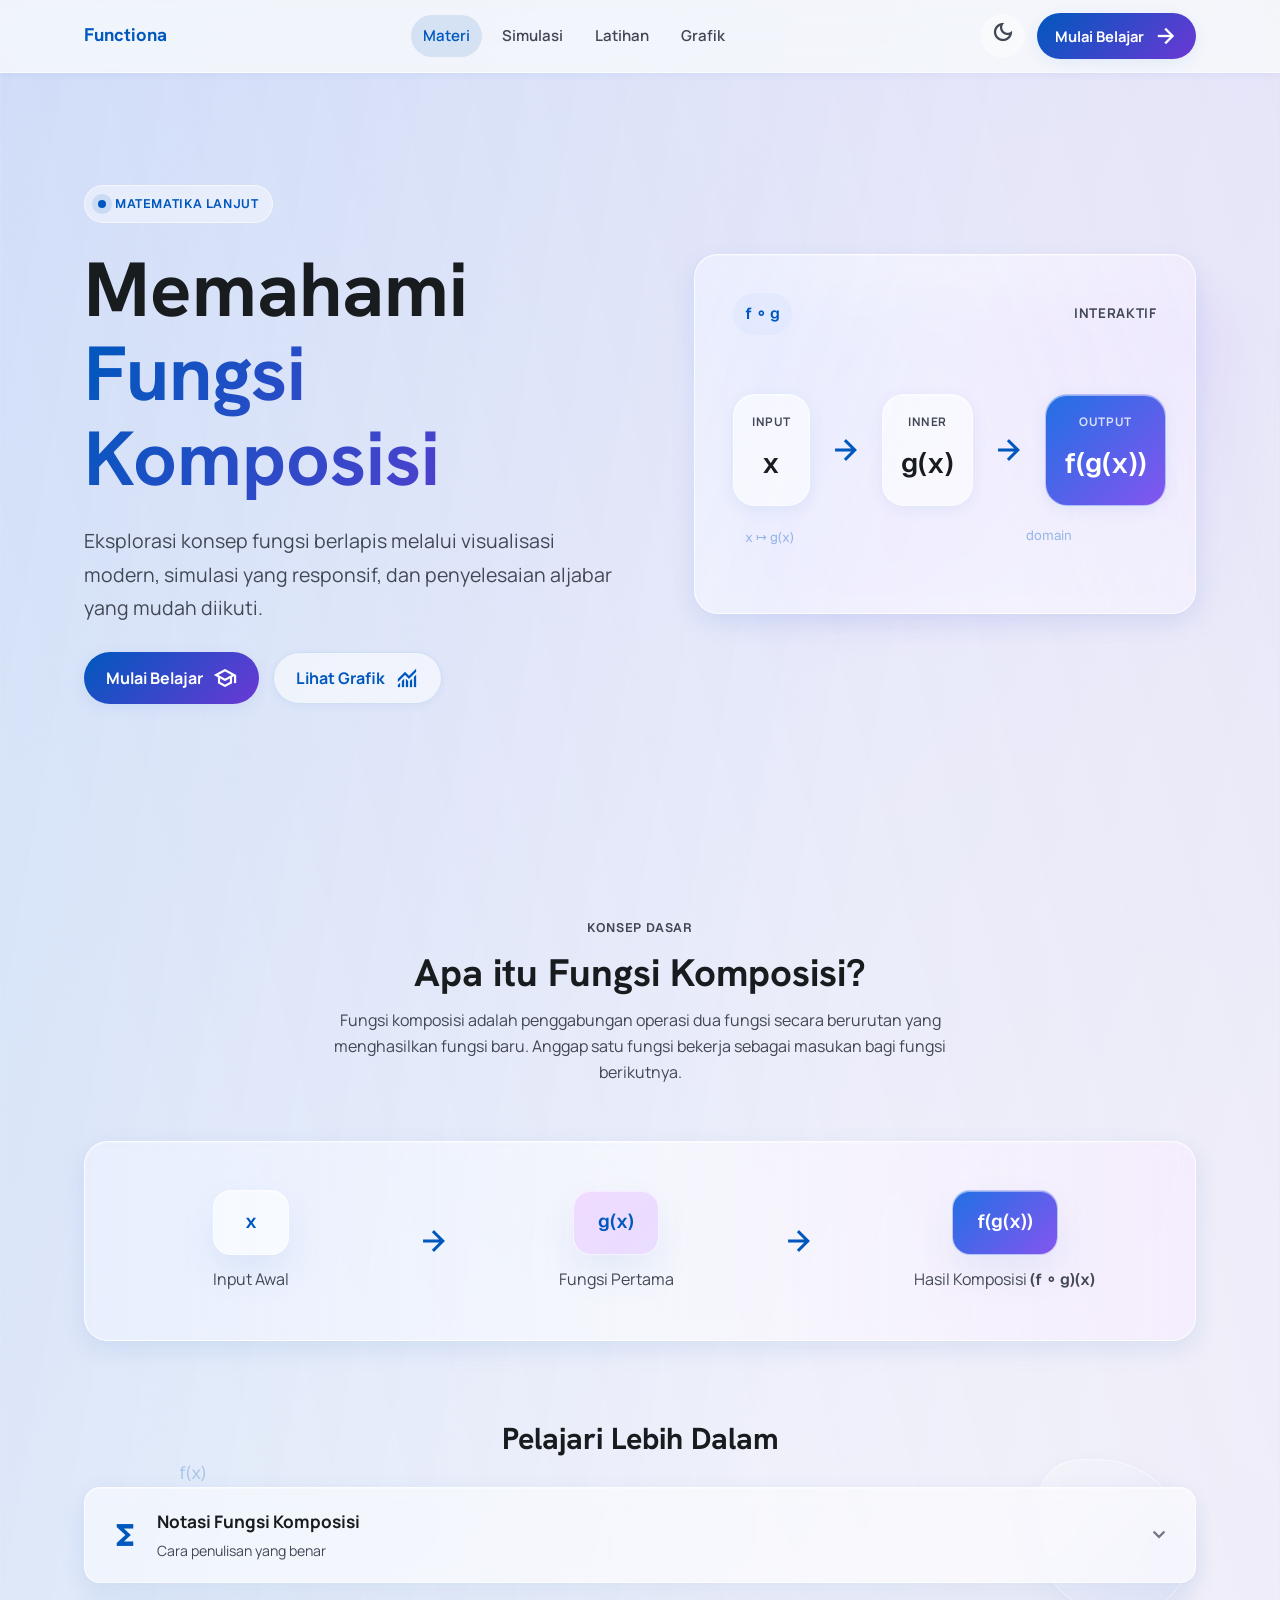
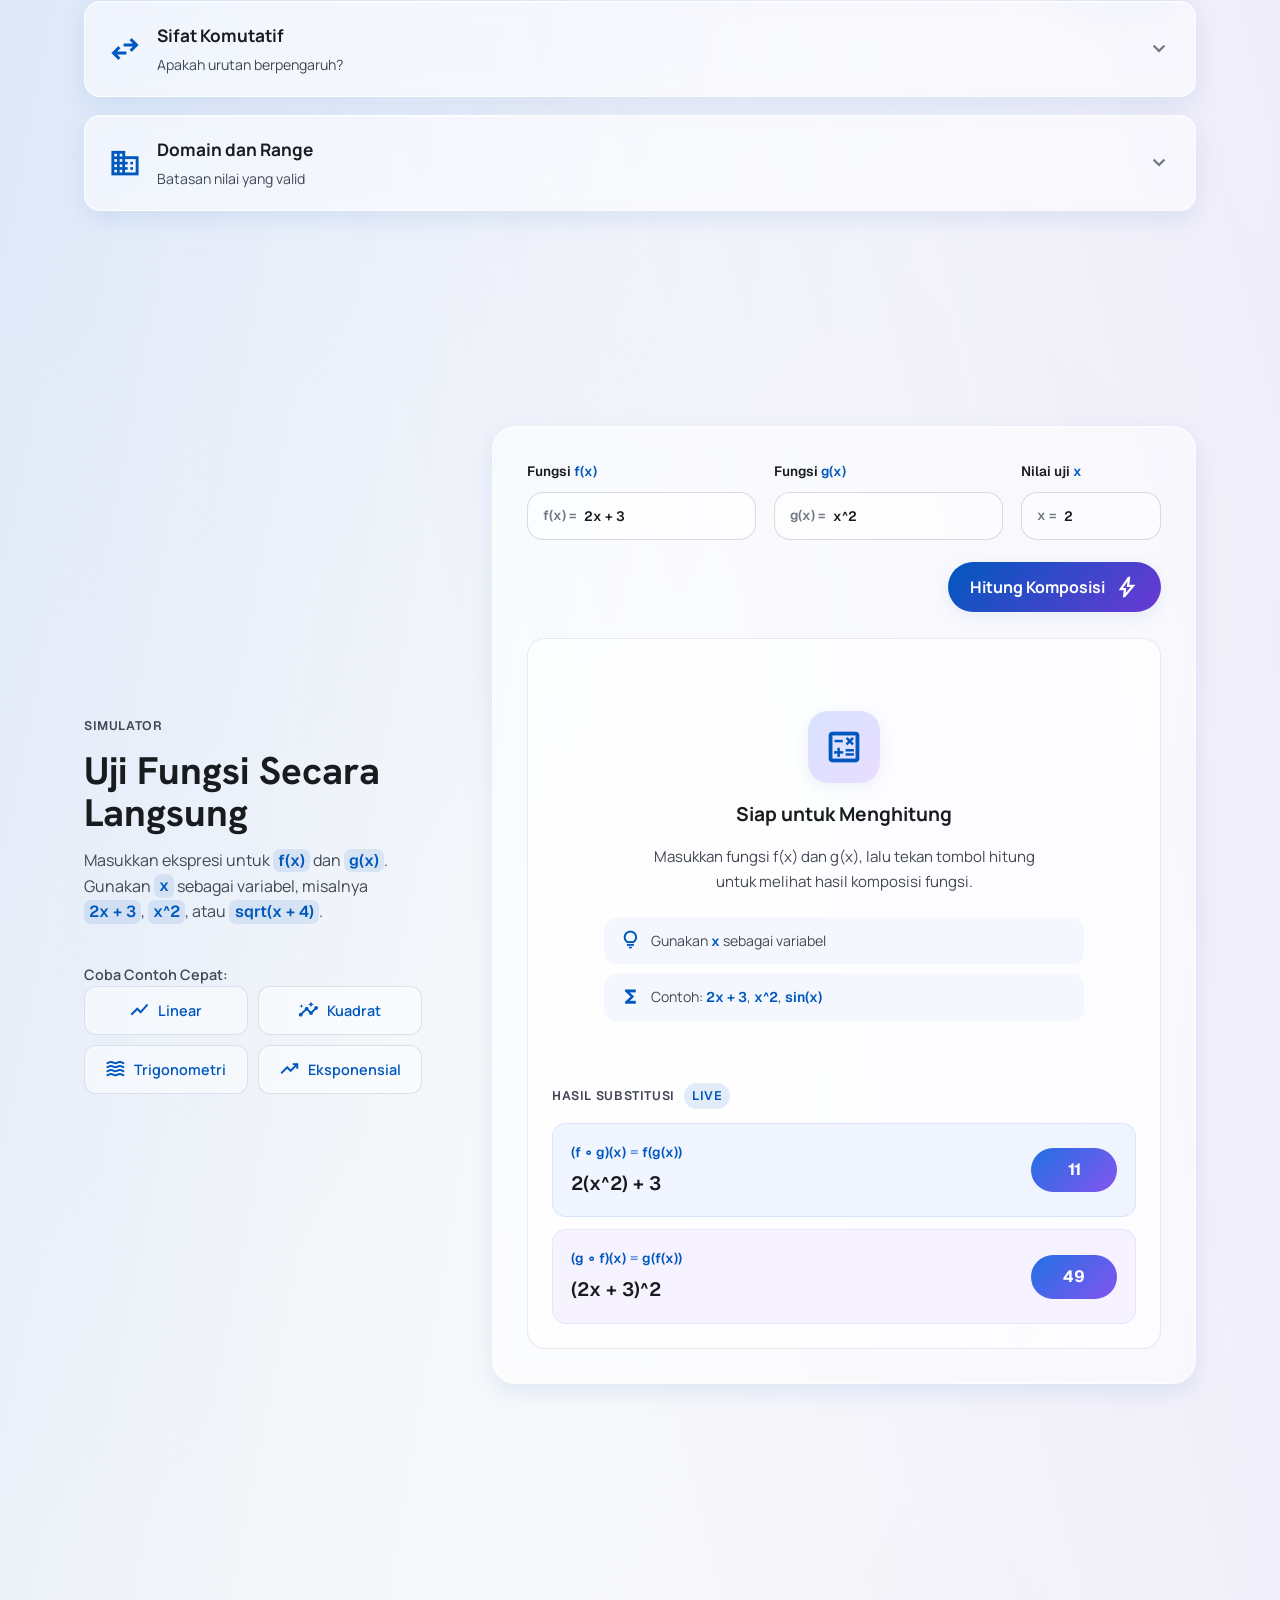
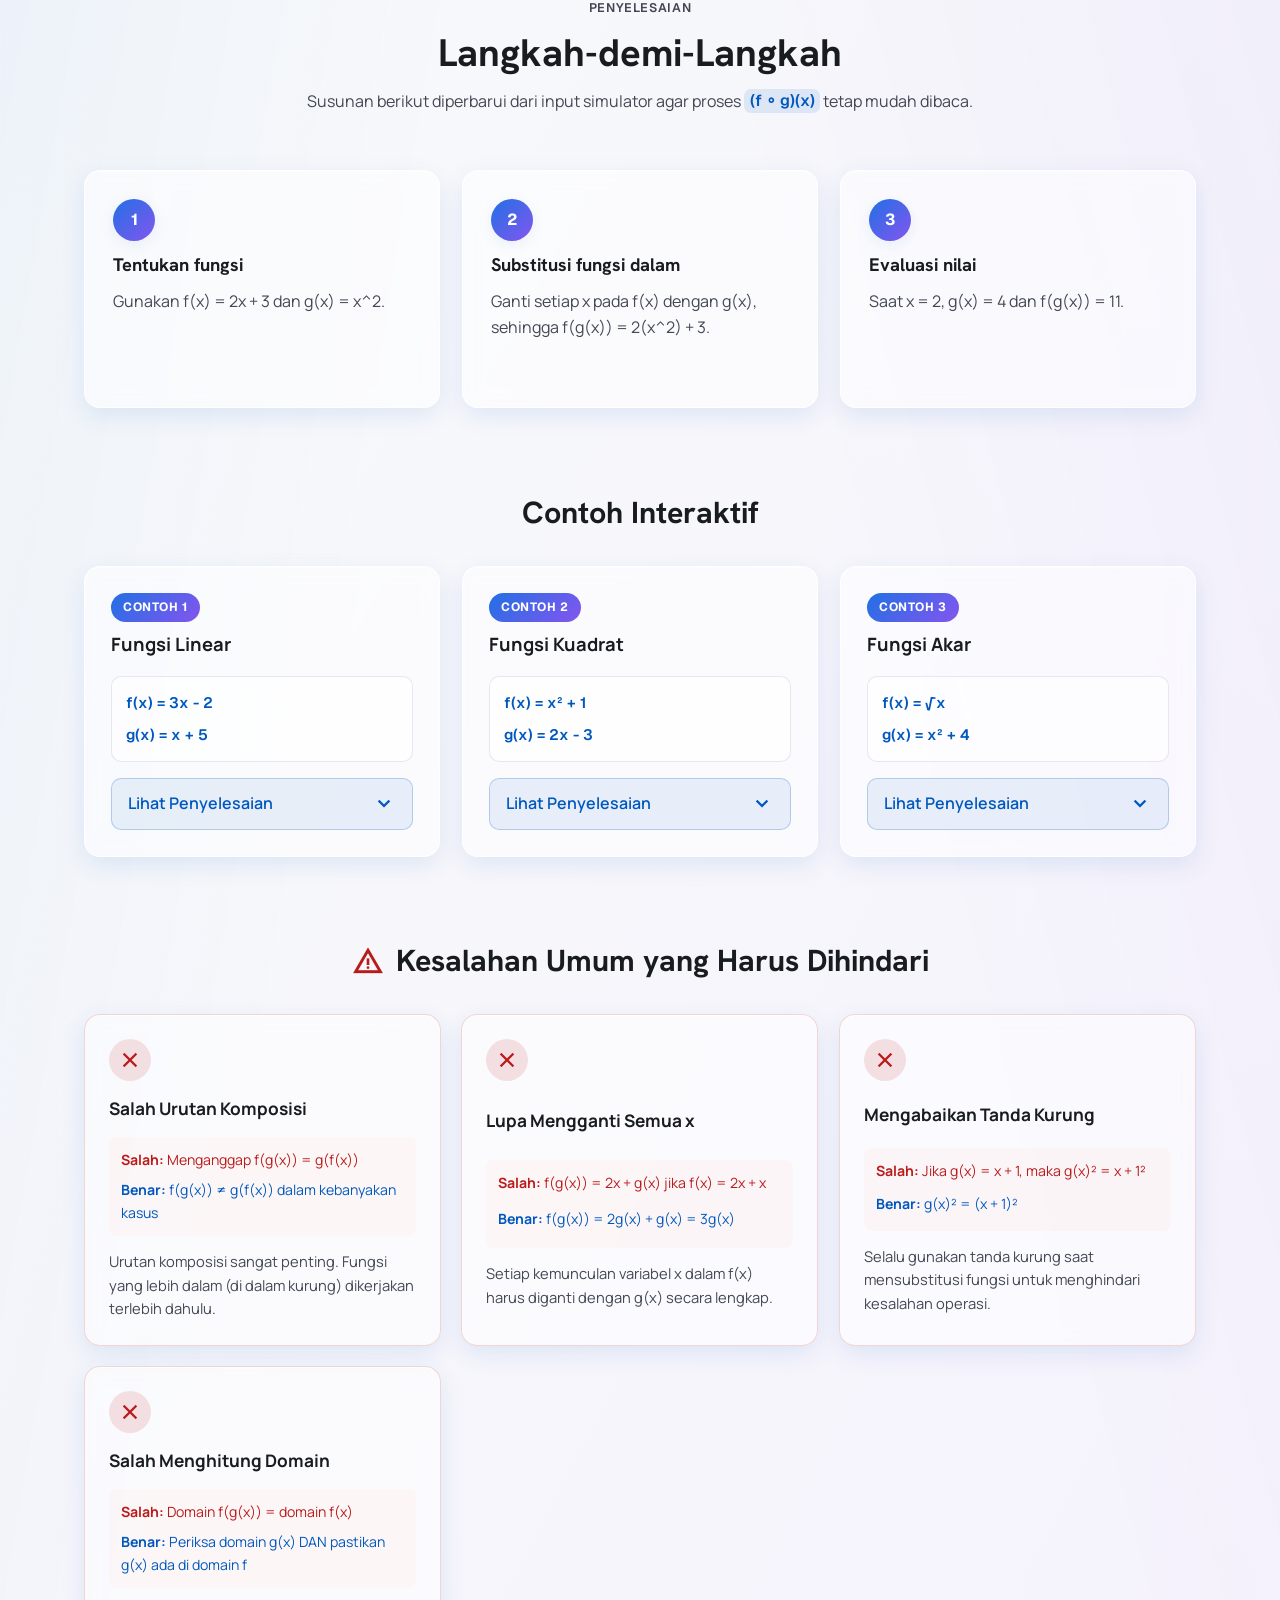
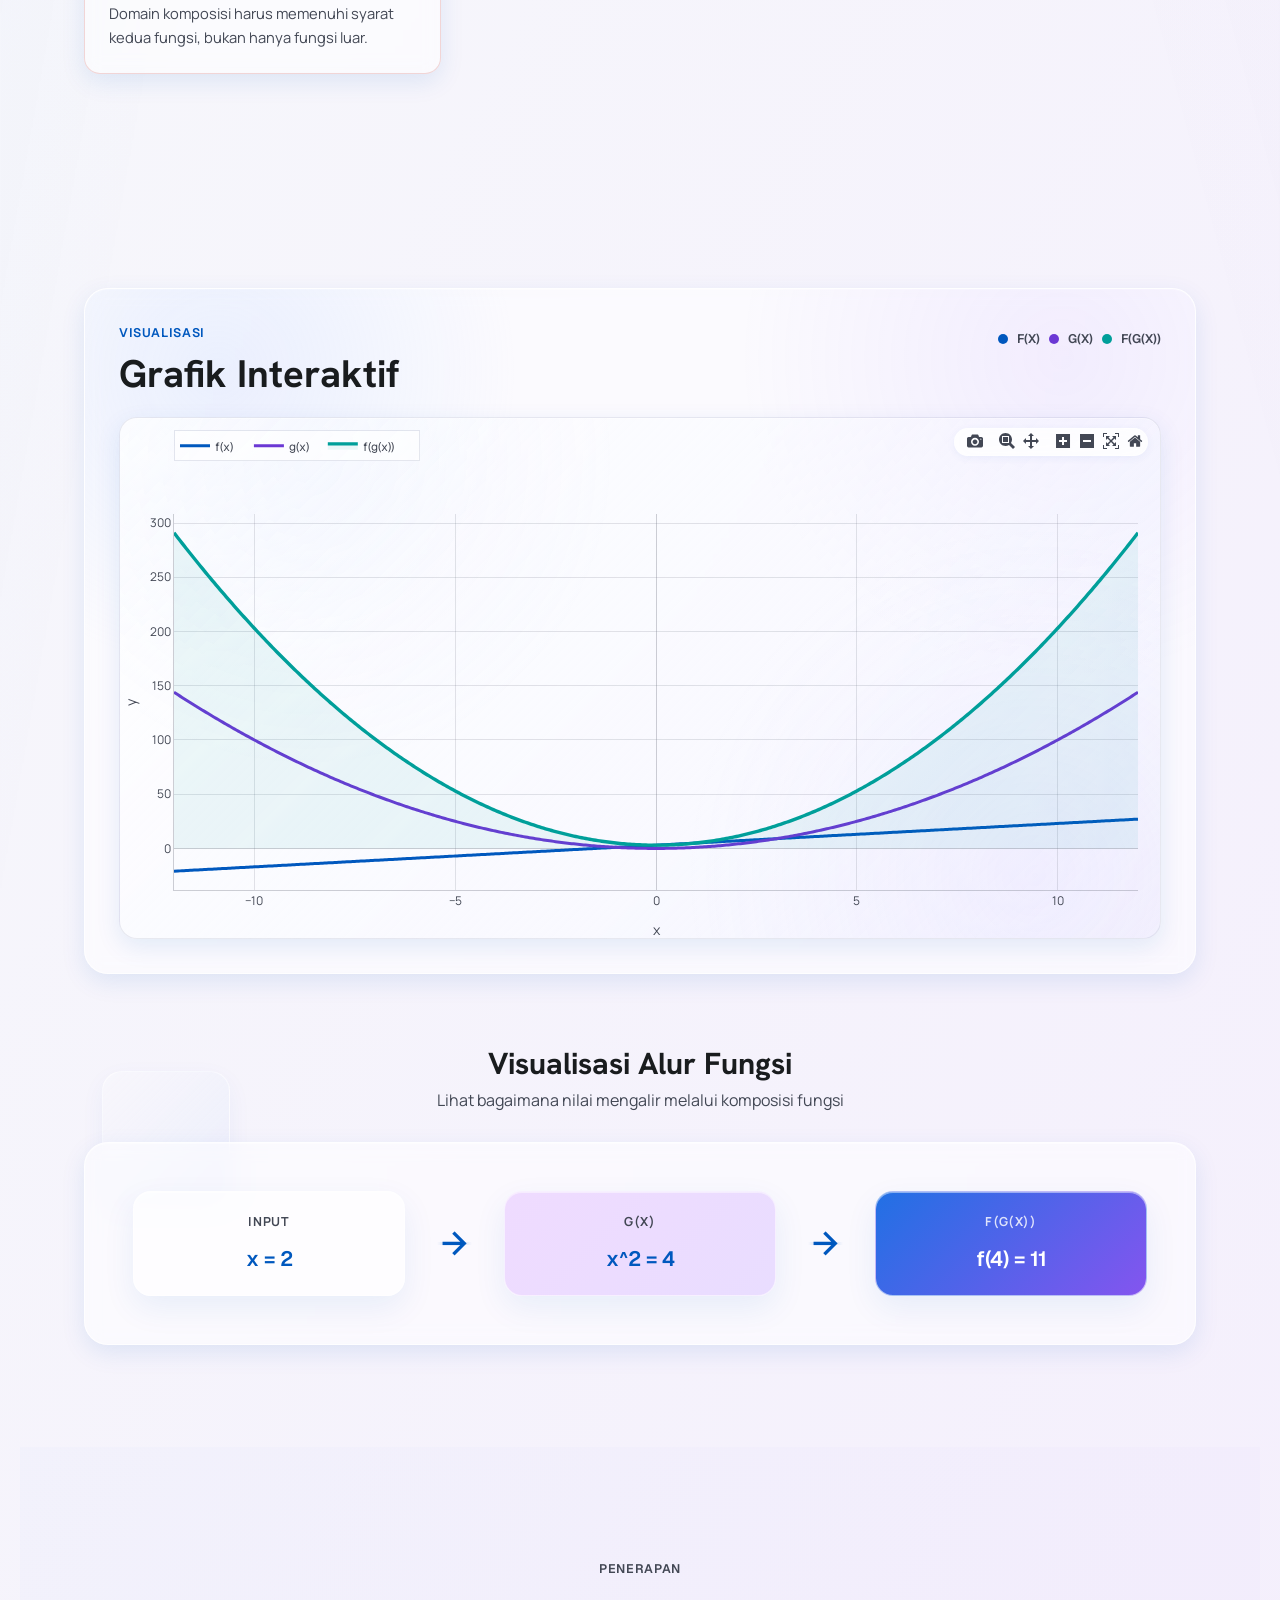
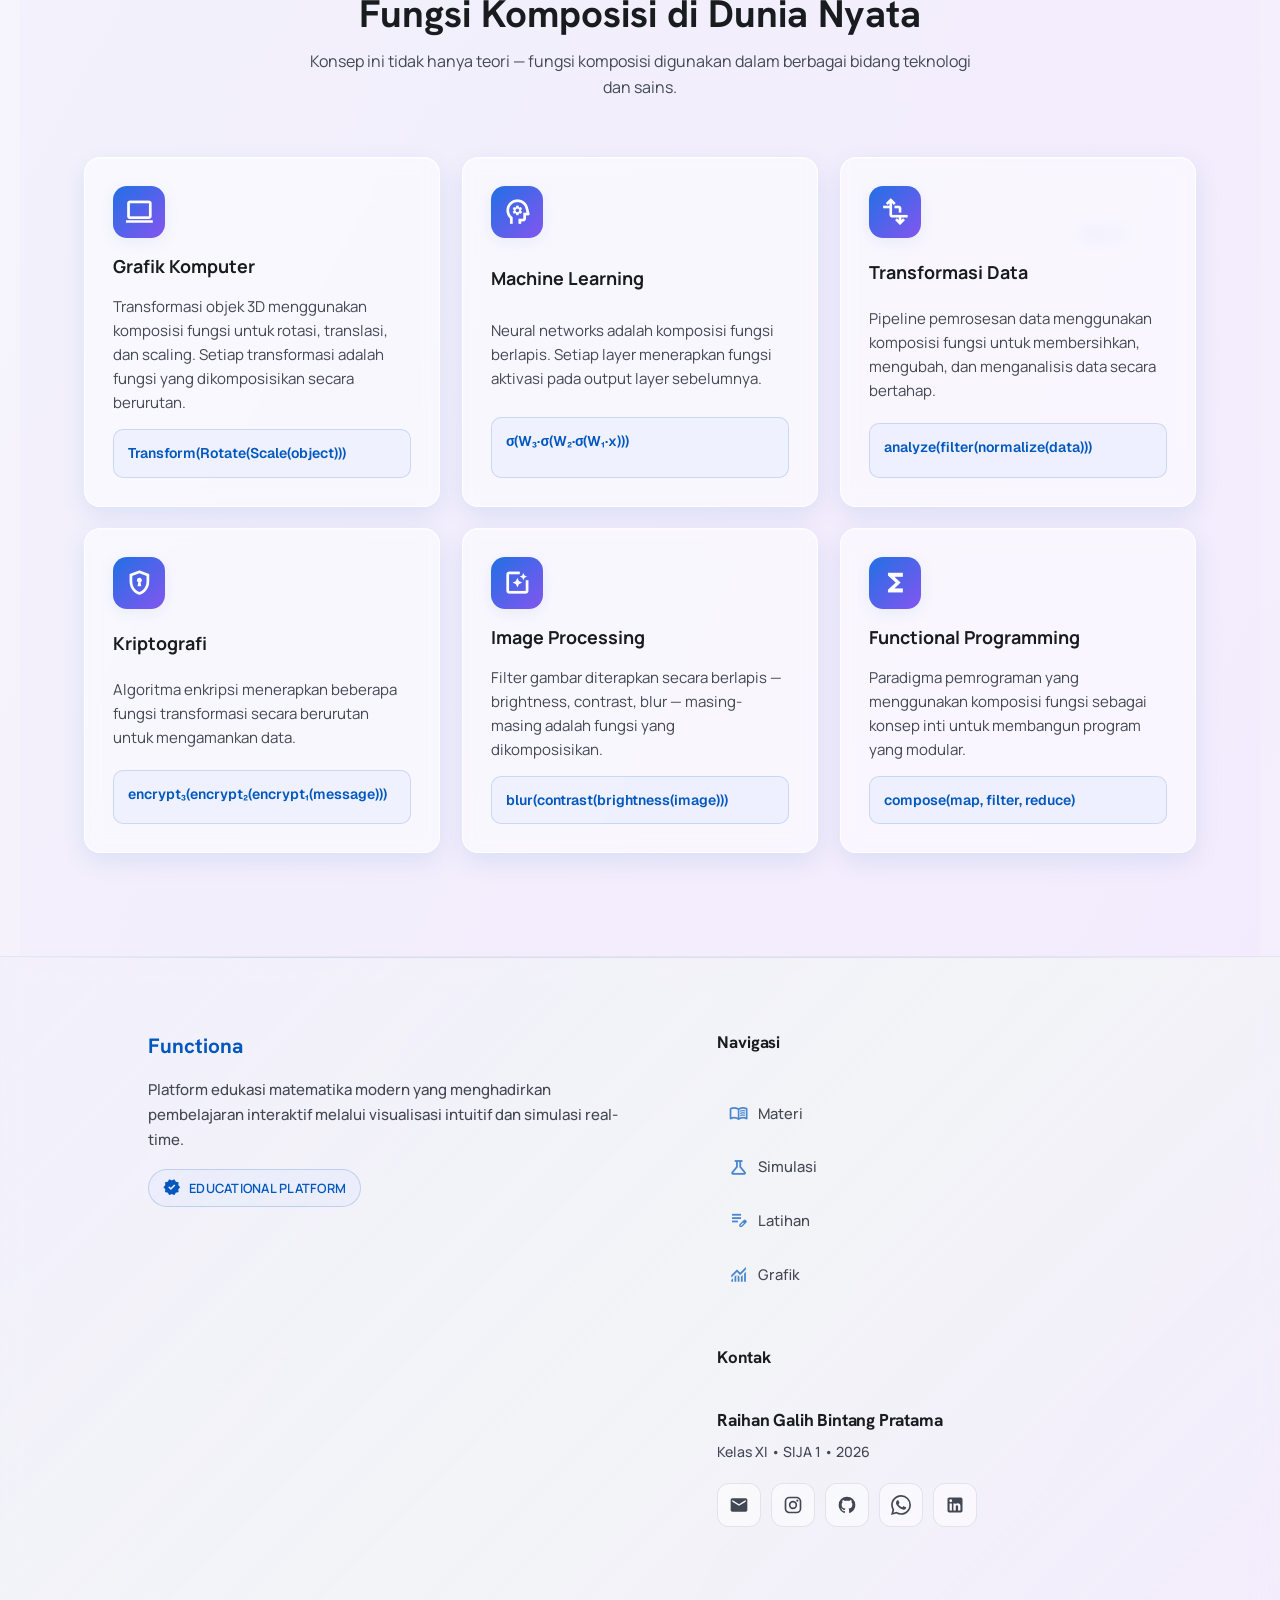
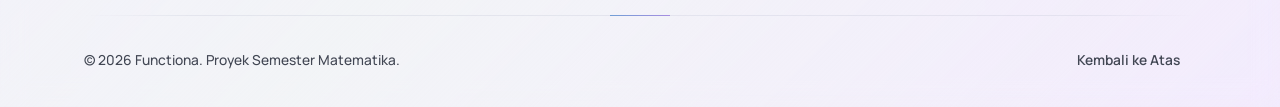
<file: index.html>
<!DOCTYPE html>
<html lang="id">
<head>
  <meta charset="utf-8">
  <meta name="viewport" content="width=device-width, initial-scale=1.0">
  <meta name="description" content="Website edukasi interaktif untuk memahami fungsi komposisi melalui simulasi, langkah penyelesaian, dan grafik Plotly.">
  <title>Functiona</title>
  <link rel="preconnect" href="https://fonts.googleapis.com">
  <link rel="preconnect" href="https://fonts.gstatic.com" crossorigin>
  <link href="https://fonts.googleapis.com/css2?family=Geist:wght@500;600&family=Hanken+Grotesk:wght@600;700&family=Manrope:wght@400;500;600;700&display=swap" rel="stylesheet">
  <link href="https://fonts.googleapis.com/css2?family=Material+Symbols+Outlined:wght,FILL@100..700,0..1&display=swap" rel="stylesheet">
  <link rel="icon" type="image/png" href="favicon.png">
  <link rel="stylesheet" href="styles.css">
  <script src="plotly-2.35.2.min.js"></script>
  <script src="app.js" defer></script>
</head>
<body>
  <div class="ambient-bg" aria-hidden="true">
    <div class="ambient-plane ambient-plane-a parallax-item" data-depth="0.08"></div>
    <div class="ambient-plane ambient-plane-b parallax-item" data-depth="-0.05"></div>
    <span class="ambient-symbol symbol-a parallax-item" data-depth="0.16">f(x)</span>
    <span class="ambient-symbol symbol-b parallax-item" data-depth="-0.12">g(x)</span>
    <span class="ambient-symbol symbol-c parallax-item" data-depth="0.1">f(g(x))</span>
    <span class="ambient-symbol symbol-d parallax-item" data-depth="-0.08">&sum;</span>
  </div>

  <header class="site-header" id="site-header">
    <div class="header-inner">
      <a class="brand" href="#top" aria-label="FungsiKomposisi beranda">Functiona</a>
      <nav class="primary-nav" aria-label="Navigasi utama">
        <a class="nav-link active" href="#materi">Materi</a>
        <a class="nav-link" href="#simulasi">Simulasi</a>
        <a class="nav-link" href="#latihan">Latihan</a>
        <a class="nav-link" href="#grafik">Grafik</a>
      </nav>
      <div class="header-actions">
        <button class="icon-button" id="theme-toggle" type="button" aria-label="Aktifkan mode gelap" aria-pressed="false">
          <span class="material-symbols-outlined" aria-hidden="true">dark_mode</span>
        </button>
        <a class="button button-small button-primary header-cta" href="#simulasi">
          <span>Mulai Belajar</span>
          <span class="material-symbols-outlined" aria-hidden="true">arrow_forward</span>
        </a>
        <button class="mobile-menu-toggle" id="mobile-menu-toggle" type="button" aria-label="Toggle menu" aria-expanded="false">
          <span class="hamburger-icon">
            <span class="hamburger-line"></span>
            <span class="hamburger-line"></span>
            <span class="hamburger-line"></span>
          </span>
        </button>
      </div>
    </div>
    
    <!-- Mobile Navigation Menu -->
    <nav class="mobile-nav" id="mobile-nav" aria-label="Mobile navigation">
      <div class="mobile-nav-inner">
        <div class="mobile-nav-header">
          <span class="mobile-nav-title">Menu</span>
          <button class="mobile-nav-close" id="mobile-nav-close" type="button" aria-label="Close menu">
            <span class="material-symbols-outlined">close</span>
          </button>
        </div>
        
        <div class="mobile-nav-content">
          <a class="mobile-nav-link" href="#top" data-mobile-link>
            <span class="mobile-nav-icon material-symbols-outlined">home</span>
            <span class="mobile-nav-text">Home</span>
            <span class="mobile-nav-arrow material-symbols-outlined">arrow_forward</span>
          </a>
          
          <a class="mobile-nav-link" href="#materi" data-mobile-link>
            <span class="mobile-nav-icon material-symbols-outlined">menu_book</span>
            <span class="mobile-nav-text">Materi</span>
            <span class="mobile-nav-arrow material-symbols-outlined">arrow_forward</span>
          </a>
          
          <a class="mobile-nav-link" href="#simulasi" data-mobile-link>
            <span class="mobile-nav-icon material-symbols-outlined">science</span>
            <span class="mobile-nav-text">Simulasi</span>
            <span class="mobile-nav-arrow material-symbols-outlined">arrow_forward</span>
          </a>
          
          <a class="mobile-nav-link" href="#latihan" data-mobile-link>
            <span class="mobile-nav-icon material-symbols-outlined">edit_note</span>
            <span class="mobile-nav-text">Latihan</span>
            <span class="mobile-nav-arrow material-symbols-outlined">arrow_forward</span>
          </a>
          
          <a class="mobile-nav-link" href="#grafik" data-mobile-link>
            <span class="mobile-nav-icon material-symbols-outlined">monitoring</span>
            <span class="mobile-nav-text">Grafik</span>
            <span class="mobile-nav-arrow material-symbols-outlined">arrow_forward</span>
          </a>
          
          <div class="mobile-nav-divider"></div>
          
          <a class="mobile-nav-link mobile-nav-link-secondary" href="#footer" data-mobile-link>
            <span class="mobile-nav-icon material-symbols-outlined">contact_mail</span>
            <span class="mobile-nav-text">Kontak</span>
            <span class="mobile-nav-arrow material-symbols-outlined">arrow_forward</span>
          </a>
        </div>
        
        <!-- Spacer to push footer to bottom -->
        <div class="mobile-nav-spacer"></div>
        
        <div class="mobile-nav-footer">
          <p class="mobile-nav-footer-text">Functiona - Platform Edukasi Matematika</p>
        </div>
      </div>
    </nav>
    
    <!-- Mobile Menu Overlay -->
    <div class="mobile-nav-overlay" id="mobile-nav-overlay"></div>
  </header>

  <main id="top">
    <section class="hero section-shell">
      <div class="hero-copy reveal-section">
        <div class="eyebrow">
          <span class="eyebrow-dot" aria-hidden="true"></span>
          <span>Matematika Lanjut</span>
        </div>
        <h1>Memahami <span>Fungsi Komposisi</span></h1>
        <p>
          Eksplorasi konsep fungsi berlapis melalui visualisasi modern, simulasi yang responsif,
          dan penyelesaian aljabar yang mudah diikuti.
        </p>
        <div class="hero-actions">
          <a class="button button-primary" href="#materi">
            <span>Mulai Belajar</span>
            <span class="material-symbols-outlined" aria-hidden="true">school</span>
          </a>
          <a class="button button-secondary" href="#grafik">
            <span>Lihat Grafik</span>
            <span class="material-symbols-outlined" aria-hidden="true">monitoring</span>
          </a>
        </div>
      </div>

      <div class="hero-visual reveal-section" aria-label="Ilustrasi fungsi komposisi">
        <div class="hero-glow" aria-hidden="true"></div>
        <div class="composition-stage glass-card">
          <div class="stage-ribbon">
            <span class="math-token">f &compfn; g</span>
            <span class="stage-status">interaktif</span>
          </div>
          <div class="composition-flow">
            <div class="function-node node-input">
              <span class="node-label">input</span>
              <code>x</code>
            </div>
            <span class="flow-arrow material-symbols-outlined" aria-hidden="true">arrow_forward</span>
            <div class="function-node node-g">
              <span class="node-label">inner</span>
              <code>g(x)</code>
            </div>
            <span class="flow-arrow material-symbols-outlined" aria-hidden="true">arrow_forward</span>
            <div class="function-node node-fog">
              <span class="node-label">output</span>
              <code>f(g(x))</code>
            </div>
          </div>
          <div class="floating-equations" aria-hidden="true">
            <span class="float-eq eq-one">x &mapsto; g(x)</span>
            <span class="float-eq eq-two">f(g(x))</span>
            <span class="float-eq eq-three">domain</span>
          </div>
        </div>
      </div>
    </section>

    <section class="section-shell reveal-section" id="materi">
      <div class="section-heading">
        <p class="section-kicker">Konsep Dasar</p>
        <h2>Apa itu Fungsi Komposisi?</h2>
        <p>
          Fungsi komposisi adalah penggabungan operasi dua fungsi secara berurutan yang menghasilkan
          fungsi baru. Anggap satu fungsi bekerja sebagai masukan bagi fungsi berikutnya.
        </p>
      </div>

      <div class="concept-flow glass-card">
        <div class="concept-gradient" aria-hidden="true"></div>
        <div class="concept-item">
          <div class="concept-box input-box"><code>x</code></div>
          <span>Input Awal</span>
        </div>
        <span class="concept-arrow material-symbols-outlined" aria-hidden="true">arrow_forward</span>
        <div class="concept-item">
          <div class="concept-box g-box"><code>g(x)</code></div>
          <span>Fungsi Pertama</span>
        </div>
        <span class="concept-arrow material-symbols-outlined" aria-hidden="true">arrow_forward</span>
        <div class="concept-item">
          <div class="concept-box fog-box"><code>f(g(x))</code></div>
          <span>Hasil Komposisi <code>(f &compfn; g)(x)</code></span>
        </div>
      </div>

      <div class="accordion-section">
        <h3 class="accordion-title">Pelajari Lebih Dalam</h3>
        <div class="accordion-grid">
          <article class="accordion-card glass-card">
            <button class="accordion-trigger" type="button" aria-expanded="false">
              <span class="accordion-icon material-symbols-outlined">functions</span>
              <div class="accordion-header-text">
                <h4>Notasi Fungsi Komposisi</h4>
                <p>Cara penulisan yang benar</p>
              </div>
              <span class="accordion-chevron material-symbols-outlined">expand_more</span>
            </button>
            <div class="accordion-content" hidden>
              <p>Fungsi komposisi ditulis sebagai <code class="math-inline">(f ∘ g)(x)</code> atau <code class="math-inline">f(g(x))</code>.</p>
              <p><strong>Urutan penting:</strong> Baca dari kanan ke kiri. Fungsi <code class="math-inline">g</code> dikerjakan terlebih dahulu, kemudian hasilnya menjadi input untuk fungsi <code class="math-inline">f</code>.</p>
              <p><strong>Contoh:</strong> Jika <code class="math-inline">f(x) = 2x</code> dan <code class="math-inline">g(x) = x + 3</code>, maka <code class="math-inline">f(g(x)) = 2(x + 3) = 2x + 6</code>.</p>
            </div>
          </article>

          <article class="accordion-card glass-card">
            <button class="accordion-trigger" type="button" aria-expanded="false">
              <span class="accordion-icon material-symbols-outlined">swap_horiz</span>
              <div class="accordion-header-text">
                <h4>Sifat Komutatif</h4>
                <p>Apakah urutan berpengaruh?</p>
              </div>
              <span class="accordion-chevron material-symbols-outlined">expand_more</span>
            </button>
            <div class="accordion-content" hidden>
              <p><strong>Fungsi komposisi TIDAK komutatif.</strong> Artinya, <code class="math-inline">f(g(x)) ≠ g(f(x))</code> dalam kebanyakan kasus.</p>
              <p><strong>Contoh:</strong></p>
              <ul>
                <li><code class="math-inline">f(x) = x²</code>, <code class="math-inline">g(x) = x + 1</code></li>
                <li><code class="math-inline">f(g(x)) = (x + 1)² = x² + 2x + 1</code></li>
                <li><code class="math-inline">g(f(x)) = x² + 1</code></li>
              </ul>
              <p>Hasilnya berbeda! Urutan sangat penting dalam komposisi fungsi.</p>
            </div>
          </article>

          <article class="accordion-card glass-card">
            <button class="accordion-trigger" type="button" aria-expanded="false">
              <span class="accordion-icon material-symbols-outlined">domain</span>
              <div class="accordion-header-text">
                <h4>Domain dan Range</h4>
                <p>Batasan nilai yang valid</p>
              </div>
              <span class="accordion-chevron material-symbols-outlined">expand_more</span>
            </button>
            <div class="accordion-content" hidden>
              <p><strong>Domain</strong> dari <code class="math-inline">f(g(x))</code> adalah semua nilai <code class="math-inline">x</code> yang memenuhi:</p>
              <ol>
                <li><code class="math-inline">x</code> ada di domain <code class="math-inline">g(x)</code></li>
                <li><code class="math-inline">g(x)</code> ada di domain <code class="math-inline">f(x)</code></li>
              </ol>
              <p><strong>Contoh:</strong> Jika <code class="math-inline">f(x) = √x</code> dan <code class="math-inline">g(x) = x - 5</code>, maka domain <code class="math-inline">f(g(x))</code> adalah <code class="math-inline">x ≥ 5</code> karena <code class="math-inline">x - 5 ≥ 0</code>.</p>
            </div>
          </article>
        </div>
      </div>
    </section>

    <section class="section-shell simulator-section reveal-section" id="simulasi">
      <div class="simulator-copy">
        <p class="section-kicker">Simulator</p>
        <h2>Uji Fungsi Secara Langsung</h2>
        <p>
          Masukkan ekspresi untuk <code class="math-inline">f(x)</code> dan <code class="math-inline">g(x)</code>.
          Gunakan <code class="math-inline">x</code> sebagai variabel, misalnya <code class="math-inline">2x + 3</code>,
          <code class="math-inline">x^2</code>, atau <code class="math-inline">sqrt(x + 4)</code>.
        </p>
        
        <div class="preset-buttons">
          <p class="preset-label">Coba Contoh Cepat:</p>
          <div class="preset-grid">
            <button class="preset-btn" type="button" data-preset="linear">
              <span class="material-symbols-outlined">show_chart</span>
              <span>Linear</span>
            </button>
            <button class="preset-btn" type="button" data-preset="quadratic">
              <span class="material-symbols-outlined">insights</span>
              <span>Kuadrat</span>
            </button>
            <button class="preset-btn" type="button" data-preset="trigonometric">
              <span class="material-symbols-outlined">waves</span>
              <span>Trigonometri</span>
            </button>
            <button class="preset-btn" type="button" data-preset="exponential">
              <span class="material-symbols-outlined">trending_up</span>
              <span>Eksponensial</span>
            </button>
          </div>
        </div>
      </div>

      <div class="simulator-panel glass-card">
        <form class="simulator-form" id="composition-form" novalidate>
          <div class="field-grid">
            <label class="input-group" for="func-f">
              <span>Fungsi <code>f(x)</code></span>
              <span class="input-shell">
                <span class="input-prefix">f(x) =</span>
                <input id="func-f" name="func-f" type="text" value="2x + 3" autocomplete="off" spellcheck="false">
              </span>
            </label>

            <label class="input-group" for="func-g">
              <span>Fungsi <code>g(x)</code></span>
              <span class="input-shell">
                <span class="input-prefix">g(x) =</span>
                <input id="func-g" name="func-g" type="text" value="x^2" autocomplete="off" spellcheck="false">
              </span>
            </label>

            <label class="input-group input-group-x" for="eval-x">
              <span>Nilai uji <code>x</code></span>
              <span class="input-shell compact">
                <span class="input-prefix">x =</span>
                <input id="eval-x" name="eval-x" type="number" value="2" step="0.5">
              </span>
            </label>
          </div>

          <div class="form-actions">
            <p class="validation-message" id="validation-message" role="alert" aria-live="polite"></p>
            <button class="button button-primary calculate-button" id="btn-hitung" type="submit">
              <span>Hitung Komposisi</span>
              <span class="material-symbols-outlined" aria-hidden="true">bolt</span>
            </button>
          </div>
        </form>

        <div class="results-panel" aria-live="polite">
          <div class="empty-state" id="empty-state">
            <div class="empty-state-icon">
              <span class="material-symbols-outlined">calculate</span>
            </div>
            <h4>Siap untuk Menghitung</h4>
            <p>Masukkan fungsi f(x) dan g(x), lalu tekan tombol hitung untuk melihat hasil komposisi fungsi.</p>
            <div class="empty-state-hints">
              <div class="hint-item">
                <span class="material-symbols-outlined">lightbulb</span>
                <span>Gunakan <code>x</code> sebagai variabel</span>
              </div>
              <div class="hint-item">
                <span class="material-symbols-outlined">functions</span>
                <span>Contoh: <code>2x + 3</code>, <code>x^2</code>, <code>sin(x)</code></span>
              </div>
            </div>
          </div>
          <div class="results-content" id="results-content" hidden>
            <div class="panel-header">
              <span>Hasil Substitusi</span>
              <span class="result-badge">live</span>
            </div>
            <div class="result-list">
              <article class="result-row result-primary" data-result-card>
                <div>
                  <span class="result-label"><code>(f &compfn; g)(x)</code> = <code>f(g(x))</code></span>
                  <code class="result-expression" id="result-fog">2(x^2) + 3</code>
                </div>
                <strong class="result-value" id="value-fog">11</strong>
              </article>
              <article class="result-row result-secondary" data-result-card>
                <div>
                  <span class="result-label"><code>(g &compfn; f)(x)</code> = <code>g(f(x))</code></span>
                  <code class="result-expression" id="result-gof">(2x + 3)^2</code>
                </div>
                <strong class="result-value" id="value-gof">49</strong>
              </article>
            </div>
          </div>
        </div>
      </div>
    </section>

    <section class="section-shell reveal-section" id="latihan">
      <div class="section-heading">
        <p class="section-kicker">Penyelesaian</p>
        <h2>Langkah-demi-Langkah</h2>
        <p>
          Susunan berikut diperbarui dari input simulator agar proses <code class="math-inline">(f &compfn; g)(x)</code>
          tetap mudah dibaca.
        </p>
      </div>

      <div class="steps-grid">
        <article class="step-card glass-card">
          <div class="step-number">1</div>
          <h3>Tentukan fungsi</h3>
          <p id="step-define">Gunakan f(x) = 2x + 3 dan g(x) = x^2.</p>
        </article>
        <article class="step-card glass-card">
          <div class="step-number">2</div>
          <h3>Substitusi fungsi dalam</h3>
          <p id="step-substitute">Ganti setiap x pada f(x) dengan g(x), sehingga f(g(x)) = 2(x^2) + 3.</p>
        </article>
        <article class="step-card glass-card">
          <div class="step-number">3</div>
          <h3>Evaluasi nilai</h3>
          <p id="step-evaluate">Saat x = 2, g(x) = 4 dan f(g(x)) = 11.</p>
        </article>
      </div>

      <div class="interactive-examples">
        <h3 class="examples-title">Contoh Interaktif</h3>
        <div class="examples-grid">
          <article class="example-card glass-card">
            <div class="example-header">
              <span class="example-badge">Contoh 1</span>
              <h4>Fungsi Linear</h4>
            </div>
            <div class="example-functions">
              <code>f(x) = 3x - 2</code>
              <code>g(x) = x + 5</code>
            </div>
            <button class="example-expand" type="button" aria-expanded="false">
              <span>Lihat Penyelesaian</span>
              <span class="material-symbols-outlined">expand_more</span>
            </button>
            <div class="example-solution" hidden>
              <div class="solution-step">
                <span class="step-label">Langkah 1:</span>
                <p>Substitusi g(x) ke dalam f(x)</p>
                <code class="solution-code">f(g(x)) = 3(x + 5) - 2</code>
              </div>
              <div class="solution-step">
                <span class="step-label">Langkah 2:</span>
                <p>Sederhanakan ekspresi</p>
                <code class="solution-code">= 3x + 15 - 2</code>
              </div>
              <div class="solution-step">
                <span class="step-label">Hasil Akhir:</span>
                <code class="solution-code highlight">f(g(x)) = 3x + 13</code>
              </div>
              <div class="solution-step">
                <span class="step-label">Verifikasi dengan x = 2:</span>
                <p>g(2) = 7, f(7) = 19 ✓</p>
              </div>
            </div>
          </article>

          <article class="example-card glass-card">
            <div class="example-header">
              <span class="example-badge">Contoh 2</span>
              <h4>Fungsi Kuadrat</h4>
            </div>
            <div class="example-functions">
              <code>f(x) = x² + 1</code>
              <code>g(x) = 2x - 3</code>
            </div>
            <button class="example-expand" type="button" aria-expanded="false">
              <span>Lihat Penyelesaian</span>
              <span class="material-symbols-outlined">expand_more</span>
            </button>
            <div class="example-solution" hidden>
              <div class="solution-step">
                <span class="step-label">Langkah 1:</span>
                <p>Substitusi g(x) ke dalam f(x)</p>
                <code class="solution-code">f(g(x)) = (2x - 3)² + 1</code>
              </div>
              <div class="solution-step">
                <span class="step-label">Langkah 2:</span>
                <p>Ekspansi kuadrat</p>
                <code class="solution-code">= 4x² - 12x + 9 + 1</code>
              </div>
              <div class="solution-step">
                <span class="step-label">Hasil Akhir:</span>
                <code class="solution-code highlight">f(g(x)) = 4x² - 12x + 10</code>
              </div>
              <div class="solution-step">
                <span class="step-label">Verifikasi dengan x = 1:</span>
                <p>g(1) = -1, f(-1) = 2 ✓</p>
              </div>
            </div>
          </article>

          <article class="example-card glass-card">
            <div class="example-header">
              <span class="example-badge">Contoh 3</span>
              <h4>Fungsi Akar</h4>
            </div>
            <div class="example-functions">
              <code>f(x) = √x</code>
              <code>g(x) = x² + 4</code>
            </div>
            <button class="example-expand" type="button" aria-expanded="false">
              <span>Lihat Penyelesaian</span>
              <span class="material-symbols-outlined">expand_more</span>
            </button>
            <div class="example-solution" hidden>
              <div class="solution-step">
                <span class="step-label">Langkah 1:</span>
                <p>Substitusi g(x) ke dalam f(x)</p>
                <code class="solution-code">f(g(x)) = √(x² + 4)</code>
              </div>
              <div class="solution-step">
                <span class="step-label">Analisis Domain:</span>
                <p>Karena x² + 4 selalu positif, domain adalah semua bilangan real</p>
              </div>
              <div class="solution-step">
                <span class="step-label">Hasil Akhir:</span>
                <code class="solution-code highlight">f(g(x)) = √(x² + 4)</code>
              </div>
              <div class="solution-step">
                <span class="step-label">Verifikasi dengan x = 0:</span>
                <p>g(0) = 4, f(4) = 2 ✓</p>
              </div>
            </div>
          </article>
        </div>
      </div>

      <div class="mistakes-section">
        <h3 class="mistakes-title">
          <span class="material-symbols-outlined">warning</span>
          Kesalahan Umum yang Harus Dihindari
        </h3>
        <div class="mistakes-grid">
          <article class="mistake-card glass-card">
            <div class="mistake-icon">
              <span class="material-symbols-outlined">close</span>
            </div>
            <h4>Salah Urutan Komposisi</h4>
            <div class="mistake-example">
              <p class="mistake-wrong"><strong>Salah:</strong> Menganggap f(g(x)) = g(f(x))</p>
              <p class="mistake-right"><strong>Benar:</strong> f(g(x)) ≠ g(f(x)) dalam kebanyakan kasus</p>
            </div>
            <p class="mistake-explanation">Urutan komposisi sangat penting. Fungsi yang lebih dalam (di dalam kurung) dikerjakan terlebih dahulu.</p>
          </article>

          <article class="mistake-card glass-card">
            <div class="mistake-icon">
              <span class="material-symbols-outlined">close</span>
            </div>
            <h4>Lupa Mengganti Semua x</h4>
            <div class="mistake-example">
              <p class="mistake-wrong"><strong>Salah:</strong> f(g(x)) = 2x + g(x) jika f(x) = 2x + x</p>
              <p class="mistake-right"><strong>Benar:</strong> f(g(x)) = 2g(x) + g(x) = 3g(x)</p>
            </div>
            <p class="mistake-explanation">Setiap kemunculan variabel x dalam f(x) harus diganti dengan g(x) secara lengkap.</p>
          </article>

          <article class="mistake-card glass-card">
            <div class="mistake-icon">
              <span class="material-symbols-outlined">close</span>
            </div>
            <h4>Mengabaikan Tanda Kurung</h4>
            <div class="mistake-example">
              <p class="mistake-wrong"><strong>Salah:</strong> Jika g(x) = x + 1, maka g(x)² = x + 1²</p>
              <p class="mistake-right"><strong>Benar:</strong> g(x)² = (x + 1)²</p>
            </div>
            <p class="mistake-explanation">Selalu gunakan tanda kurung saat mensubstitusi fungsi untuk menghindari kesalahan operasi.</p>
          </article>

          <article class="mistake-card glass-card">
            <div class="mistake-icon">
              <span class="material-symbols-outlined">close</span>
            </div>
            <h4>Salah Menghitung Domain</h4>
            <div class="mistake-example">
              <p class="mistake-wrong"><strong>Salah:</strong> Domain f(g(x)) = domain f(x)</p>
              <p class="mistake-right"><strong>Benar:</strong> Periksa domain g(x) DAN pastikan g(x) ada di domain f</p>
            </div>
            <p class="mistake-explanation">Domain komposisi harus memenuhi syarat kedua fungsi, bukan hanya fungsi luar.</p>
          </article>
        </div>
      </div>
    </section>

    <section class="section-shell reveal-section" id="grafik">
      <div class="chart-panel glass-card">
        <div class="chart-heading">
          <div>
            <p class="section-kicker">Visualisasi</p>
            <h2>Grafik Interaktif</h2>
          </div>
          <div class="chart-legend-note">
            <span class="legend-dot dot-f"></span><code>f(x)</code>
            <span class="legend-dot dot-g"></span><code>g(x)</code>
            <span class="legend-dot dot-fog"></span><code>f(g(x))</code>
          </div>
        </div>
        <div class="plot-wrap">
          <div id="plot" class="plotly-chart" role="img" aria-label="Grafik f(x), g(x), dan f(g(x))"></div>
          <div class="plot-loading" id="plot-loading" aria-hidden="true">
            <span class="loading-orbit"></span>
            <span>Memuat grafik</span>
          </div>
          <p class="plot-status" id="plot-status" aria-live="polite"></p>
        </div>
      </div>

      <div class="flow-visualization">
        <h3 class="flow-title">Visualisasi Alur Fungsi</h3>
        <p class="flow-description">Lihat bagaimana nilai mengalir melalui komposisi fungsi</p>
        <div class="flow-container glass-card">
          <div class="flow-stage">
            <div class="flow-node flow-input">
              <span class="flow-node-label">Input</span>
              <code class="flow-value" id="flow-input-value">x = 2</code>
            </div>
            <div class="flow-arrow-animated">
              <span class="material-symbols-outlined">arrow_forward</span>
              <div class="flow-arrow-trail"></div>
            </div>
            <div class="flow-node flow-g">
              <span class="flow-node-label">g(x)</span>
              <code class="flow-value" id="flow-g-value">x² = 4</code>
            </div>
            <div class="flow-arrow-animated">
              <span class="material-symbols-outlined">arrow_forward</span>
              <div class="flow-arrow-trail"></div>
            </div>
            <div class="flow-node flow-f">
              <span class="flow-node-label">f(g(x))</span>
              <code class="flow-value" id="flow-f-value">2(4) + 3 = 11</code>
            </div>
          </div>
        </div>
      </div>
    </section>

    <section class="section-shell applications-section reveal-section">
      <div class="section-heading">
        <p class="section-kicker">Penerapan</p>
        <h2>Fungsi Komposisi di Dunia Nyata</h2>
        <p>Konsep ini tidak hanya teori — fungsi komposisi digunakan dalam berbagai bidang teknologi dan sains.</p>
      </div>

      <div class="applications-grid">
        <article class="application-card glass-card">
          <div class="application-icon">
            <span class="material-symbols-outlined">computer</span>
          </div>
          <h4>Grafik Komputer</h4>
          <p>Transformasi objek 3D menggunakan komposisi fungsi untuk rotasi, translasi, dan scaling. Setiap transformasi adalah fungsi yang dikomposisikan secara berurutan.</p>
          <div class="application-example">
            <code>Transform(Rotate(Scale(object)))</code>
          </div>
        </article>

        <article class="application-card glass-card">
          <div class="application-icon">
            <span class="material-symbols-outlined">psychology</span>
          </div>
          <h4>Machine Learning</h4>
          <p>Neural networks adalah komposisi fungsi berlapis. Setiap layer menerapkan fungsi aktivasi pada output layer sebelumnya.</p>
          <div class="application-example">
            <code>σ(W₃·σ(W₂·σ(W₁·x)))</code>
          </div>
        </article>

        <article class="application-card glass-card">
          <div class="application-icon">
            <span class="material-symbols-outlined">transform</span>
          </div>
          <h4>Transformasi Data</h4>
          <p>Pipeline pemrosesan data menggunakan komposisi fungsi untuk membersihkan, mengubah, dan menganalisis data secara bertahap.</p>
          <div class="application-example">
            <code>analyze(filter(normalize(data)))</code>
          </div>
        </article>

        <article class="application-card glass-card">
          <div class="application-icon">
            <span class="material-symbols-outlined">encrypted</span>
          </div>
          <h4>Kriptografi</h4>
          <p>Algoritma enkripsi menerapkan beberapa fungsi transformasi secara berurutan untuk mengamankan data.</p>
          <div class="application-example">
            <code>encrypt₃(encrypt₂(encrypt₁(message)))</code>
          </div>
        </article>

        <article class="application-card glass-card">
          <div class="application-icon">
            <span class="material-symbols-outlined">photo_filter</span>
          </div>
          <h4>Image Processing</h4>
          <p>Filter gambar diterapkan secara berlapis — brightness, contrast, blur — masing-masing adalah fungsi yang dikomposisikan.</p>
          <div class="application-example">
            <code>blur(contrast(brightness(image)))</code>
          </div>
        </article>

        <article class="application-card glass-card">
          <div class="application-icon">
            <span class="material-symbols-outlined">functions</span>
          </div>
          <h4>Functional Programming</h4>
          <p>Paradigma pemrograman yang menggunakan komposisi fungsi sebagai konsep inti untuk membangun program yang modular.</p>
          <div class="application-example">
            <code>compose(map, filter, reduce)</code>
          </div>
        </article>
      </div>
    </section>
  </main>

  <footer class="site-footer" id="footer">
    <div class="footer-container">
      <div class="footer-inner">
        <div class="footer-brand-section">
          <a class="brand footer-brand" href="#top">Functiona</a>
          <p class="footer-tagline">Platform edukasi matematika modern yang menghadirkan pembelajaran interaktif melalui visualisasi intuitif dan simulasi real-time.</p>
          <div class="footer-badge">
            <span class="material-symbols-outlined">verified</span>
            <span>Educational Platform</span>
          </div>
        </div>
        
        <div class="footer-links-wrapper">
          <div class="footer-links-section">
            <h4 class="footer-section-title">Navigasi</h4>
            <nav class="footer-nav" aria-label="Navigasi footer">
              <a href="#materi" class="footer-link">
                <span class="material-symbols-outlined">menu_book</span>
                <span>Materi</span>
              </a>
              <a href="#simulasi" class="footer-link">
                <span class="material-symbols-outlined">science</span>
                <span>Simulasi</span>
              </a>
              <a href="#latihan" class="footer-link">
                <span class="material-symbols-outlined">edit_note</span>
                <span>Latihan</span>
              </a>
              <a href="#grafik" class="footer-link">
                <span class="material-symbols-outlined">monitoring</span>
                <span>Grafik</span>
              </a>
            </nav>
          </div>
          
          <div class="footer-info-section">
            <h4 class="footer-section-title">Kontak</h4>
            <div class="footer-info">
              <div class="creator-info">
                <p class="creator-name">Raihan Galih Bintang Pratama</p>
                <p class="creator-details">Kelas XI • SIJA 1 • 2026</p>
              </div>
              
              <div class="social-links">
                <a href="mailto:your.pratomo.raihan@gmail.com" class="social-link" aria-label="Email" title="Email">
                  <svg xmlns="http://www.w3.org/2000/svg" viewBox="0 0 24 24" fill="currentColor">
                    <path d="M20 4H4c-1.1 0-1.99.9-1.99 2L2 18c0 1.1.9 2 2 2h16c1.1 0 2-.9 2-2V6c0-1.1-.9-2-2-2zm0 4l-8 5-8-5V6l8 5 8-5v2z"/>
                  </svg>
                </a>
                
                <a href="https://www.instagram.com/akuadalahseorangpria" target="_blank" rel="noopener noreferrer" class="social-link" aria-label="Instagram" title="Instagram">
                  <svg xmlns="http://www.w3.org/2000/svg" viewBox="0 0 24 24" fill="currentColor">
                    <path d="M7.8 2h8.4C19.4 2 22 4.6 22 7.8v8.4a5.8 5.8 0 0 1-5.8 5.8H7.8C4.6 22 2 19.4 2 16.2V7.8A5.8 5.8 0 0 1 7.8 2m-.2 2A3.6 3.6 0 0 0 4 7.6v8.8C4 18.39 5.61 20 7.6 20h8.8a3.6 3.6 0 0 0 3.6-3.6V7.6C20 5.61 18.39 4 16.4 4H7.6m9.65 1.5a1.25 1.25 0 0 1 1.25 1.25A1.25 1.25 0 0 1 17.25 8 1.25 1.25 0 0 1 16 6.75a1.25 1.25 0 0 1 1.25-1.25M12 7a5 5 0 0 1 5 5 5 5 0 0 1-5 5 5 5 0 0 1-5-5 5 5 0 0 1 5-5m0 2a3 3 0 0 0-3 3 3 3 0 0 0 3 3 3 3 0 0 0 3-3 3 3 0 0 0-3-3z"/>
                  </svg>
                </a>
                
                <a href="https://github.com/DwellerNight" target="_blank" rel="noopener noreferrer" class="social-link" aria-label="GitHub" title="GitHub">
                  <svg xmlns="http://www.w3.org/2000/svg" viewBox="0 0 24 24" fill="currentColor">
                    <path d="M12 2A10 10 0 0 0 2 12c0 4.42 2.87 8.17 6.84 9.5.5.08.66-.23.66-.5v-1.69c-2.77.6-3.36-1.34-3.36-1.34-.46-1.16-1.11-1.47-1.11-1.47-.91-.62.07-.6.07-.6 1 .07 1.53 1.03 1.53 1.03.87 1.52 2.34 1.07 2.91.83.09-.65.35-1.09.63-1.34-2.22-.25-4.55-1.11-4.55-4.92 0-1.11.38-2 1.03-2.71-.1-.25-.45-1.29.1-2.64 0 0 .84-.27 2.75 1.02.79-.22 1.65-.33 2.5-.33.85 0 1.71.11 2.5.33 1.91-1.29 2.75-1.02 2.75-1.02.55 1.35.2 2.39.1 2.64.65.71 1.03 1.6 1.03 2.71 0 3.82-2.34 4.66-4.57 4.91.36.31.69.92.69 1.85V21c0 .27.16.59.67.5C19.14 20.16 22 16.42 22 12A10 10 0 0 0 12 2z"/>
                  </svg>
                </a>
                
                <a href="https://wa.me/6282240395092" target="_blank" rel="noopener noreferrer" class="social-link" aria-label="WhatsApp" title="WhatsApp">
                  <svg xmlns="http://www.w3.org/2000/svg" viewBox="0 0 24 24" fill="currentColor">
                    <path d="M17.472 14.382c-.297-.149-1.758-.867-2.03-.967-.273-.099-.471-.148-.67.15-.197.297-.767.966-.94 1.164-.173.199-.347.223-.644.075-.297-.15-1.255-.463-2.39-1.475-.883-.788-1.48-1.761-1.653-2.059-.173-.297-.018-.458.13-.606.134-.133.298-.347.446-.52.149-.174.198-.298.298-.497.099-.198.05-.371-.025-.52-.075-.149-.669-1.612-.916-2.207-.242-.579-.487-.5-.669-.51-.173-.008-.371-.01-.57-.01-.198 0-.52.074-.792.372-.272.297-1.04 1.016-1.04 2.479 0 1.462 1.065 2.875 1.213 3.074.149.198 2.096 3.2 5.077 4.487.709.306 1.262.489 1.694.625.712.227 1.36.195 1.871.118.571-.085 1.758-.719 2.006-1.413.248-.694.248-1.289.173-1.413-.074-.124-.272-.198-.57-.347m-5.421 7.403h-.004a9.87 9.87 0 01-5.031-1.378l-.361-.214-3.741.982.998-3.648-.235-.374a9.86 9.86 0 01-1.51-5.26c.001-5.45 4.436-9.884 9.888-9.884 2.64 0 5.122 1.03 6.988 2.898a9.825 9.825 0 012.893 6.994c-.003 5.45-4.437 9.884-9.885 9.884m8.413-18.297A11.815 11.815 0 0012.05 0C5.495 0 .16 5.335.157 11.892c0 2.096.547 4.142 1.588 5.945L.057 24l6.305-1.654a11.882 11.882 0 005.683 1.448h.005c6.554 0 11.89-5.335 11.893-11.893a11.821 11.821 0 00-3.48-8.413z"/>
                  </svg>
                </a>
                
                <a href="https://www.linkedin.com/in/raihan-pratomo-4b319b37b/" target="_blank" rel="noopener noreferrer" class="social-link" aria-label="LinkedIn" title="LinkedIn">
                  <svg xmlns="http://www.w3.org/2000/svg" viewBox="0 0 24 24" fill="currentColor">
                    <path d="M19 3a2 2 0 0 1 2 2v14a2 2 0 0 1-2 2H5a2 2 0 0 1-2-2V5a2 2 0 0 1 2-2h14m-.5 15.5v-5.3a3.26 3.26 0 0 0-3.26-3.26c-.85 0-1.84.52-2.32 1.3v-1.11h-2.79v8.37h2.79v-4.93c0-.77.62-1.4 1.39-1.4a1.4 1.4 0 0 1 1.4 1.4v4.93h2.79M6.88 8.56a1.68 1.68 0 0 0 1.68-1.68c0-.93-.75-1.69-1.68-1.69a1.69 1.69 0 0 0-1.69 1.69c0 .93.76 1.68 1.69 1.68m1.39 9.94v-8.37H5.5v8.37h2.77z"/>
                  </svg>
                </a>
              </div>
            </div>
          </div>
        </div>
      </div>
      
      <div class="footer-divider"></div>
      
      <div class="footer-bottom">
        <p>&copy; 2026 Functiona. Proyek Semester Matematika.</p>
        <div class="footer-bottom-links">
          <a href="#top" class="footer-bottom-link">Kembali ke Atas</a>
        </div>
      </div>
    </div>
  </footer>
</body>
</html>
</file>
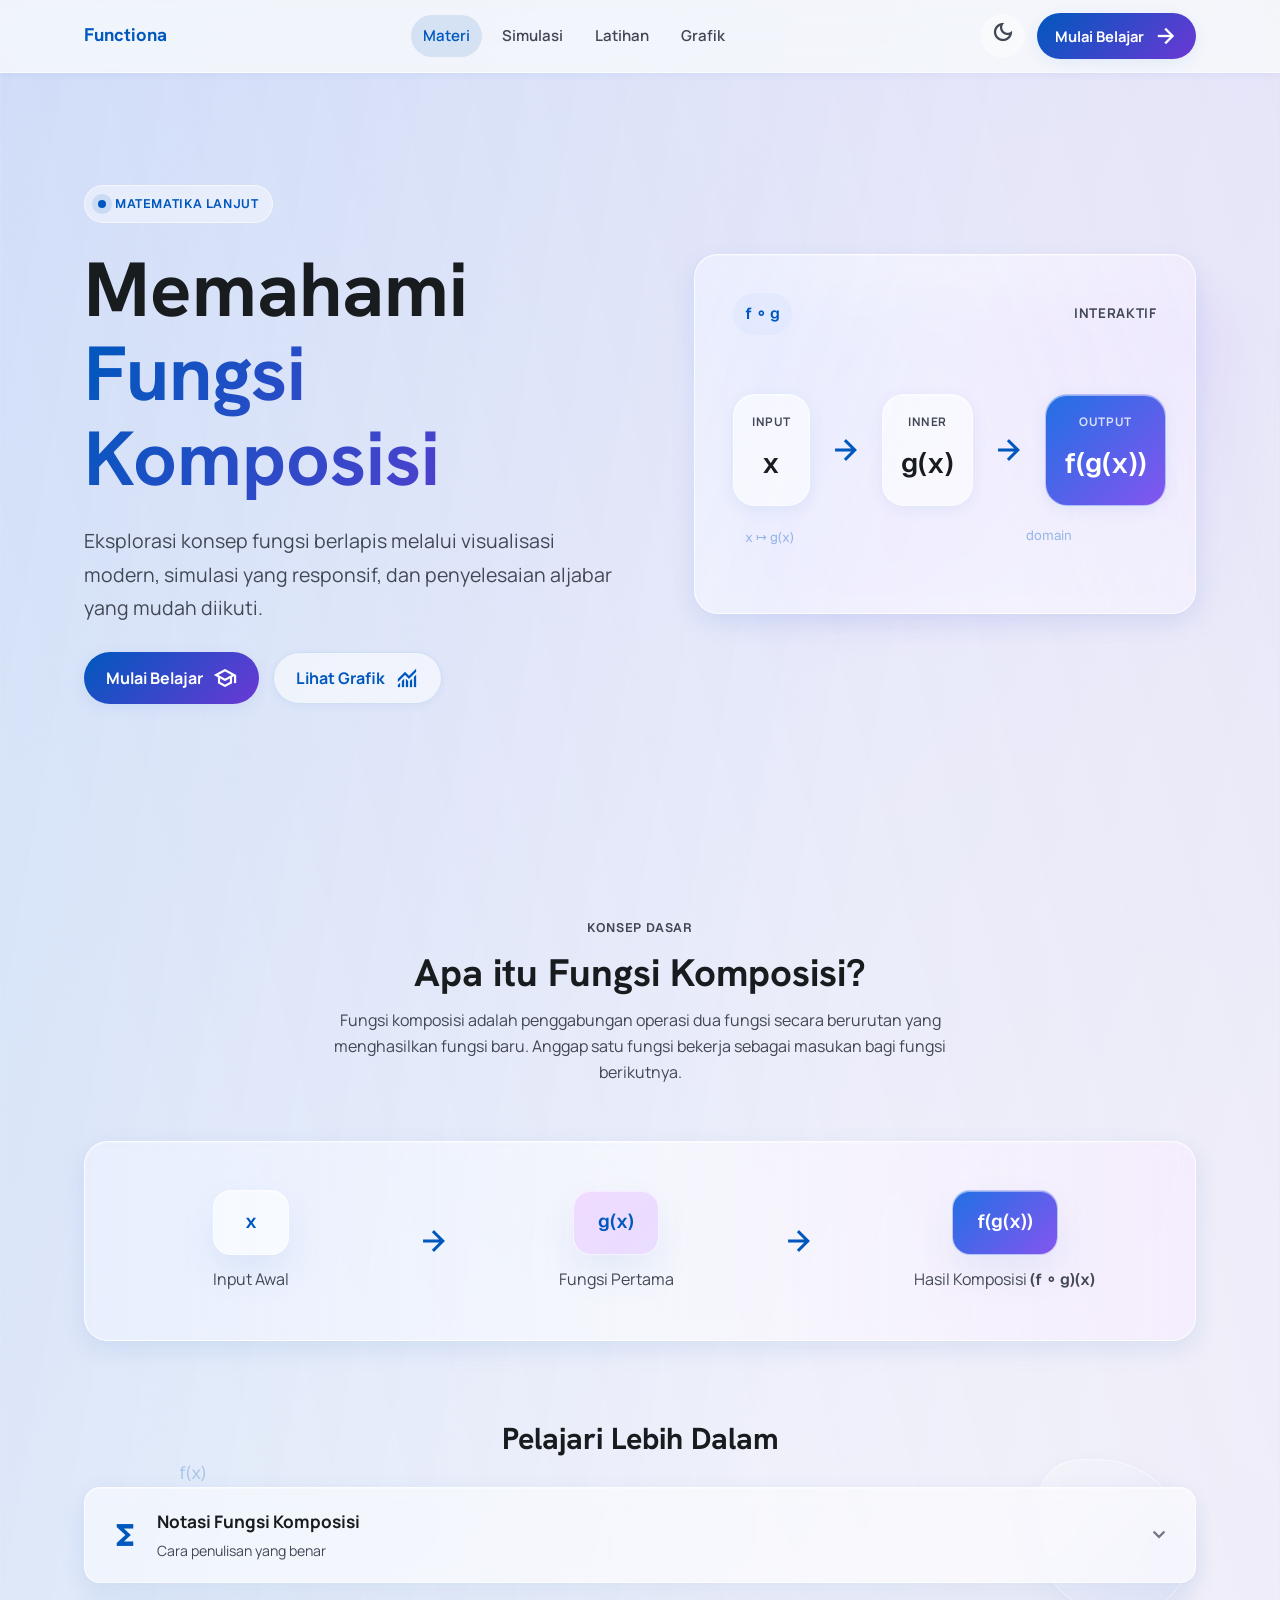
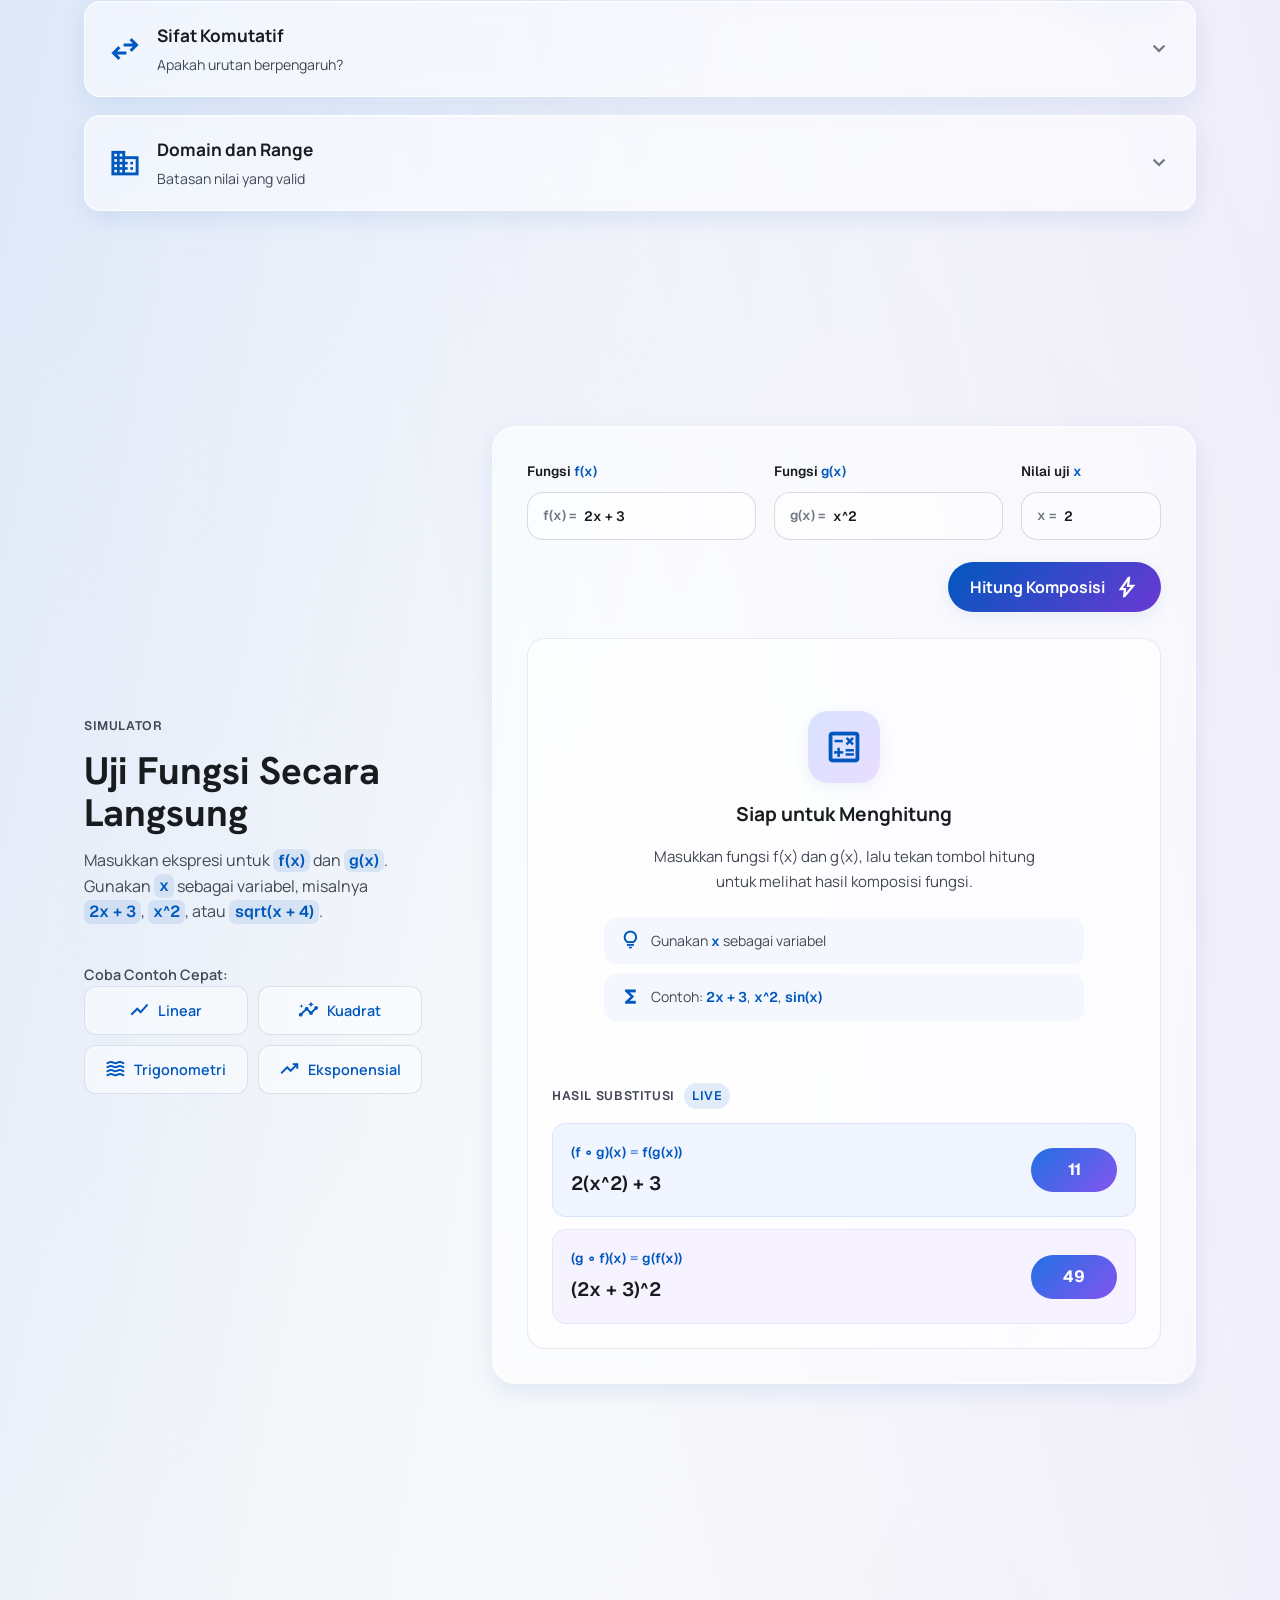
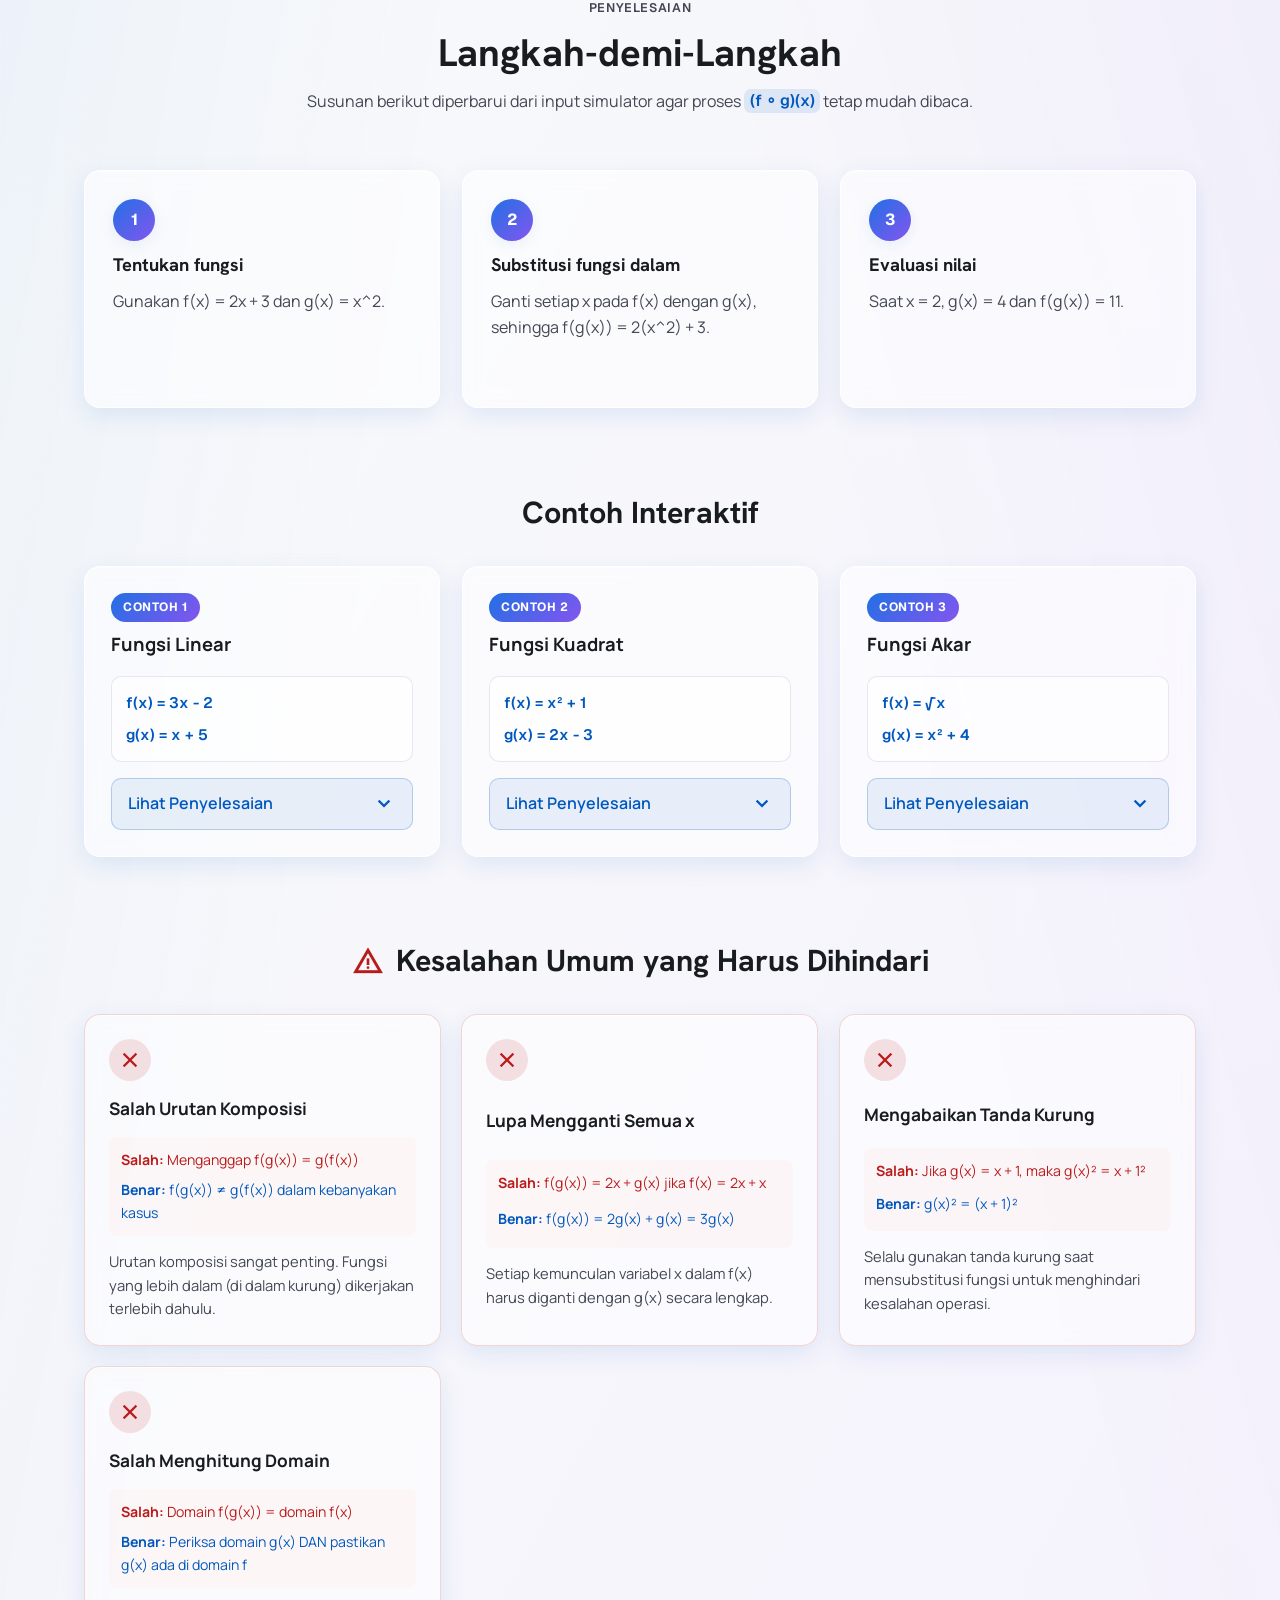
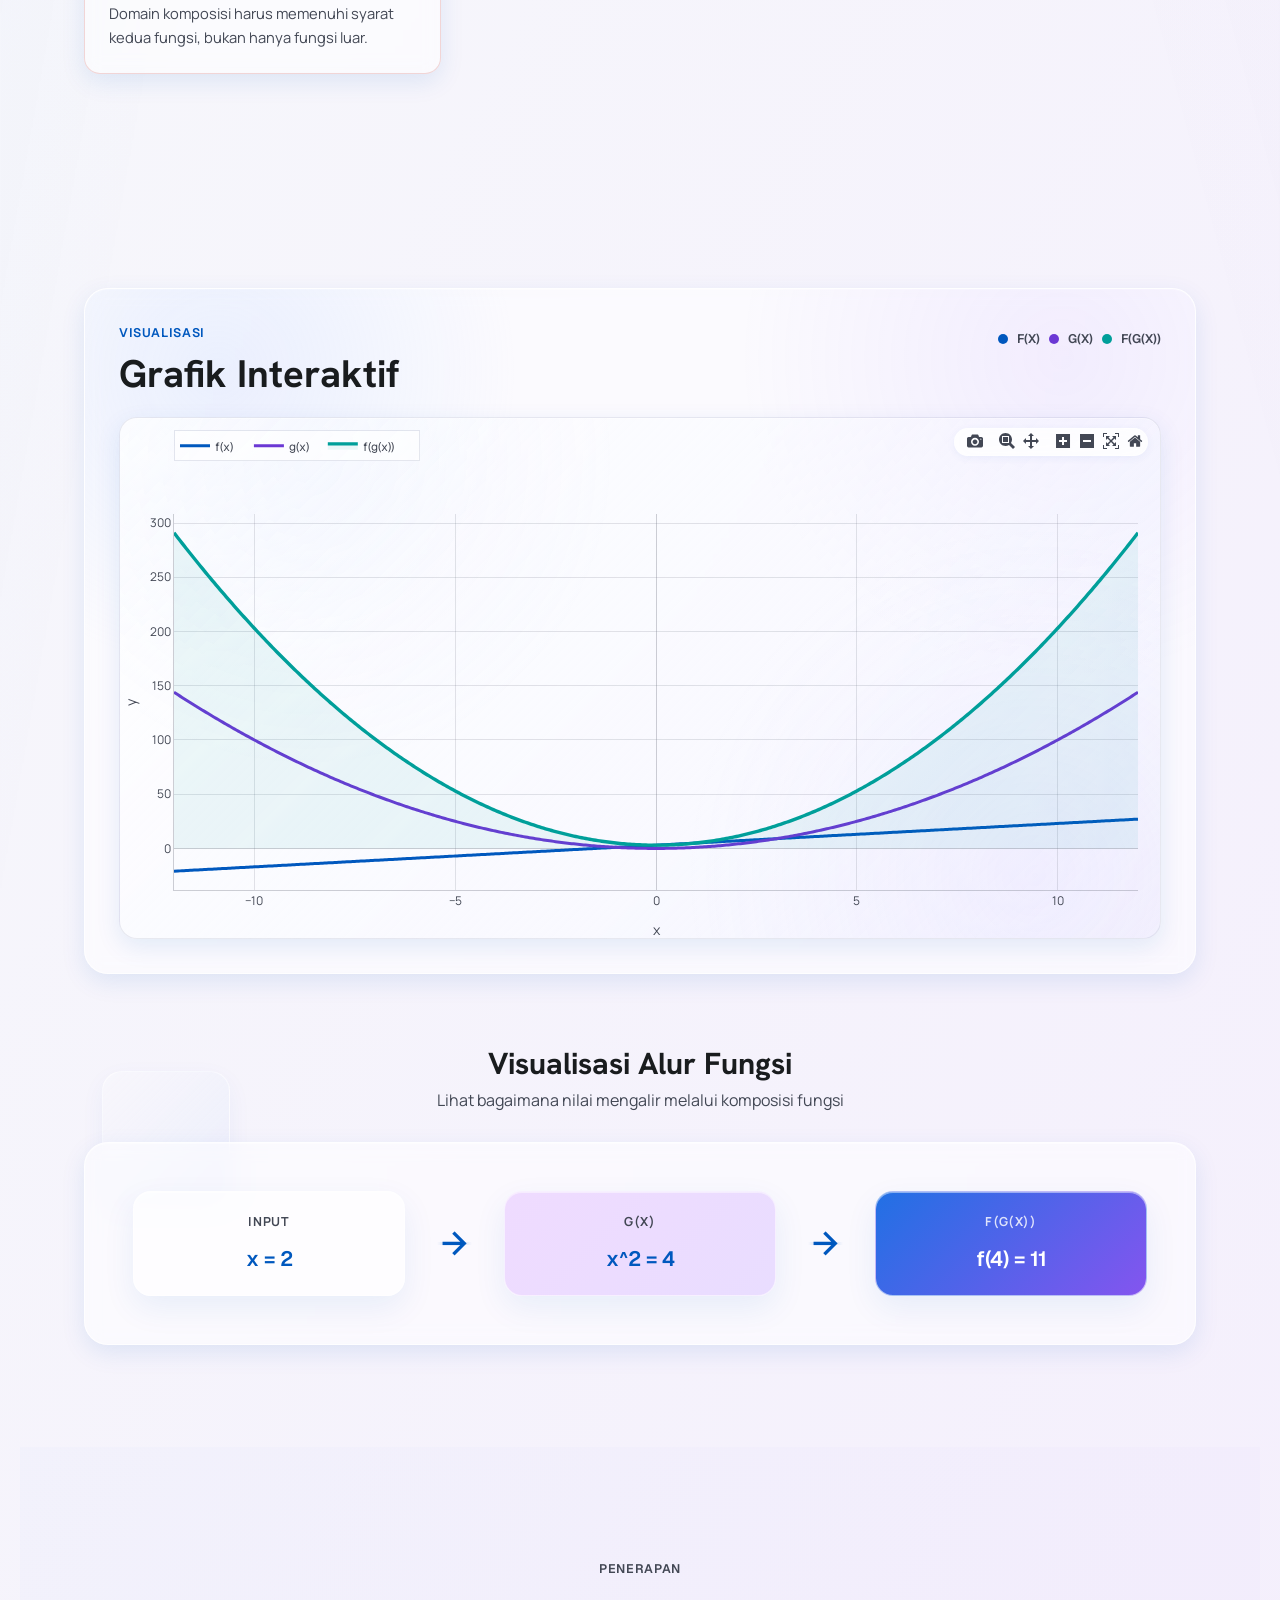
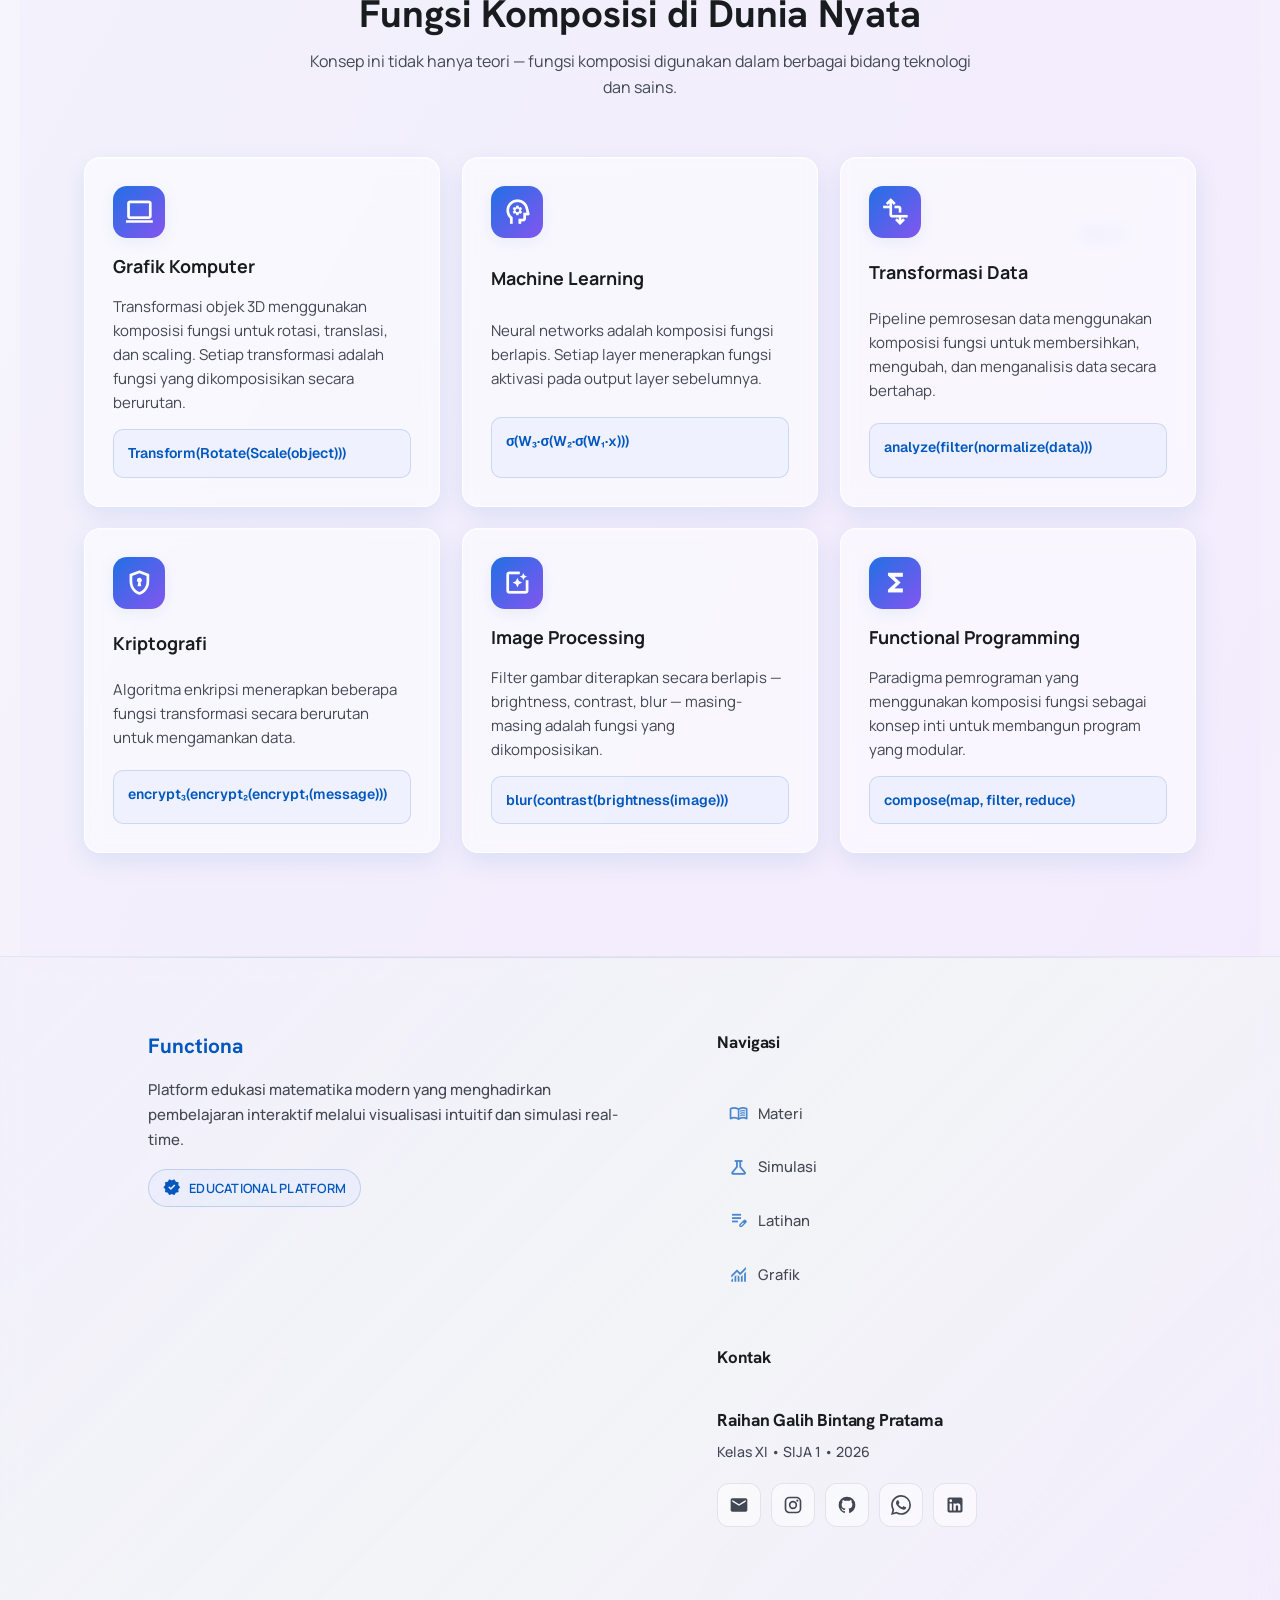
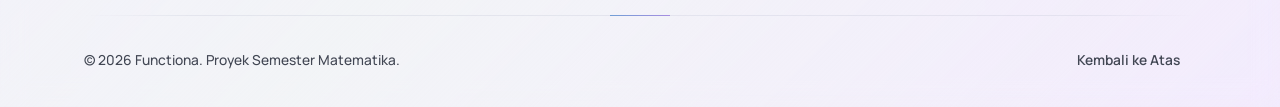
<file: code.html>
<!DOCTYPE html>
<html lang="id">
<head>
  <meta charset="utf-8">
  <meta name="viewport" content="width=device-width, initial-scale=1.0">
  <meta name="description" content="Website edukasi interaktif untuk memahami fungsi komposisi melalui simulasi, langkah penyelesaian, dan grafik Plotly.">
  <title>Functiona</title>
  <link rel="preconnect" href="https://fonts.googleapis.com">
  <link rel="preconnect" href="https://fonts.gstatic.com" crossorigin>
  <link href="https://fonts.googleapis.com/css2?family=Geist:wght@500;600&family=Hanken+Grotesk:wght@600;700&family=Manrope:wght@400;500;600;700&display=swap" rel="stylesheet">
  <link href="https://fonts.googleapis.com/css2?family=Material+Symbols+Outlined:wght,FILL@100..700,0..1&display=swap" rel="stylesheet">
  <link rel="icon" type="image/png" href="favicon.png">
  <link rel="stylesheet" href="styles.css">
  <script src="plotly-2.35.2.min.js"></script>
  <script src="app.js" defer></script>
</head>
<body>
  <div class="ambient-bg" aria-hidden="true">
    <div class="ambient-plane ambient-plane-a parallax-item" data-depth="0.08"></div>
    <div class="ambient-plane ambient-plane-b parallax-item" data-depth="-0.05"></div>
    <span class="ambient-symbol symbol-a parallax-item" data-depth="0.16">f(x)</span>
    <span class="ambient-symbol symbol-b parallax-item" data-depth="-0.12">g(x)</span>
    <span class="ambient-symbol symbol-c parallax-item" data-depth="0.1">f(g(x))</span>
    <span class="ambient-symbol symbol-d parallax-item" data-depth="-0.08">&sum;</span>
  </div>

  <header class="site-header" id="site-header">
    <div class="header-inner">
      <a class="brand" href="#top" aria-label="FungsiKomposisi beranda">Functiona</a>
      <nav class="primary-nav" aria-label="Navigasi utama">
        <a class="nav-link active" href="#materi">Materi</a>
        <a class="nav-link" href="#simulasi">Simulasi</a>
        <a class="nav-link" href="#latihan">Latihan</a>
        <a class="nav-link" href="#grafik">Grafik</a>
      </nav>
      <div class="header-actions">
        <button class="icon-button" id="theme-toggle" type="button" aria-label="Aktifkan mode gelap" aria-pressed="false">
          <span class="material-symbols-outlined" aria-hidden="true">dark_mode</span>
        </button>
        <a class="button button-small button-primary header-cta" href="#simulasi">
          <span>Mulai Belajar</span>
          <span class="material-symbols-outlined" aria-hidden="true">arrow_forward</span>
        </a>
      </div>
    </div>
  </header>

  <main id="top">
    <section class="hero section-shell">
      <div class="hero-copy reveal-section">
        <div class="eyebrow">
          <span class="eyebrow-dot" aria-hidden="true"></span>
          <span>Matematika Lanjut</span>
        </div>
        <h1>Memahami <span>Fungsi Komposisi</span></h1>
        <p>
          Eksplorasi konsep fungsi berlapis melalui visualisasi modern, simulasi yang responsif,
          dan penyelesaian aljabar yang mudah diikuti.
        </p>
        <div class="hero-actions">
          <a class="button button-primary" href="#materi">
            <span>Mulai Belajar</span>
            <span class="material-symbols-outlined" aria-hidden="true">school</span>
          </a>
          <a class="button button-secondary" href="#grafik">
            <span>Lihat Grafik</span>
            <span class="material-symbols-outlined" aria-hidden="true">monitoring</span>
          </a>
        </div>
      </div>

      <div class="hero-visual reveal-section" aria-label="Ilustrasi fungsi komposisi">
        <div class="hero-glow" aria-hidden="true"></div>
        <div class="composition-stage glass-card">
          <div class="stage-ribbon">
            <span class="math-token">f &compfn; g</span>
            <span class="stage-status">interaktif</span>
          </div>
          <div class="composition-flow">
            <div class="function-node node-input">
              <span class="node-label">input</span>
              <code>x</code>
            </div>
            <span class="flow-arrow material-symbols-outlined" aria-hidden="true">arrow_forward</span>
            <div class="function-node node-g">
              <span class="node-label">inner</span>
              <code>g(x)</code>
            </div>
            <span class="flow-arrow material-symbols-outlined" aria-hidden="true">arrow_forward</span>
            <div class="function-node node-fog">
              <span class="node-label">output</span>
              <code>f(g(x))</code>
            </div>
          </div>
          <div class="floating-equations" aria-hidden="true">
            <span class="float-eq eq-one">x &mapsto; g(x)</span>
            <span class="float-eq eq-two">f(g(x))</span>
            <span class="float-eq eq-three">domain</span>
          </div>
        </div>
      </div>
    </section>

    <section class="section-shell reveal-section" id="materi">
      <div class="section-heading">
        <p class="section-kicker">Konsep Dasar</p>
        <h2>Apa itu Fungsi Komposisi?</h2>
        <p>
          Fungsi komposisi adalah penggabungan operasi dua fungsi secara berurutan yang menghasilkan
          fungsi baru. Anggap satu fungsi bekerja sebagai masukan bagi fungsi berikutnya.
        </p>
      </div>

      <div class="concept-flow glass-card">
        <div class="concept-gradient" aria-hidden="true"></div>
        <div class="concept-item">
          <div class="concept-box input-box"><code>x</code></div>
          <span>Input Awal</span>
        </div>
        <span class="concept-arrow material-symbols-outlined" aria-hidden="true">arrow_forward</span>
        <div class="concept-item">
          <div class="concept-box g-box"><code>g(x)</code></div>
          <span>Fungsi Pertama</span>
        </div>
        <span class="concept-arrow material-symbols-outlined" aria-hidden="true">arrow_forward</span>
        <div class="concept-item">
          <div class="concept-box fog-box"><code>f(g(x))</code></div>
          <span>Hasil Komposisi <code>(f &compfn; g)(x)</code></span>
        </div>
      </div>

      <div class="accordion-section">
        <h3 class="accordion-title">Pelajari Lebih Dalam</h3>
        <div class="accordion-grid">
          <article class="accordion-card glass-card">
            <button class="accordion-trigger" type="button" aria-expanded="false">
              <span class="accordion-icon material-symbols-outlined">functions</span>
              <div class="accordion-header-text">
                <h4>Notasi Fungsi Komposisi</h4>
                <p>Cara penulisan yang benar</p>
              </div>
              <span class="accordion-chevron material-symbols-outlined">expand_more</span>
            </button>
            <div class="accordion-content" hidden>
              <p>Fungsi komposisi ditulis sebagai <code class="math-inline">(f ∘ g)(x)</code> atau <code class="math-inline">f(g(x))</code>.</p>
              <p><strong>Urutan penting:</strong> Baca dari kanan ke kiri. Fungsi <code class="math-inline">g</code> dikerjakan terlebih dahulu, kemudian hasilnya menjadi input untuk fungsi <code class="math-inline">f</code>.</p>
              <p><strong>Contoh:</strong> Jika <code class="math-inline">f(x) = 2x</code> dan <code class="math-inline">g(x) = x + 3</code>, maka <code class="math-inline">f(g(x)) = 2(x + 3) = 2x + 6</code>.</p>
            </div>
          </article>

          <article class="accordion-card glass-card">
            <button class="accordion-trigger" type="button" aria-expanded="false">
              <span class="accordion-icon material-symbols-outlined">swap_horiz</span>
              <div class="accordion-header-text">
                <h4>Sifat Komutatif</h4>
                <p>Apakah urutan berpengaruh?</p>
              </div>
              <span class="accordion-chevron material-symbols-outlined">expand_more</span>
            </button>
            <div class="accordion-content" hidden>
              <p><strong>Fungsi komposisi TIDAK komutatif.</strong> Artinya, <code class="math-inline">f(g(x)) ≠ g(f(x))</code> dalam kebanyakan kasus.</p>
              <p><strong>Contoh:</strong></p>
              <ul>
                <li><code class="math-inline">f(x) = x²</code>, <code class="math-inline">g(x) = x + 1</code></li>
                <li><code class="math-inline">f(g(x)) = (x + 1)² = x² + 2x + 1</code></li>
                <li><code class="math-inline">g(f(x)) = x² + 1</code></li>
              </ul>
              <p>Hasilnya berbeda! Urutan sangat penting dalam komposisi fungsi.</p>
            </div>
          </article>

          <article class="accordion-card glass-card">
            <button class="accordion-trigger" type="button" aria-expanded="false">
              <span class="accordion-icon material-symbols-outlined">domain</span>
              <div class="accordion-header-text">
                <h4>Domain dan Range</h4>
                <p>Batasan nilai yang valid</p>
              </div>
              <span class="accordion-chevron material-symbols-outlined">expand_more</span>
            </button>
            <div class="accordion-content" hidden>
              <p><strong>Domain</strong> dari <code class="math-inline">f(g(x))</code> adalah semua nilai <code class="math-inline">x</code> yang memenuhi:</p>
              <ol>
                <li><code class="math-inline">x</code> ada di domain <code class="math-inline">g(x)</code></li>
                <li><code class="math-inline">g(x)</code> ada di domain <code class="math-inline">f(x)</code></li>
              </ol>
              <p><strong>Contoh:</strong> Jika <code class="math-inline">f(x) = √x</code> dan <code class="math-inline">g(x) = x - 5</code>, maka domain <code class="math-inline">f(g(x))</code> adalah <code class="math-inline">x ≥ 5</code> karena <code class="math-inline">x - 5 ≥ 0</code>.</p>
            </div>
          </article>
        </div>
      </div>
    </section>

    <section class="section-shell simulator-section reveal-section" id="simulasi">
      <div class="simulator-copy">
        <p class="section-kicker">Simulator</p>
        <h2>Uji Fungsi Secara Langsung</h2>
        <p>
          Masukkan ekspresi untuk <code class="math-inline">f(x)</code> dan <code class="math-inline">g(x)</code>.
          Gunakan <code class="math-inline">x</code> sebagai variabel, misalnya <code class="math-inline">2x + 3</code>,
          <code class="math-inline">x^2</code>, atau <code class="math-inline">sqrt(x + 4)</code>.
        </p>
        
        <div class="preset-buttons">
          <p class="preset-label">Coba Contoh Cepat:</p>
          <div class="preset-grid">
            <button class="preset-btn" type="button" data-preset="linear">
              <span class="material-symbols-outlined">show_chart</span>
              <span>Linear</span>
            </button>
            <button class="preset-btn" type="button" data-preset="quadratic">
              <span class="material-symbols-outlined">insights</span>
              <span>Kuadrat</span>
            </button>
            <button class="preset-btn" type="button" data-preset="trigonometric">
              <span class="material-symbols-outlined">waves</span>
              <span>Trigonometri</span>
            </button>
            <button class="preset-btn" type="button" data-preset="exponential">
              <span class="material-symbols-outlined">trending_up</span>
              <span>Eksponensial</span>
            </button>
          </div>
        </div>
      </div>

      <div class="simulator-panel glass-card">
        <form class="simulator-form" id="composition-form" novalidate>
          <div class="field-grid">
            <label class="input-group" for="func-f">
              <span>Fungsi <code>f(x)</code></span>
              <span class="input-shell">
                <span class="input-prefix">f(x) =</span>
                <input id="func-f" name="func-f" type="text" value="2x + 3" autocomplete="off" spellcheck="false">
              </span>
            </label>

            <label class="input-group" for="func-g">
              <span>Fungsi <code>g(x)</code></span>
              <span class="input-shell">
                <span class="input-prefix">g(x) =</span>
                <input id="func-g" name="func-g" type="text" value="x^2" autocomplete="off" spellcheck="false">
              </span>
            </label>

            <label class="input-group input-group-x" for="eval-x">
              <span>Nilai uji <code>x</code></span>
              <span class="input-shell compact">
                <span class="input-prefix">x =</span>
                <input id="eval-x" name="eval-x" type="number" value="2" step="0.5">
              </span>
            </label>
          </div>

          <div class="form-actions">
            <p class="validation-message" id="validation-message" role="alert" aria-live="polite"></p>
            <button class="button button-primary calculate-button" id="btn-hitung" type="submit">
              <span>Hitung Komposisi</span>
              <span class="material-symbols-outlined" aria-hidden="true">bolt</span>
            </button>
          </div>
        </form>

        <div class="results-panel" aria-live="polite">
          <div class="empty-state" id="empty-state">
            <div class="empty-state-icon">
              <span class="material-symbols-outlined">calculate</span>
            </div>
            <h4>Siap untuk Menghitung</h4>
            <p>Masukkan fungsi f(x) dan g(x), lalu tekan tombol hitung untuk melihat hasil komposisi fungsi.</p>
            <div class="empty-state-hints">
              <div class="hint-item">
                <span class="material-symbols-outlined">lightbulb</span>
                <span>Gunakan <code>x</code> sebagai variabel</span>
              </div>
              <div class="hint-item">
                <span class="material-symbols-outlined">functions</span>
                <span>Contoh: <code>2x + 3</code>, <code>x^2</code>, <code>sin(x)</code></span>
              </div>
            </div>
          </div>
          <div class="results-content" id="results-content" hidden>
            <div class="panel-header">
              <span>Hasil Substitusi</span>
              <span class="result-badge">live</span>
            </div>
            <div class="result-list">
              <article class="result-row result-primary" data-result-card>
                <div>
                  <span class="result-label"><code>(f &compfn; g)(x)</code> = <code>f(g(x))</code></span>
                  <code class="result-expression" id="result-fog">2(x^2) + 3</code>
                </div>
                <strong class="result-value" id="value-fog">11</strong>
              </article>
              <article class="result-row result-secondary" data-result-card>
                <div>
                  <span class="result-label"><code>(g &compfn; f)(x)</code> = <code>g(f(x))</code></span>
                  <code class="result-expression" id="result-gof">(2x + 3)^2</code>
                </div>
                <strong class="result-value" id="value-gof">49</strong>
              </article>
            </div>
          </div>
        </div>
      </div>
    </section>

    <section class="section-shell reveal-section" id="latihan">
      <div class="section-heading">
        <p class="section-kicker">Penyelesaian</p>
        <h2>Langkah-demi-Langkah</h2>
        <p>
          Susunan berikut diperbarui dari input simulator agar proses <code class="math-inline">(f &compfn; g)(x)</code>
          tetap mudah dibaca.
        </p>
      </div>

      <div class="steps-grid">
        <article class="step-card glass-card">
          <div class="step-number">1</div>
          <h3>Tentukan fungsi</h3>
          <p id="step-define">Gunakan f(x) = 2x + 3 dan g(x) = x^2.</p>
        </article>
        <article class="step-card glass-card">
          <div class="step-number">2</div>
          <h3>Substitusi fungsi dalam</h3>
          <p id="step-substitute">Ganti setiap x pada f(x) dengan g(x), sehingga f(g(x)) = 2(x^2) + 3.</p>
        </article>
        <article class="step-card glass-card">
          <div class="step-number">3</div>
          <h3>Evaluasi nilai</h3>
          <p id="step-evaluate">Saat x = 2, g(x) = 4 dan f(g(x)) = 11.</p>
        </article>
      </div>

      <div class="interactive-examples">
        <h3 class="examples-title">Contoh Interaktif</h3>
        <div class="examples-grid">
          <article class="example-card glass-card">
            <div class="example-header">
              <span class="example-badge">Contoh 1</span>
              <h4>Fungsi Linear</h4>
            </div>
            <div class="example-functions">
              <code>f(x) = 3x - 2</code>
              <code>g(x) = x + 5</code>
            </div>
            <button class="example-expand" type="button" aria-expanded="false">
              <span>Lihat Penyelesaian</span>
              <span class="material-symbols-outlined">expand_more</span>
            </button>
            <div class="example-solution" hidden>
              <div class="solution-step">
                <span class="step-label">Langkah 1:</span>
                <p>Substitusi g(x) ke dalam f(x)</p>
                <code class="solution-code">f(g(x)) = 3(x + 5) - 2</code>
              </div>
              <div class="solution-step">
                <span class="step-label">Langkah 2:</span>
                <p>Sederhanakan ekspresi</p>
                <code class="solution-code">= 3x + 15 - 2</code>
              </div>
              <div class="solution-step">
                <span class="step-label">Hasil Akhir:</span>
                <code class="solution-code highlight">f(g(x)) = 3x + 13</code>
              </div>
              <div class="solution-step">
                <span class="step-label">Verifikasi dengan x = 2:</span>
                <p>g(2) = 7, f(7) = 19 ✓</p>
              </div>
            </div>
          </article>

          <article class="example-card glass-card">
            <div class="example-header">
              <span class="example-badge">Contoh 2</span>
              <h4>Fungsi Kuadrat</h4>
            </div>
            <div class="example-functions">
              <code>f(x) = x² + 1</code>
              <code>g(x) = 2x - 3</code>
            </div>
            <button class="example-expand" type="button" aria-expanded="false">
              <span>Lihat Penyelesaian</span>
              <span class="material-symbols-outlined">expand_more</span>
            </button>
            <div class="example-solution" hidden>
              <div class="solution-step">
                <span class="step-label">Langkah 1:</span>
                <p>Substitusi g(x) ke dalam f(x)</p>
                <code class="solution-code">f(g(x)) = (2x - 3)² + 1</code>
              </div>
              <div class="solution-step">
                <span class="step-label">Langkah 2:</span>
                <p>Ekspansi kuadrat</p>
                <code class="solution-code">= 4x² - 12x + 9 + 1</code>
              </div>
              <div class="solution-step">
                <span class="step-label">Hasil Akhir:</span>
                <code class="solution-code highlight">f(g(x)) = 4x² - 12x + 10</code>
              </div>
              <div class="solution-step">
                <span class="step-label">Verifikasi dengan x = 1:</span>
                <p>g(1) = -1, f(-1) = 2 ✓</p>
              </div>
            </div>
          </article>

          <article class="example-card glass-card">
            <div class="example-header">
              <span class="example-badge">Contoh 3</span>
              <h4>Fungsi Akar</h4>
            </div>
            <div class="example-functions">
              <code>f(x) = √x</code>
              <code>g(x) = x² + 4</code>
            </div>
            <button class="example-expand" type="button" aria-expanded="false">
              <span>Lihat Penyelesaian</span>
              <span class="material-symbols-outlined">expand_more</span>
            </button>
            <div class="example-solution" hidden>
              <div class="solution-step">
                <span class="step-label">Langkah 1:</span>
                <p>Substitusi g(x) ke dalam f(x)</p>
                <code class="solution-code">f(g(x)) = √(x² + 4)</code>
              </div>
              <div class="solution-step">
                <span class="step-label">Analisis Domain:</span>
                <p>Karena x² + 4 selalu positif, domain adalah semua bilangan real</p>
              </div>
              <div class="solution-step">
                <span class="step-label">Hasil Akhir:</span>
                <code class="solution-code highlight">f(g(x)) = √(x² + 4)</code>
              </div>
              <div class="solution-step">
                <span class="step-label">Verifikasi dengan x = 0:</span>
                <p>g(0) = 4, f(4) = 2 ✓</p>
              </div>
            </div>
          </article>
        </div>
      </div>

      <div class="mistakes-section">
        <h3 class="mistakes-title">
          <span class="material-symbols-outlined">warning</span>
          Kesalahan Umum yang Harus Dihindari
        </h3>
        <div class="mistakes-grid">
          <article class="mistake-card glass-card">
            <div class="mistake-icon">
              <span class="material-symbols-outlined">close</span>
            </div>
            <h4>Salah Urutan Komposisi</h4>
            <div class="mistake-example">
              <p class="mistake-wrong"><strong>Salah:</strong> Menganggap f(g(x)) = g(f(x))</p>
              <p class="mistake-right"><strong>Benar:</strong> f(g(x)) ≠ g(f(x)) dalam kebanyakan kasus</p>
            </div>
            <p class="mistake-explanation">Urutan komposisi sangat penting. Fungsi yang lebih dalam (di dalam kurung) dikerjakan terlebih dahulu.</p>
          </article>

          <article class="mistake-card glass-card">
            <div class="mistake-icon">
              <span class="material-symbols-outlined">close</span>
            </div>
            <h4>Lupa Mengganti Semua x</h4>
            <div class="mistake-example">
              <p class="mistake-wrong"><strong>Salah:</strong> f(g(x)) = 2x + g(x) jika f(x) = 2x + x</p>
              <p class="mistake-right"><strong>Benar:</strong> f(g(x)) = 2g(x) + g(x) = 3g(x)</p>
            </div>
            <p class="mistake-explanation">Setiap kemunculan variabel x dalam f(x) harus diganti dengan g(x) secara lengkap.</p>
          </article>

          <article class="mistake-card glass-card">
            <div class="mistake-icon">
              <span class="material-symbols-outlined">close</span>
            </div>
            <h4>Mengabaikan Tanda Kurung</h4>
            <div class="mistake-example">
              <p class="mistake-wrong"><strong>Salah:</strong> Jika g(x) = x + 1, maka g(x)² = x + 1²</p>
              <p class="mistake-right"><strong>Benar:</strong> g(x)² = (x + 1)²</p>
            </div>
            <p class="mistake-explanation">Selalu gunakan tanda kurung saat mensubstitusi fungsi untuk menghindari kesalahan operasi.</p>
          </article>

          <article class="mistake-card glass-card">
            <div class="mistake-icon">
              <span class="material-symbols-outlined">close</span>
            </div>
            <h4>Salah Menghitung Domain</h4>
            <div class="mistake-example">
              <p class="mistake-wrong"><strong>Salah:</strong> Domain f(g(x)) = domain f(x)</p>
              <p class="mistake-right"><strong>Benar:</strong> Periksa domain g(x) DAN pastikan g(x) ada di domain f</p>
            </div>
            <p class="mistake-explanation">Domain komposisi harus memenuhi syarat kedua fungsi, bukan hanya fungsi luar.</p>
          </article>
        </div>
      </div>
    </section>

    <section class="section-shell reveal-section" id="grafik">
      <div class="chart-panel glass-card">
        <div class="chart-heading">
          <div>
            <p class="section-kicker">Visualisasi</p>
            <h2>Grafik Interaktif</h2>
          </div>
          <div class="chart-legend-note">
            <span class="legend-dot dot-f"></span><code>f(x)</code>
            <span class="legend-dot dot-g"></span><code>g(x)</code>
            <span class="legend-dot dot-fog"></span><code>f(g(x))</code>
          </div>
        </div>
        <div class="plot-wrap">
          <div id="plot" class="plotly-chart" role="img" aria-label="Grafik f(x), g(x), dan f(g(x))"></div>
          <div class="plot-loading" id="plot-loading" aria-hidden="true">
            <span class="loading-orbit"></span>
            <span>Memuat grafik</span>
          </div>
          <p class="plot-status" id="plot-status" aria-live="polite"></p>
        </div>
      </div>

      <div class="flow-visualization">
        <h3 class="flow-title">Visualisasi Alur Fungsi</h3>
        <p class="flow-description">Lihat bagaimana nilai mengalir melalui komposisi fungsi</p>
        <div class="flow-container glass-card">
          <div class="flow-stage">
            <div class="flow-node flow-input">
              <span class="flow-node-label">Input</span>
              <code class="flow-value" id="flow-input-value">x = 2</code>
            </div>
            <div class="flow-arrow-animated">
              <span class="material-symbols-outlined">arrow_forward</span>
              <div class="flow-arrow-trail"></div>
            </div>
            <div class="flow-node flow-g">
              <span class="flow-node-label">g(x)</span>
              <code class="flow-value" id="flow-g-value">x² = 4</code>
            </div>
            <div class="flow-arrow-animated">
              <span class="material-symbols-outlined">arrow_forward</span>
              <div class="flow-arrow-trail"></div>
            </div>
            <div class="flow-node flow-f">
              <span class="flow-node-label">f(g(x))</span>
              <code class="flow-value" id="flow-f-value">2(4) + 3 = 11</code>
            </div>
          </div>
        </div>
      </div>
    </section>

    <section class="section-shell applications-section reveal-section">
      <div class="section-heading">
        <p class="section-kicker">Penerapan</p>
        <h2>Fungsi Komposisi di Dunia Nyata</h2>
        <p>Konsep ini tidak hanya teori — fungsi komposisi digunakan dalam berbagai bidang teknologi dan sains.</p>
      </div>

      <div class="applications-grid">
        <article class="application-card glass-card">
          <div class="application-icon">
            <span class="material-symbols-outlined">computer</span>
          </div>
          <h4>Grafik Komputer</h4>
          <p>Transformasi objek 3D menggunakan komposisi fungsi untuk rotasi, translasi, dan scaling. Setiap transformasi adalah fungsi yang dikomposisikan secara berurutan.</p>
          <div class="application-example">
            <code>Transform(Rotate(Scale(object)))</code>
          </div>
        </article>

        <article class="application-card glass-card">
          <div class="application-icon">
            <span class="material-symbols-outlined">psychology</span>
          </div>
          <h4>Machine Learning</h4>
          <p>Neural networks adalah komposisi fungsi berlapis. Setiap layer menerapkan fungsi aktivasi pada output layer sebelumnya.</p>
          <div class="application-example">
            <code>σ(W₃·σ(W₂·σ(W₁·x)))</code>
          </div>
        </article>

        <article class="application-card glass-card">
          <div class="application-icon">
            <span class="material-symbols-outlined">transform</span>
          </div>
          <h4>Transformasi Data</h4>
          <p>Pipeline pemrosesan data menggunakan komposisi fungsi untuk membersihkan, mengubah, dan menganalisis data secara bertahap.</p>
          <div class="application-example">
            <code>analyze(filter(normalize(data)))</code>
          </div>
        </article>

        <article class="application-card glass-card">
          <div class="application-icon">
            <span class="material-symbols-outlined">encrypted</span>
          </div>
          <h4>Kriptografi</h4>
          <p>Algoritma enkripsi menerapkan beberapa fungsi transformasi secara berurutan untuk mengamankan data.</p>
          <div class="application-example">
            <code>encrypt₃(encrypt₂(encrypt₁(message)))</code>
          </div>
        </article>

        <article class="application-card glass-card">
          <div class="application-icon">
            <span class="material-symbols-outlined">photo_filter</span>
          </div>
          <h4>Image Processing</h4>
          <p>Filter gambar diterapkan secara berlapis — brightness, contrast, blur — masing-masing adalah fungsi yang dikomposisikan.</p>
          <div class="application-example">
            <code>blur(contrast(brightness(image)))</code>
          </div>
        </article>

        <article class="application-card glass-card">
          <div class="application-icon">
            <span class="material-symbols-outlined">functions</span>
          </div>
          <h4>Functional Programming</h4>
          <p>Paradigma pemrograman yang menggunakan komposisi fungsi sebagai konsep inti untuk membangun program yang modular.</p>
          <div class="application-example">
            <code>compose(map, filter, reduce)</code>
          </div>
        </article>
      </div>
    </section>
  </main>

  <footer class="site-footer">
    <div class="footer-container">
      <div class="footer-inner">
        <div class="footer-brand-section">
          <a class="brand footer-brand" href="#top">Functiona</a>
          <p class="footer-tagline">Platform edukasi matematika modern yang menghadirkan pembelajaran interaktif melalui visualisasi intuitif dan simulasi real-time.</p>
          <div class="footer-badge">
            <span class="material-symbols-outlined">verified</span>
            <span>Educational Platform</span>
          </div>
        </div>
        
        <div class="footer-links-wrapper">
          <div class="footer-links-section">
            <h4 class="footer-section-title">Navigasi</h4>
            <nav class="footer-nav" aria-label="Navigasi footer">
              <a href="#materi" class="footer-link">
                <span class="material-symbols-outlined">menu_book</span>
                <span>Materi</span>
              </a>
              <a href="#simulasi" class="footer-link">
                <span class="material-symbols-outlined">science</span>
                <span>Simulasi</span>
              </a>
              <a href="#latihan" class="footer-link">
                <span class="material-symbols-outlined">edit_note</span>
                <span>Latihan</span>
              </a>
              <a href="#grafik" class="footer-link">
                <span class="material-symbols-outlined">monitoring</span>
                <span>Grafik</span>
              </a>
            </nav>
          </div>
          
          <div class="footer-info-section">
            <h4 class="footer-section-title">Kontak</h4>
            <div class="footer-info">
              <div class="creator-info">
                <p class="creator-name">Raihan Galih Bintang Pratama</p>
                <p class="creator-details">Kelas XI • SIJA 1 • 2026</p>
              </div>
              
              <div class="social-links">
                <a href="mailto:your.pratomo.raihan@gmail.com" class="social-link" aria-label="Email" title="Email">
                  <svg xmlns="http://www.w3.org/2000/svg" viewBox="0 0 24 24" fill="currentColor">
                    <path d="M20 4H4c-1.1 0-1.99.9-1.99 2L2 18c0 1.1.9 2 2 2h16c1.1 0 2-.9 2-2V6c0-1.1-.9-2-2-2zm0 4l-8 5-8-5V6l8 5 8-5v2z"/>
                  </svg>
                </a>
                
                <a href="https://www.instagram.com/akuadalahseorangpria" target="_blank" rel="noopener noreferrer" class="social-link" aria-label="Instagram" title="Instagram">
                  <svg xmlns="http://www.w3.org/2000/svg" viewBox="0 0 24 24" fill="currentColor">
                    <path d="M7.8 2h8.4C19.4 2 22 4.6 22 7.8v8.4a5.8 5.8 0 0 1-5.8 5.8H7.8C4.6 22 2 19.4 2 16.2V7.8A5.8 5.8 0 0 1 7.8 2m-.2 2A3.6 3.6 0 0 0 4 7.6v8.8C4 18.39 5.61 20 7.6 20h8.8a3.6 3.6 0 0 0 3.6-3.6V7.6C20 5.61 18.39 4 16.4 4H7.6m9.65 1.5a1.25 1.25 0 0 1 1.25 1.25A1.25 1.25 0 0 1 17.25 8 1.25 1.25 0 0 1 16 6.75a1.25 1.25 0 0 1 1.25-1.25M12 7a5 5 0 0 1 5 5 5 5 0 0 1-5 5 5 5 0 0 1-5-5 5 5 0 0 1 5-5m0 2a3 3 0 0 0-3 3 3 3 0 0 0 3 3 3 3 0 0 0 3-3 3 3 0 0 0-3-3z"/>
                  </svg>
                </a>
                
                <a href="https://github.com/DwellerNight" target="_blank" rel="noopener noreferrer" class="social-link" aria-label="GitHub" title="GitHub">
                  <svg xmlns="http://www.w3.org/2000/svg" viewBox="0 0 24 24" fill="currentColor">
                    <path d="M12 2A10 10 0 0 0 2 12c0 4.42 2.87 8.17 6.84 9.5.5.08.66-.23.66-.5v-1.69c-2.77.6-3.36-1.34-3.36-1.34-.46-1.16-1.11-1.47-1.11-1.47-.91-.62.07-.6.07-.6 1 .07 1.53 1.03 1.53 1.03.87 1.52 2.34 1.07 2.91.83.09-.65.35-1.09.63-1.34-2.22-.25-4.55-1.11-4.55-4.92 0-1.11.38-2 1.03-2.71-.1-.25-.45-1.29.1-2.64 0 0 .84-.27 2.75 1.02.79-.22 1.65-.33 2.5-.33.85 0 1.71.11 2.5.33 1.91-1.29 2.75-1.02 2.75-1.02.55 1.35.2 2.39.1 2.64.65.71 1.03 1.6 1.03 2.71 0 3.82-2.34 4.66-4.57 4.91.36.31.69.92.69 1.85V21c0 .27.16.59.67.5C19.14 20.16 22 16.42 22 12A10 10 0 0 0 12 2z"/>
                  </svg>
                </a>
                
                <a href="https://wa.me/6282240395092" target="_blank" rel="noopener noreferrer" class="social-link" aria-label="WhatsApp" title="WhatsApp">
                  <svg xmlns="http://www.w3.org/2000/svg" viewBox="0 0 24 24" fill="currentColor">
                    <path d="M17.472 14.382c-.297-.149-1.758-.867-2.03-.967-.273-.099-.471-.148-.67.15-.197.297-.767.966-.94 1.164-.173.199-.347.223-.644.075-.297-.15-1.255-.463-2.39-1.475-.883-.788-1.48-1.761-1.653-2.059-.173-.297-.018-.458.13-.606.134-.133.298-.347.446-.52.149-.174.198-.298.298-.497.099-.198.05-.371-.025-.52-.075-.149-.669-1.612-.916-2.207-.242-.579-.487-.5-.669-.51-.173-.008-.371-.01-.57-.01-.198 0-.52.074-.792.372-.272.297-1.04 1.016-1.04 2.479 0 1.462 1.065 2.875 1.213 3.074.149.198 2.096 3.2 5.077 4.487.709.306 1.262.489 1.694.625.712.227 1.36.195 1.871.118.571-.085 1.758-.719 2.006-1.413.248-.694.248-1.289.173-1.413-.074-.124-.272-.198-.57-.347m-5.421 7.403h-.004a9.87 9.87 0 01-5.031-1.378l-.361-.214-3.741.982.998-3.648-.235-.374a9.86 9.86 0 01-1.51-5.26c.001-5.45 4.436-9.884 9.888-9.884 2.64 0 5.122 1.03 6.988 2.898a9.825 9.825 0 012.893 6.994c-.003 5.45-4.437 9.884-9.885 9.884m8.413-18.297A11.815 11.815 0 0012.05 0C5.495 0 .16 5.335.157 11.892c0 2.096.547 4.142 1.588 5.945L.057 24l6.305-1.654a11.882 11.882 0 005.683 1.448h.005c6.554 0 11.89-5.335 11.893-11.893a11.821 11.821 0 00-3.48-8.413z"/>
                  </svg>
                </a>
                
                <a href="https://www.linkedin.com/in/raihan-pratomo-4b319b37b/" target="_blank" rel="noopener noreferrer" class="social-link" aria-label="LinkedIn" title="LinkedIn">
                  <svg xmlns="http://www.w3.org/2000/svg" viewBox="0 0 24 24" fill="currentColor">
                    <path d="M19 3a2 2 0 0 1 2 2v14a2 2 0 0 1-2 2H5a2 2 0 0 1-2-2V5a2 2 0 0 1 2-2h14m-.5 15.5v-5.3a3.26 3.26 0 0 0-3.26-3.26c-.85 0-1.84.52-2.32 1.3v-1.11h-2.79v8.37h2.79v-4.93c0-.77.62-1.4 1.39-1.4a1.4 1.4 0 0 1 1.4 1.4v4.93h2.79M6.88 8.56a1.68 1.68 0 0 0 1.68-1.68c0-.93-.75-1.69-1.68-1.69a1.69 1.69 0 0 0-1.69 1.69c0 .93.76 1.68 1.69 1.68m1.39 9.94v-8.37H5.5v8.37h2.77z"/>
                  </svg>
                </a>
              </div>
            </div>
          </div>
        </div>
      </div>
      
      <div class="footer-divider"></div>
      
      <div class="footer-bottom">
        <p>&copy; 2026 Functiona. Proyek Semester Matematika.</p>
        <div class="footer-bottom-links">
          <a href="#top" class="footer-bottom-link">Kembali ke Atas</a>
        </div>
      </div>
    </div>
  </footer>
</body>
</html>
</file>
<file: styles.css>
:root {
  color-scheme: light;
  --surface: #f7f9fb;
  --surface-dim: #d8dadc;
  --surface-bright: #ffffff;
  --surface-container: #eceef0;
  --surface-container-low: #f2f4f6;
  --surface-container-lowest: #ffffff;
  --on-surface: #191c1e;
  --on-surface-variant: #424754;
  --outline: #727785;
  --outline-variant: #c2c6d6;
  --primary: #0058be;
  --primary-container: #2170e4;
  --primary-fixed: #d8e2ff;
  --primary-fixed-dim: #adc6ff;
  --secondary: #6b38d4;
  --secondary-container: #8455ef;
  --secondary-fixed: #e9ddff;
  --secondary-fixed-dim: #d0bcff;
  --tertiary: #6d4e8f;
  --tertiary-fixed: #efdbff;
  --on-primary: #ffffff;
  --error: #ba1a1a;
  --error-container: #ffdad6;
  
  /* Optimized shadows - reduced blur radius */
  --shadow-sm: 0 2px 8px rgba(0, 88, 190, 0.06);
  --shadow-md: 0 4px 16px rgba(0, 88, 190, 0.08);
  --shadow-lg: 0 8px 24px rgba(0, 88, 190, 0.1);
  --shadow-xl: 0 12px 32px rgba(0, 88, 190, 0.12);
  
  /* Optimized glassmorphism - lighter blur */
  --glass-bg: rgba(255, 255, 255, 0.52);
  --glass-strong: rgba(255, 255, 255, 0.72);
  --glass-border: rgba(255, 255, 255, 0.72);
  --glass-inner: rgba(255, 255, 255, 0.46);
  --header-bg: rgba(247, 249, 251, 0.82);
  --blur-light: blur(8px);
  --blur-medium: blur(12px);
  --blur-heavy: blur(16px);
  
  --plot-paper: rgba(255, 255, 255, 0);
  --plot-grid: rgba(114, 119, 133, 0.2);
  --radius-sm: 8px;
  --radius-md: 12px;
  --radius-lg: 16px;
  --radius-xl: 24px;
  --container-x: clamp(20px, 5vw, 80px);
  --container-max: 1240px;
  
  /* Optimized transitions */
  --transition: 250ms cubic-bezier(0.22, 1, 0.36, 1);
  --transition-fast: 150ms cubic-bezier(0.22, 1, 0.36, 1);
  --transition-smooth: 350ms cubic-bezier(0.22, 1, 0.36, 1);
}

html.dark {
  color-scheme: dark;
  --surface: #111827;
  --surface-dim: #0f172a;
  --surface-bright: #1f2937;
  --surface-container: #182235;
  --surface-container-low: #151f31;
  --surface-container-lowest: #111a2b;
  --on-surface: #eff1f3;
  --on-surface-variant: #c9d0dd;
  --outline: #9aa4b6;
  --outline-variant: #41506a;
  --primary: #adc6ff;
  --primary-container: #2f73d7;
  --primary-fixed: #173663;
  --primary-fixed-dim: #2c578e;
  --secondary: #d0bcff;
  --secondary-container: #6f4bd6;
  --secondary-fixed: #352557;
  --secondary-fixed-dim: #5f48a0;
  --tertiary: #dbb8ff;
  --tertiary-fixed: #2f2141;
  --error: #ffb4ab;
  --error-container: #5f1413;
  
  /* Optimized dark mode shadows */
  --shadow-sm: 0 2px 8px rgba(0, 0, 0, 0.2);
  --shadow-md: 0 4px 16px rgba(0, 0, 0, 0.24);
  --shadow-lg: 0 8px 24px rgba(0, 0, 0, 0.28);
  --shadow-xl: 0 12px 32px rgba(0, 0, 0, 0.32);
  
  /* Optimized dark glassmorphism */
  --glass-bg: rgba(24, 34, 53, 0.58);
  --glass-strong: rgba(24, 34, 53, 0.78);
  --glass-border: rgba(173, 198, 255, 0.22);
  --glass-inner: rgba(255, 255, 255, 0.08);
  --header-bg: rgba(17, 24, 39, 0.85);
  
  --plot-grid: rgba(201, 208, 221, 0.18);
}

* {
  box-sizing: border-box;
}

html {
  scroll-behavior: smooth;
  scroll-padding-top: 96px;
}

/* Performance optimization: GPU acceleration */
body,
.glass-card,
.button,
.nav-link,
.step-card,
.accordion-card,
.example-card,
.mistake-card,
.application-card {
  will-change: auto;
}

/* Critical performance: Reduce paint operations */
* {
  -webkit-tap-highlight-color: transparent;
}

body {
  min-width: 320px;
  margin: 0;
  overflow-x: hidden;
  background:
    linear-gradient(118deg, rgba(216, 226, 255, 0.64) 0%, rgba(247, 249, 251, 0.95) 34%, rgba(239, 219, 255, 0.42) 100%),
    var(--surface);
  color: var(--on-surface);
  font-family: "Manrope", system-ui, -apple-system, BlinkMacSystemFont, "Segoe UI", sans-serif;
  font-size: 16px;
  line-height: 1.6;
  transition: background-color var(--transition), color var(--transition);
  -webkit-font-smoothing: antialiased;
  -moz-osx-font-smoothing: grayscale;
  text-rendering: optimizeLegibility;
  
  /* Critical: Prevent layout shift */
  overflow-anchor: auto;
}

html.dark body {
  background:
    linear-gradient(128deg, rgba(15, 23, 42, 0.98) 0%, rgba(17, 24, 39, 0.98) 48%, rgba(36, 26, 58, 0.86) 100%),
    var(--surface);
}

body::before {
  content: "";
  position: fixed;
  inset: 0;
  z-index: -3;
  pointer-events: none;
  background:
    linear-gradient(100deg, rgba(0, 88, 190, 0.08), transparent 38%),
    linear-gradient(255deg, rgba(107, 56, 212, 0.08), transparent 42%);
}

a {
  color: inherit;
  text-decoration: none;
}

button,
input {
  font: inherit;
}

code,
.math-token,
.math-inline {
  font-family: "Geist", "SFMono-Regular", Consolas, monospace;
  font-weight: 600;
  letter-spacing: 0;
}

.material-symbols-outlined {
  display: inline-flex;
  align-items: center;
  justify-content: center;
  font-variation-settings: "FILL" 0, "wght" 500, "GRAD" 0, "opsz" 24;
  line-height: 1;
}

.ambient-bg {
  position: fixed;
  inset: 0;
  z-index: -2;
  overflow: hidden;
  pointer-events: none;
  /* Performance: Reduce paint complexity */
  contain: layout style paint;
}

.ambient-plane {
  position: absolute;
  border: 1px solid rgba(255, 255, 255, 0.52);
  background: linear-gradient(135deg, rgba(255, 255, 255, 0.26), rgba(173, 198, 255, 0.12));
  /* Optimized shadow - reduced blur radius */
  box-shadow: 0 8px 24px rgba(0, 88, 190, 0.05);
  /* Performance: Remove backdrop-filter from ambient elements */
  transform: translateZ(0);
}

.ambient-plane-a {
  top: 18%;
  right: 7%;
  width: clamp(90px, 12vw, 160px);
  aspect-ratio: 1;
  border-radius: 32% 68% 44% 56%;
  /* Slower animation for better performance */
  animation: float-soft 10s ease-in-out infinite;
}

.ambient-plane-b {
  bottom: 26%;
  left: 8%;
  width: clamp(70px, 10vw, 128px);
  aspect-ratio: 1;
  border-radius: 20px;
  transform: rotate(12deg) translateZ(0);
  animation: float-soft 12s ease-in-out -3s infinite;
}

.ambient-symbol {
  position: absolute;
  color: color-mix(in srgb, var(--primary) 66%, transparent);
  font-family: "Geist", monospace;
  font-size: clamp(0.8rem, 1.4vw, 1.3rem);
  opacity: 0.38;
  /* Optimized shadow */
  text-shadow: 0 4px 12px rgba(0, 88, 190, 0.12);
  /* Slower animation */
  animation: float-symbol 14s ease-in-out infinite;
  transform: translateZ(0);
}

.symbol-a {
  top: 18%;
  left: 14%;
}

.symbol-b {
  top: 36%;
  right: 19%;
  animation-delay: -3s;
}

.symbol-c {
  bottom: 18%;
  right: 12%;
  animation-delay: -6s;
}

.symbol-d {
  bottom: 33%;
  left: 17%;
  animation-delay: -9s;
}

.site-header {
  position: sticky;
  top: 0;
  z-index: 30;
  width: 100%;
  border-bottom: 1px solid color-mix(in srgb, var(--glass-border) 80%, transparent);
  background: var(--header-bg);
  /* Optimized blur - reduced from 20px to 12px */
  backdrop-filter: var(--blur-medium) saturate(1.15);
  -webkit-backdrop-filter: var(--blur-medium) saturate(1.15);
  /* Optimized shadow */
  box-shadow: var(--shadow-sm);
  transition: 
    backdrop-filter var(--transition-smooth),
    box-shadow var(--transition-smooth),
    border-color var(--transition-smooth);
  /* Performance: GPU acceleration */
  transform: translateZ(0);
  contain: layout style;
}

.site-header.scrolled {
  /* Slightly increased blur on scroll */
  backdrop-filter: var(--blur-heavy) saturate(1.2);
  -webkit-backdrop-filter: var(--blur-heavy) saturate(1.2);
  box-shadow: var(--shadow-md);
  border-bottom-color: color-mix(in srgb, var(--glass-border) 90%, transparent);
}

.header-inner,
.section-shell,
.footer-inner {
  width: min(100%, var(--container-max));
  margin-inline: auto;
  padding-inline: var(--container-x);
}

.header-inner {
  display: flex;
  align-items: center;
  justify-content: space-between;
  min-height: 72px;
  gap: 24px;
}

.brand {
  flex: 0 0 auto;
  color: var(--primary);
  font-family: "Hanken Grotesk", system-ui, sans-serif;
  font-size: 1.15rem;
  font-weight: 700;
  letter-spacing: 0;
}

.primary-nav {
  display: flex;
  align-items: center;
  justify-content: center;
  gap: 8px;
}

.nav-link {
  position: relative;
  padding: 9px 12px;
  border-radius: 999px;
  color: var(--on-surface-variant);
  font-size: 0.94rem;
  font-weight: 600;
  transition: color var(--transition), background-color var(--transition), transform var(--transition);
}

.nav-link:hover,
.nav-link.active {
  background: color-mix(in srgb, var(--primary) 12%, transparent);
  color: var(--primary);
}

.nav-link:active {
  transform: scale(0.97);
}

.header-actions {
  display: flex;
  align-items: center;
  gap: 12px;
}

.icon-button,
.button {
  min-height: 44px;
  border: 0;
  cursor: pointer;
  user-select: none;
  transition:
    transform var(--transition),
    box-shadow var(--transition),
    background-color var(--transition),
    color var(--transition),
    border-color var(--transition);
}

.icon-button {
  width: 44px;
  border-radius: 999px;
  background: color-mix(in srgb, var(--surface-container-lowest) 42%, transparent);
  color: var(--on-surface-variant);
}

.icon-button:hover {
  color: var(--primary);
  background: color-mix(in srgb, var(--primary) 13%, transparent);
}

.button {
  display: inline-flex;
  align-items: center;
  justify-content: center;
  gap: 10px;
  min-width: max-content;
  padding: 13px 22px;
  border-radius: 999px;
  font-weight: 700;
  line-height: 1;
}

.button-small {
  min-height: 40px;
  padding: 11px 18px;
  font-size: 0.92rem;
}

.button-primary {
  color: var(--on-primary);
  background: linear-gradient(135deg, #0058be 0%, #6b38d4 100%);
  /* Optimized shadow */
  box-shadow: var(--shadow-md);
}

.button-primary:hover,
.button-primary:focus-visible {
  transform: translateY(-2px) translateZ(0);
  /* Optimized shadow */
  box-shadow: var(--shadow-lg);
}

.button-secondary {
  border: 1px solid color-mix(in srgb, var(--primary) 18%, var(--glass-border));
  color: var(--primary);
  background: color-mix(in srgb, var(--glass-strong) 76%, transparent);
  /* Optimized shadow */
  box-shadow: var(--shadow-sm);
}

.button-secondary:hover,
.button-secondary:focus-visible {
  transform: translateY(-2px) translateZ(0);
  border-color: color-mix(in srgb, var(--primary) 36%, var(--glass-border));
}

.button:active,
.icon-button:active {
  transform: scale(0.97) translateZ(0);
}

/* ============================================
   MOBILE NAVIGATION
   ============================================ */

/* Mobile Menu Toggle Button */
.mobile-menu-toggle {
  display: none;
  width: 44px;
  height: 44px;
  padding: 0;
  border: 0;
  border-radius: 12px;
  background: color-mix(in srgb, var(--surface-container-lowest) 42%, transparent);
  color: var(--on-surface-variant);
  cursor: pointer;
  transition: all var(--transition);
  position: relative;
  z-index: 1001;
}

.mobile-menu-toggle:hover {
  background: color-mix(in srgb, var(--primary) 13%, transparent);
  color: var(--primary);
}

.mobile-menu-toggle:active {
  transform: scale(0.95) translateZ(0);
}

.hamburger-icon {
  display: flex;
  flex-direction: column;
  align-items: center;
  justify-content: center;
  gap: 5px;
  width: 100%;
  height: 100%;
}

.hamburger-line {
  width: 20px;
  height: 2px;
  background: currentColor;
  border-radius: 2px;
  transition: all var(--transition);
  transform-origin: center;
}

/* Hamburger Animation when Active */
.mobile-menu-toggle.is-active .hamburger-line:nth-child(1) {
  transform: translateY(7px) rotate(45deg);
}

.mobile-menu-toggle.is-active .hamburger-line:nth-child(2) {
  opacity: 0;
  transform: scaleX(0);
}

.mobile-menu-toggle.is-active .hamburger-line:nth-child(3) {
  transform: translateY(-7px) rotate(-45deg);
}

/* Mobile Navigation Panel */
.mobile-nav {
  position: fixed;
  top: 0;
  right: 0;
  bottom: auto;
  width: min(340px, 85vw);
  z-index: 1000;
  pointer-events: none;
  opacity: 0;
  transform: translateX(100%) translateZ(0);
  transition: 
    transform var(--transition-smooth),
    opacity var(--transition-smooth);
}

/* Custom scrollbar for mobile nav (if needed on very small screens) */
.mobile-nav::-webkit-scrollbar {
  width: 6px;
}

.mobile-nav::-webkit-scrollbar-track {
  background: transparent;
}

.mobile-nav::-webkit-scrollbar-thumb {
  background: color-mix(in srgb, var(--outline-variant) 40%, transparent);
  border-radius: 3px;
}

.mobile-nav::-webkit-scrollbar-thumb:hover {
  background: color-mix(in srgb, var(--outline-variant) 60%, transparent);
}

.mobile-nav.is-open {
  pointer-events: auto;
  opacity: 1;
  transform: translateX(0) translateZ(0);
}

.mobile-nav-inner {
  display: flex;
  flex-direction: column;
  height: auto;
  min-height: auto;
  border-left: 1px solid var(--glass-border);
  background: var(--glass-strong);
  backdrop-filter: var(--blur) saturate(1.15);
  -webkit-backdrop-filter: var(--blur-medium) saturate(1.15);
  box-shadow: 
    -8px 0 32px rgba(0, 88, 190, 0.12),
    inset 1px 0 0 var(--glass-inner);
  overflow-y: visible;
  overscroll-behavior: none;
}

/* Mobile Nav Header */
.mobile-nav-header {
  flex: 0 0 auto;
  display: flex;
  align-items: center;
  justify-content: space-between;
  padding: 18px 24px;
  border-bottom: 1px solid color-mix(in srgb, var(--outline-variant) 28%, transparent);
  background: color-mix(in srgb, var(--surface-container-lowest) 32%, transparent);
}

.mobile-nav-title {
  color: var(--on-surface);
  font-family: "Hanken Grotesk", system-ui, sans-serif;
  font-size: 1.1rem;
  font-weight: 700;
  letter-spacing: -0.01em;
}

.mobile-nav-close {
  display: grid;
  place-items: center;
  width: 40px;
  height: 40px;
  padding: 0;
  border: 0;
  border-radius: 10px;
  background: color-mix(in srgb, var(--surface-container-lowest) 42%, transparent);
  color: var(--on-surface-variant);
  cursor: pointer;
  transition: all var(--transition);
}

.mobile-nav-close:hover {
  background: color-mix(in srgb, var(--error) 13%, transparent);
  color: var(--error);
  transform: rotate(90deg) translateZ(0);
}

.mobile-nav-close:active {
  transform: rotate(90deg) scale(0.95) translateZ(0);
}

/* Mobile Nav Content */
.mobile-nav-content {
  flex: 0 0 auto;
  padding: 12px 16px;
  display: flex;
  flex-direction: column;
  gap: 4px;
  overflow: visible;
}

.mobile-nav-link {
  display: flex;
  align-items: center;
  gap: 14px;
  padding: 14px 18px;
  border-radius: 14px;
  color: var(--on-surface);
  font-size: 1rem;
  font-weight: 600;
  text-decoration: none;
  transition: all var(--transition);
  position: relative;
  overflow: hidden;
}

.mobile-nav-link::before {
  content: "";
  position: absolute;
  inset: 0;
  background: linear-gradient(135deg, var(--primary), var(--secondary));
  opacity: 0;
  transition: opacity var(--transition);
  z-index: -1;
}

.mobile-nav-link:hover::before,
.mobile-nav-link:active::before {
  opacity: 0.1;
}

.mobile-nav-link:hover {
  background: color-mix(in srgb, var(--primary) 10%, transparent);
  transform: translateX(6px) translateZ(0);
}

.mobile-nav-link:active {
  transform: translateX(4px) scale(0.98) translateZ(0);
}

.mobile-nav-icon {
  flex-shrink: 0;
  width: 24px;
  height: 24px;
  color: var(--primary);
  font-size: 1.4rem;
  transition: all var(--transition);
}

.mobile-nav-link:hover .mobile-nav-icon {
  transform: scale(1.1) translateZ(0);
}

.mobile-nav-text {
  flex: 1;
}

.mobile-nav-arrow {
  flex-shrink: 0;
  width: 20px;
  height: 20px;
  color: var(--on-surface-variant);
  font-size: 1.2rem;
  opacity: 0;
  transform: translateX(-8px);
  transition: all var(--transition);
}

.mobile-nav-link:hover .mobile-nav-arrow {
  opacity: 1;
  transform: translateX(0) translateZ(0);
}

/* Secondary Link Style */
.mobile-nav-link-secondary {
  color: var(--on-surface-variant);
  font-weight: 500;
}

.mobile-nav-link-secondary .mobile-nav-icon {
  color: var(--secondary);
}

/* Mobile Nav Divider */
.mobile-nav-divider {
  height: 1px;
  margin: 8px 0;
  background: linear-gradient(
    90deg,
    transparent,
    color-mix(in srgb, var(--outline-variant) 32%, transparent) 20%,
    color-mix(in srgb, var(--outline-variant) 32%, transparent) 80%,
    transparent
  );
}

/* Mobile Nav Spacer - pushes footer to bottom */
.mobile-nav-spacer {
  flex: 1 1 auto;
  min-height: 0;
}

/* Mobile Nav Footer */
.mobile-nav-footer {
  flex: 0 0 auto;
  padding: 18px 24px;
  border-top: 1px solid color-mix(in srgb, var(--outline-variant) 28%, transparent);
  background: color-mix(in srgb, var(--surface-container-lowest) 32%, transparent);
}

.mobile-nav-footer-text {
  margin: 0;
  color: var(--on-surface-variant);
  font-size: 0.82rem;
  font-weight: 500;
  text-align: center;
  line-height: 1.5;
}

/* Mobile Nav Overlay */
.mobile-nav-overlay {
  position: fixed;
  inset: 0;
  z-index: 999;
  background: color-mix(in srgb, var(--surface) 72%, transparent);
  backdrop-filter: blur(4px);
  -webkit-backdrop-filter: blur(4px);
  opacity: 0;
  pointer-events: none;
  transition: opacity var(--transition-smooth);
}

.mobile-nav-overlay.is-visible {
  opacity: 1;
  pointer-events: auto;
}

/* ============================================
   MOBILE NAVIGATION - RESPONSIVE
   ============================================ */

@media (max-width: 968px) {
  /* Hide desktop navigation */
  .primary-nav {
    display: none;
  }
  
  /* Hide desktop CTA button on smaller screens */
  .header-cta {
    display: none;
  }
  
  /* Show mobile menu toggle */
  .mobile-menu-toggle {
    display: flex;
    align-items: center;
    justify-content: center;
  }
}

@media (max-width: 640px) {
  .mobile-nav {
    width: min(300px, 90vw);
  }
  
  .mobile-nav-header {
    padding: 16px 20px;
  }
  
  .mobile-nav-content {
    padding: 10px 14px;
    gap: 3px;
  }
  
  .mobile-nav-link {
    padding: 12px 16px;
    font-size: 0.95rem;
  }
  
  .mobile-nav-icon {
    font-size: 1.3rem;
  }
  
  .mobile-nav-footer {
    padding: 16px 20px;
  }
}

@media (max-width: 420px) {
  .mobile-nav {
    width: 100vw;
  }
  
  .mobile-nav-inner {
    border-left: none;
  }
  
  .mobile-nav-header {
    padding: 14px 18px;
  }
  
  .mobile-nav-content {
    padding: 8px 12px;
    gap: 2px;
  }
  
  .mobile-nav-link {
    padding: 11px 14px;
    font-size: 0.92rem;
    gap: 12px;
  }
  
  .mobile-nav-icon {
    font-size: 1.25rem;
  }
  
  .mobile-nav-footer {
    padding: 14px 18px;
  }
  
  .mobile-nav-footer-text {
    font-size: 0.78rem;
  }
}

/* ============================================
   END MOBILE NAVIGATION
   ============================================ */

.hero {
  display: grid;
  grid-template-columns: minmax(0, 1fr) minmax(320px, 0.94fr);
  align-items: center;
  gap: clamp(36px, 6vw, 88px);
  min-height: clamp(560px, 78svh, 760px);
  padding-top: clamp(52px, 8vw, 96px);
  padding-bottom: clamp(56px, 8vw, 104px);
}

.hero-copy {
  display: flex;
  flex-direction: column;
  align-items: flex-start;
  gap: 24px;
}

.eyebrow,
.section-kicker {
  display: inline-flex;
  align-items: center;
  gap: 9px;
  margin: 0;
  color: var(--primary);
  font-family: "Geist", monospace;
  font-size: 0.78rem;
  font-weight: 600;
  letter-spacing: 0.05em;
  text-transform: uppercase;
}

.eyebrow {
  padding: 8px 13px;
  border: 1px solid color-mix(in srgb, var(--glass-border) 82%, transparent);
  border-radius: 999px;
  background: color-mix(in srgb, var(--glass-strong) 58%, transparent);
  backdrop-filter: blur(16px);
  -webkit-backdrop-filter: blur(16px);
}

.eyebrow-dot {
  width: 8px;
  height: 8px;
  border-radius: 999px;
  background: var(--primary);
  box-shadow: 0 0 0 6px color-mix(in srgb, var(--primary) 12%, transparent);
}

h1,
h2,
h3 {
  margin: 0;
  font-family: "Hanken Grotesk", system-ui, sans-serif;
  line-height: 1.1;
  letter-spacing: 0;
}

h1 {
  max-width: 640px;
  font-size: clamp(2.55rem, 6vw, 4.8rem);
  font-weight: 700;
}

h1 span {
  display: inline-block;
  color: transparent;
  background: linear-gradient(120deg, var(--primary), var(--secondary));
  -webkit-background-clip: text;
  background-clip: text;
}

h2 {
  color: var(--on-surface);
  font-size: clamp(1.75rem, 3vw, 2.55rem);
  font-weight: 700;
}

h3 {
  font-size: 1.14rem;
  font-weight: 700;
}

.hero-copy p,
.section-heading p,
.simulator-copy p {
  margin: 0;
  color: var(--on-surface-variant);
}

.hero-copy p {
  max-width: 620px;
  font-size: clamp(1.02rem, 1.8vw, 1.22rem);
  line-height: 1.7;
}

.hero-actions {
  display: flex;
  flex-wrap: wrap;
  gap: 14px;
  padding-top: 4px;
}

.hero-visual {
  position: relative;
  min-height: 380px;
}

.hero-glow {
  position: absolute;
  inset: 12% -8% 4% 8%;
  border-radius: 32px;
  background: linear-gradient(130deg, rgba(173, 198, 255, 0.22), rgba(208, 188, 255, 0.28), rgba(255, 255, 255, 0));
  /* Optimized blur - reduced from 30px to 20px */
  filter: blur(20px);
  /* Slower animation for performance */
  animation: gradient-breathe 9s ease-in-out infinite;
  /* Performance */
  transform: translateZ(0);
}

.glass-card {
  position: relative;
  border: 1px solid var(--glass-border);
  background: var(--glass-bg);
  /* Optimized blur - reduced from 20px to 10px */
  backdrop-filter: var(--blur-light) saturate(1.1);
  -webkit-backdrop-filter: var(--blur-light) saturate(1.1);
  /* Optimized shadow */
  box-shadow:
    var(--shadow-lg),
    inset 0 1px 0 var(--glass-inner);
  /* Performance: GPU acceleration */
  transform: translateZ(0);
  contain: layout style paint;
}

.composition-stage {
  position: relative;
  min-height: 360px;
  padding: clamp(24px, 4vw, 38px);
  overflow: hidden;
  border-radius: var(--radius-xl);
  /* Performance */
  contain: layout style paint;
}

.composition-stage::before {
  content: "";
  position: absolute;
  inset: 0;
  background:
    linear-gradient(110deg, rgba(216, 226, 255, 0.32), transparent 46%),
    linear-gradient(250deg, rgba(233, 221, 255, 0.36), transparent 48%);
  opacity: 0.9;
}

.stage-ribbon,
.composition-flow,
.floating-equations {
  position: relative;
  z-index: 1;
}

.stage-ribbon {
  display: flex;
  align-items: center;
  justify-content: space-between;
  gap: 12px;
}

.stage-ribbon .math-token {
  display: inline-flex;
  padding: 8px 12px;
  border-radius: 999px;
  color: var(--primary);
  background: color-mix(in srgb, var(--primary-fixed) 42%, transparent);
}

.stage-status {
  color: var(--on-surface-variant);
  font-size: 0.84rem;
  font-weight: 700;
  text-transform: uppercase;
  letter-spacing: 0.05em;
}

.composition-flow {
  display: grid;
  grid-template-columns: 1fr auto 1.12fr auto 1.24fr;
  align-items: center;
  gap: clamp(10px, 2vw, 20px);
  min-height: 230px;
}

.function-node {
  display: grid;
  gap: 8px;
  place-items: center;
  min-height: 112px;
  padding: 18px;
  border: 1px solid color-mix(in srgb, var(--glass-border) 80%, transparent);
  border-radius: 22px;
  background: color-mix(in srgb, var(--surface-container-lowest) 56%, transparent);
  /* Optimized shadow */
  box-shadow: inset 0 1px 0 var(--glass-inner), var(--shadow-md);
  /* Slower animation */
  animation: float-soft 9s ease-in-out infinite;
  /* Performance */
  transform: translateZ(0);
}

.node-g {
  animation-delay: -3s;
}

.node-fog {
  color: var(--on-primary);
  background: linear-gradient(135deg, var(--primary-container), var(--secondary-container));
  animation-delay: -6s;
}

.node-label {
  color: var(--on-surface-variant);
  font-size: 0.74rem;
  font-weight: 700;
  letter-spacing: 0.05em;
  text-transform: uppercase;
}

.node-fog .node-label {
  color: rgba(255, 255, 255, 0.82);
}

.function-node code {
  font-size: clamp(1.25rem, 2.2vw, 1.75rem);
}

.flow-arrow {
  color: var(--primary);
  font-size: 2rem;
}

.float-eq {
  position: absolute;
  color: color-mix(in srgb, var(--primary) 70%, transparent);
  font-family: "Geist", monospace;
  font-size: 0.84rem;
  opacity: 0.55;
  animation: float-symbol 8s ease-in-out infinite;
}

.eq-one {
  bottom: 16px;
  left: 12px;
}

.eq-two {
  top: 88px;
  right: 18px;
  animation-delay: -2s;
}

.eq-three {
  bottom: 18px;
  right: 20%;
  animation-delay: -4s;
}

.section-shell {
  scroll-margin-top: 96px;
  padding-top: clamp(62px, 9vw, 112px);
  padding-bottom: clamp(58px, 8vw, 104px);
}

.section-heading {
  display: grid;
  justify-items: center;
  gap: 14px;
  max-width: 760px;
  margin: 0 auto clamp(28px, 5vw, 56px);
  text-align: center;
}

.section-heading p:last-child {
  max-width: 680px;
}

.concept-flow {
  display: grid;
  grid-template-columns: 1fr auto 1fr auto 1.2fr;
  align-items: center;
  justify-items: center;
  gap: clamp(16px, 4vw, 48px);
  padding: clamp(24px, 5vw, 48px);
  overflow: hidden;
  border-radius: var(--radius-xl);
}

.concept-gradient {
  position: absolute;
  inset: 0;
  background: linear-gradient(90deg, rgba(216, 226, 255, 0.28), transparent 50%, rgba(239, 219, 255, 0.34));
}

.concept-item {
  position: relative;
  z-index: 1;
  display: grid;
  justify-items: center;
  gap: 12px;
  color: var(--on-surface-variant);
  text-align: center;
}

.concept-box {
  display: grid;
  min-width: 76px;
  min-height: 64px;
  place-items: center;
  padding: 16px 24px;
  border: 1px solid color-mix(in srgb, var(--glass-border) 86%, transparent);
  border-radius: 18px;
  background: color-mix(in srgb, var(--surface-container-lowest) 58%, transparent);
  box-shadow: inset 0 1px 0 var(--glass-inner), 0 18px 38px rgba(0, 88, 190, 0.08);
}

.concept-box code {
  color: var(--primary);
  font-size: 1.2rem;
}

.g-box {
  background: linear-gradient(135deg, var(--tertiary-fixed), var(--secondary-fixed));
}

.fog-box {
  color: var(--on-primary);
  background: linear-gradient(135deg, #2170e4, #8455ef);
}

.fog-box code {
  color: var(--on-primary);
}

.concept-arrow {
  position: relative;
  z-index: 1;
  color: var(--primary);
  font-size: 2rem;
}

.simulator-section {
  display: grid;
  grid-template-columns: minmax(240px, 0.48fr) minmax(0, 1fr);
  align-items: center;
  gap: clamp(32px, 6vw, 70px);
}

.simulator-copy {
  display: grid;
  gap: 14px;
}

.simulator-copy p {
  max-width: 420px;
}

.math-inline {
  padding: 0.08rem 0.32rem;
  border-radius: 7px;
  color: var(--primary);
  background: color-mix(in srgb, var(--primary) 10%, transparent);
  white-space: nowrap;
}

.simulator-panel {
  display: grid;
  gap: 26px;
  padding: clamp(22px, 4vw, 34px);
  border-radius: var(--radius-xl);
}

.simulator-form {
  display: grid;
  gap: 22px;
}

.field-grid {
  display: grid;
  grid-template-columns: 1fr 1fr minmax(140px, 0.48fr);
  gap: 18px;
}

.input-group {
  display: grid;
  gap: 9px;
  color: var(--on-surface);
  font-family: "Geist", monospace;
  font-size: 0.85rem;
  font-weight: 600;
}

.input-group code {
  color: var(--primary);
}

.input-shell {
  display: grid;
  grid-template-columns: auto minmax(0, 1fr);
  align-items: center;
  min-height: 48px;
  overflow: hidden;
  border: 1px solid color-mix(in srgb, var(--outline-variant) 64%, transparent);
  border-radius: 16px;
  background: color-mix(in srgb, var(--surface-container-lowest) 54%, transparent);
  transition: border-color var(--transition), box-shadow var(--transition), background-color var(--transition);
}

.input-shell.compact {
  grid-template-columns: auto minmax(0, 1fr);
}

.input-prefix {
  padding-left: 15px;
  color: var(--outline);
  white-space: nowrap;
}

.input-shell input {
  width: 100%;
  min-width: 0;
  height: 100%;
  border: 0;
  outline: 0;
  padding: 13px 15px 13px 8px;
  color: var(--on-surface);
  background: transparent;
  font-family: "Geist", monospace;
  letter-spacing: 0;
}

.input-group:focus-within .input-shell {
  border-color: var(--primary);
  background: color-mix(in srgb, var(--surface-container-lowest) 76%, transparent);
  box-shadow: 0 0 0 4px color-mix(in srgb, var(--primary) 12%, transparent);
}

.input-shell.is-invalid {
  border-color: var(--error);
  box-shadow: 0 0 0 4px color-mix(in srgb, var(--error) 12%, transparent);
}

.form-actions {
  display: flex;
  align-items: center;
  justify-content: space-between;
  gap: 18px;
}

.validation-message {
  min-height: 24px;
  margin: 0;
  color: var(--error);
  font-size: 0.9rem;
}

.calculate-button.is-working .material-symbols-outlined {
  animation: pulse-scale 480ms ease;
}

.results-panel {
  display: grid;
  gap: 14px;
  padding: clamp(18px, 3vw, 24px);
  border: 1px solid color-mix(in srgb, var(--outline-variant) 36%, transparent);
  border-radius: 18px;
  background: color-mix(in srgb, var(--surface-container-lowest) 64%, transparent);
  min-height: 240px;
}

/* Empty State */
.empty-state {
  display: grid;
  gap: 16px;
  place-items: center;
  padding: clamp(32px, 5vw, 48px) clamp(20px, 3vw, 32px);
  text-align: center;
  animation: fadeIn var(--transition-smooth) ease;
}

.empty-state-icon {
  display: grid;
  width: 72px;
  height: 72px;
  place-items: center;
  border-radius: 20px;
  background: linear-gradient(135deg, var(--primary-fixed), var(--secondary-fixed));
  color: var(--primary);
  /* Optimized shadow */
  box-shadow: var(--shadow-md);
  /* Slower animation */
  animation: float-soft 8s ease-in-out infinite;
  /* Performance */
  transform: translateZ(0);
}

.empty-state-icon .material-symbols-outlined {
  font-size: 2.5rem;
}

.empty-state h4 {
  margin: 0;
  color: var(--on-surface);
  font-size: 1.2rem;
  font-weight: 700;
}

.empty-state > p {
  margin: 0;
  max-width: 420px;
  color: var(--on-surface-variant);
  font-size: 0.94rem;
  line-height: 1.6;
}

.empty-state-hints {
  display: grid;
  gap: 10px;
  width: 100%;
  max-width: 480px;
  margin-top: 8px;
}

.hint-item {
  display: flex;
  align-items: center;
  gap: 10px;
  padding: 12px 16px;
  border-radius: 12px;
  background: color-mix(in srgb, var(--primary-fixed) 24%, transparent);
  color: var(--on-surface-variant);
  font-size: 0.88rem;
  text-align: left;
  transition: all var(--transition-fast);
}

.hint-item:hover {
  background: color-mix(in srgb, var(--primary-fixed) 36%, transparent);
  transform: translateX(4px);
}

.hint-item .material-symbols-outlined {
  color: var(--primary);
  font-size: 1.3rem;
  flex-shrink: 0;
}

.hint-item code {
  color: var(--primary);
  font-weight: 600;
}

.results-content {
  display: grid;
  gap: 14px;
  animation: fadeIn var(--transition-smooth) ease;
}

.results-content[hidden] {
  display: none;
}

@keyframes fadeIn {
  from {
    opacity: 0;
    transform: translateY(6px) translateZ(0);
  }
  to {
    opacity: 1;
    transform: translateY(0) translateZ(0);
  }
}

.panel-header,
.chart-legend-note {
  display: flex;
  align-items: center;
  gap: 9px;
  color: var(--on-surface-variant);
  font-family: "Geist", monospace;
  font-size: 0.78rem;
  font-weight: 600;
  letter-spacing: 0.05em;
  text-transform: uppercase;
}

.result-badge {
  padding: 3px 8px;
  border-radius: 999px;
  color: var(--primary);
  background: color-mix(in srgb, var(--primary) 11%, transparent);
}

.result-list {
  display: grid;
  gap: 12px;
}

.result-row {
  display: grid;
  grid-template-columns: minmax(0, 1fr) auto;
  align-items: center;
  gap: 18px;
  padding: 17px 18px;
  border: 1px solid transparent;
  border-radius: 14px;
  transition: transform var(--transition), box-shadow var(--transition), border-color var(--transition);
}

.result-row.is-updated {
  transform: translateY(-2px) scale(1.01);
  box-shadow: 0 16px 32px rgba(0, 88, 190, 0.11);
}

.result-primary {
  border-color: color-mix(in srgb, var(--primary-fixed-dim) 34%, transparent);
  background: color-mix(in srgb, var(--primary-fixed) 36%, transparent);
}

.result-secondary {
  border-color: color-mix(in srgb, var(--secondary-fixed-dim) 30%, transparent);
  background: color-mix(in srgb, var(--secondary-fixed) 36%, transparent);
}

.result-label {
  display: block;
  margin-bottom: 6px;
  color: var(--primary);
  font-size: 0.86rem;
}

.result-expression {
  display: block;
  max-width: 100%;
  overflow-wrap: anywhere;
  color: var(--on-surface);
  font-size: clamp(1rem, 1.6vw, 1.2rem);
}

.result-value {
  display: inline-flex;
  align-items: center;
  justify-content: center;
  min-width: 86px;
  min-height: 44px;
  padding: 9px 12px;
  border-radius: 999px;
  color: var(--on-primary);
  background: linear-gradient(135deg, var(--primary-container), var(--secondary-container));
  font-family: "Geist", monospace;
  font-size: 1.02rem;
  white-space: nowrap;
}

.steps-grid {
  display: grid;
  grid-template-columns: repeat(3, minmax(0, 1fr));
  gap: 22px;
}

.step-card {
  display: grid;
  align-content: start;
  gap: 14px;
  min-height: 238px;
  padding: clamp(22px, 3vw, 28px);
  border-radius: var(--radius-lg);
  transition: 
    transform var(--transition),
    box-shadow var(--transition),
    border-color var(--transition);
  opacity: 0;
  transform: translateY(20px);
  animation: staggerReveal 0.6s cubic-bezier(0.22, 1, 0.36, 1) forwards;
}

.step-card:nth-child(1) {
  animation-delay: 0.1s;
}

.step-card:nth-child(2) {
  animation-delay: 0.2s;
}

.step-card:nth-child(3) {
  animation-delay: 0.3s;
}

.step-card:hover {
  transform: translateY(-4px) translateZ(0);
  /* Optimized shadow */
  box-shadow: var(--shadow-xl), inset 0 1px 0 var(--glass-inner);
}

.step-card.highlight-substitution {
  animation: highlightPulse 1.2s ease-in-out;
}

@keyframes staggerReveal {
  from {
    opacity: 0;
    transform: translateY(16px) translateZ(0);
  }
  to {
    opacity: 1;
    transform: translateY(0) translateZ(0);
  }
}

@keyframes highlightPulse {
  0%, 100% {
    box-shadow: var(--shadow-md), inset 0 1px 0 var(--glass-inner);
  }
  50% {
    box-shadow: var(--shadow-xl), inset 0 1px 0 var(--glass-inner);
    transform: translateY(-2px) scale(1.01) translateZ(0);
  }
}

.step-number {
  display: grid;
  width: 42px;
  height: 42px;
  place-items: center;
  border-radius: 999px;
  color: var(--on-primary);
  background: linear-gradient(135deg, var(--primary-container), var(--secondary-container));
  /* Optimized shadow */
  box-shadow: var(--shadow-md);
  font-family: "Geist", monospace;
  font-weight: 700;
  /* Performance */
  transform: translateZ(0);
}

.step-card p {
  margin: 0;
  color: var(--on-surface-variant);
}

.chart-panel {
  display: grid;
  gap: 22px;
  padding: clamp(22px, 4vw, 34px);
  border-radius: var(--radius-xl);
  overflow: hidden;
}

.chart-panel::before {
  content: "";
  position: absolute;
  inset: 0;
  pointer-events: none;
  background:
    radial-gradient(circle at 12% 12%, rgba(173, 198, 255, 0.22), transparent 26%),
    radial-gradient(circle at 88% 10%, rgba(208, 188, 255, 0.2), transparent 28%);
}

.chart-heading {
  display: flex;
  align-items: flex-start;
  justify-content: space-between;
  gap: 24px;
}

.chart-heading > div:first-child {
  display: grid;
  gap: 10px;
}

.chart-legend-note {
  flex-wrap: wrap;
  justify-content: flex-end;
  padding-top: 6px;
}

.legend-dot {
  width: 10px;
  height: 10px;
  border-radius: 999px;
}

.dot-f {
  background: #0058be;
}

.dot-g {
  background: #6b38d4;
}

.dot-fog {
  background: #009f9a;
}

.plot-wrap {
  position: relative;
  min-height: clamp(360px, 55vw, 520px);
  overflow: hidden;
  border: 1px solid color-mix(in srgb, var(--outline-variant) 36%, transparent);
  border-radius: 18px;
  background:
    linear-gradient(135deg, color-mix(in srgb, var(--surface-container-lowest) 78%, transparent), color-mix(in srgb, var(--primary-fixed) 16%, transparent)),
    radial-gradient(circle at 18% 8%, color-mix(in srgb, var(--primary-fixed-dim) 18%, transparent), transparent 32%),
    radial-gradient(circle at 88% 88%, color-mix(in srgb, var(--secondary-fixed-dim) 18%, transparent), transparent 34%);
  /* Optimized shadow */
  box-shadow:
    inset 0 1px 0 color-mix(in srgb, var(--glass-inner) 70%, transparent),
    var(--shadow-lg);
  transition: 
    border-color var(--transition-smooth),
    box-shadow var(--transition-smooth);
  /* Performance */
  transform: translateZ(0);
  contain: layout style paint;
}

.plot-wrap:hover {
  border-color: color-mix(in srgb, var(--primary) 28%, var(--outline-variant));
  box-shadow:
    inset 0 1px 0 color-mix(in srgb, var(--glass-inner) 80%, transparent),
    var(--shadow-xl);
}

.plotly-chart {
  width: 100%;
  min-height: clamp(360px, 55vw, 520px);
  opacity: 1;
  transition: opacity var(--transition-smooth) ease;
  /* Performance */
  transform: translateZ(0);
  contain: layout style paint;
}

.plot-wrap.is-loading .plotly-chart {
  opacity: 0.5;
}

.plot-loading {
  position: absolute;
  inset: 0;
  z-index: 2;
  display: flex;
  align-items: center;
  justify-content: center;
  gap: 12px;
  color: var(--primary);
  font-family: "Geist", monospace;
  font-size: 0.84rem;
  font-weight: 600;
  letter-spacing: 0.05em;
  text-transform: uppercase;
  background: color-mix(in srgb, var(--surface-container-lowest) 28%, transparent);
  /* Optimized blur */
  backdrop-filter: var(--blur-light);
  -webkit-backdrop-filter: var(--blur-light);
  opacity: 0;
  pointer-events: none;
  transition: opacity 200ms ease;
}

.plot-wrap.is-loading .plot-loading {
  opacity: 1;
}

.loading-orbit {
  width: 24px;
  height: 24px;
  border: 2px solid color-mix(in srgb, var(--primary) 16%, transparent);
  border-top-color: var(--primary);
  border-radius: 999px;
  animation: spin 820ms linear infinite;
}

.plot-wrap .modebar {
  right: 12px !important;
  top: 10px !important;
  border: 1px solid color-mix(in srgb, var(--glass-border) 72%, transparent);
  border-radius: 999px;
  background: color-mix(in srgb, var(--surface-container-lowest) 82%, transparent) !important;
  /* Optimized shadow and blur */
  box-shadow: var(--shadow-sm);
  backdrop-filter: var(--blur-medium);
  -webkit-backdrop-filter: var(--blur-medium);
}

.plot-wrap .modebar-group {
  background: transparent !important;
}

.plot-wrap .modebar-btn path {
  fill: var(--on-surface-variant) !important;
}

.plot-wrap .modebar-btn:hover path {
  fill: var(--primary) !important;
}

.plot-wrap .hoverlayer .hovertext path {
  stroke: color-mix(in srgb, var(--glass-border) 86%, transparent) !important;
  fill: color-mix(in srgb, var(--surface-container-lowest) 92%, transparent) !important;
}

.plot-wrap .hoverlayer .hovertext text {
  fill: var(--on-surface) !important;
  font-family: "Geist", monospace !important;
}

.plot-status {
  position: absolute;
  left: 50%;
  top: 50%;
  width: min(88%, 420px);
  margin: 0;
  transform: translate(-50%, -50%);
  color: var(--on-surface-variant);
  text-align: center;
}

.plot-status:empty {
  display: none;
}

.site-footer {
  position: relative;
  border-top: 1px solid color-mix(in srgb, var(--outline-variant) 28%, transparent);
  background: 
    linear-gradient(135deg, 
      color-mix(in srgb, var(--primary-fixed) 8%, transparent) 0%, 
      color-mix(in srgb, var(--surface-container-low) 92%, transparent) 50%,
      color-mix(in srgb, var(--secondary-fixed) 6%, transparent) 100%
    );
  /* Optimized blur */
  backdrop-filter: var(--blur-medium) saturate(1.05);
  -webkit-backdrop-filter: var(--blur-medium) saturate(1.05);
  /* Performance */
  contain: layout style;
  overflow: hidden;
}

.site-footer::before {
  content: "";
  position: absolute;
  top: 0;
  left: 0;
  right: 0;
  height: 1px;
  background: linear-gradient(
    90deg,
    transparent,
    color-mix(in srgb, var(--primary) 24%, transparent) 20%,
    color-mix(in srgb, var(--secondary) 20%, transparent) 80%,
    transparent
  );
  opacity: 0.6;
}

.footer-container {
  width: min(100%, var(--container-max));
  margin-inline: auto;
  padding-inline: var(--container-x);
}

.footer-inner {
  display: grid;
  grid-template-columns: minmax(280px, 1.2fr) minmax(0, 1fr);
  align-items: start;
  gap: clamp(40px, 6vw, 72px);
  padding-top: clamp(56px, 8vw, 72px);
  padding-bottom: clamp(40px, 6vw, 56px);
}

.footer-brand-section {
  display: grid;
  gap: 16px;
  max-width: 480px;
}

.footer-brand {
  display: inline-block;
  width: fit-content;
  font-size: 1.3rem;
  transition: all var(--transition);
  position: relative;
}

.footer-brand::after {
  content: "";
  position: absolute;
  bottom: -4px;
  left: 0;
  width: 0;
  height: 2px;
  background: linear-gradient(90deg, var(--primary), var(--secondary));
  border-radius: 2px;
  transition: width var(--transition);
}

.footer-brand:hover {
  color: var(--primary-container);
  transform: translateY(-2px) translateZ(0);
}

.footer-brand:hover::after {
  width: 100%;
}

.footer-tagline {
  margin: 0;
  color: var(--on-surface-variant);
  font-size: 0.94rem;
  line-height: 1.65;
  font-weight: 500;
}

.footer-badge {
  display: inline-flex;
  align-items: center;
  gap: 8px;
  width: fit-content;
  padding: 8px 14px;
  border: 1px solid color-mix(in srgb, var(--primary) 20%, transparent);
  border-radius: 999px;
  background: color-mix(in srgb, var(--primary-fixed) 28%, transparent);
  color: var(--primary);
  font-size: 0.8rem;
  font-weight: 600;
  letter-spacing: 0.02em;
  text-transform: uppercase;
  transition: all var(--transition);
}

.footer-badge .material-symbols-outlined {
  font-size: 1.1rem;
  font-variation-settings: "FILL" 1, "wght" 600, "GRAD" 0, "opsz" 20;
}

.footer-badge:hover {
  border-color: var(--primary);
  background: color-mix(in srgb, var(--primary) 16%, transparent);
  transform: translateX(4px) translateZ(0);
}

.footer-links-wrapper {
  display: grid;
  grid-template-columns: repeat(auto-fit, minmax(200px, 1fr));
  gap: clamp(32px, 5vw, 48px);
}

.footer-section-title {
  margin: 0 0 18px 0;
  color: var(--on-surface);
  font-family: "Hanken Grotesk", system-ui, sans-serif;
  font-size: 1.05rem;
  font-weight: 700;
  letter-spacing: -0.01em;
}

.footer-links-section,
.footer-info-section {
  display: grid;
  gap: 18px;
  align-content: start;
}

.footer-nav {
  display: grid;
  gap: 10px;
}

.footer-link {
  display: flex;
  align-items: center;
  gap: 10px;
  padding: 10px 12px;
  border-radius: 10px;
  color: var(--on-surface-variant);
  font-size: 0.92rem;
  font-weight: 500;
  transition: all var(--transition);
  position: relative;
}

.footer-link .material-symbols-outlined {
  font-size: 1.2rem;
  color: var(--primary);
  opacity: 0.7;
  transition: all var(--transition);
}

.footer-link:hover {
  color: var(--primary);
  background: color-mix(in srgb, var(--primary) 10%, transparent);
  transform: translateX(6px) translateZ(0);
}

.footer-link:hover .material-symbols-outlined {
  opacity: 1;
  transform: scale(1.1) translateZ(0);
}

.footer-info {
  display: grid;
  gap: 20px;
}

.creator-info {
  display: grid;
  gap: 6px;
}

.creator-name {
  margin: 0;
  color: var(--on-surface);
  font-family: "Hanken Grotesk", system-ui, sans-serif;
  font-size: 1.08rem;
  font-weight: 700;
  letter-spacing: -0.01em;
}

.creator-details {
  margin: 0;
  color: var(--on-surface-variant);
  font-size: 0.88rem;
  font-weight: 500;
}

.social-links {
  display: flex;
  flex-wrap: wrap;
  gap: 10px;
}

.social-link {
  display: grid;
  place-items: center;
  width: 44px;
  height: 44px;
  border: 1px solid color-mix(in srgb, var(--outline-variant) 42%, transparent);
  border-radius: 12px;
  background: color-mix(in srgb, var(--surface-container-lowest) 52%, transparent);
  color: var(--on-surface-variant);
  transition: all var(--transition);
  position: relative;
  /* Performance */
  transform: translateZ(0);
}

.social-link::before {
  content: "";
  position: absolute;
  inset: -4px;
  border-radius: 14px;
  background: linear-gradient(135deg, var(--primary), var(--secondary));
  opacity: 0;
  filter: blur(8px);
  transition: opacity var(--transition);
  z-index: -1;
}

.social-link svg {
  width: 20px;
  height: 20px;
  transition: transform var(--transition);
}

.social-link:hover {
  border-color: var(--primary);
  background: color-mix(in srgb, var(--primary) 14%, transparent);
  color: var(--primary);
  transform: translateY(-4px) translateZ(0);
  box-shadow: 
    0 8px 20px rgba(0, 88, 190, 0.18),
    0 0 0 1px color-mix(in srgb, var(--primary) 20%, transparent);
}

.social-link:hover::before {
  opacity: 0.3;
}

.social-link:hover svg {
  transform: scale(1.12) rotate(5deg) translateZ(0);
}

.social-link:active {
  transform: translateY(-2px) scale(0.96) translateZ(0);
}

.footer-divider {
  height: 1px;
  margin: clamp(24px, 4vw, 32px) 0;
  background: linear-gradient(
    90deg,
    transparent,
    color-mix(in srgb, var(--outline-variant) 32%, transparent) 10%,
    color-mix(in srgb, var(--outline-variant) 32%, transparent) 90%,
    transparent
  );
  position: relative;
}

.footer-divider::before {
  content: "";
  position: absolute;
  top: 0;
  left: 50%;
  transform: translateX(-50%);
  width: 60px;
  height: 1px;
  background: linear-gradient(90deg, var(--primary), var(--secondary));
  opacity: 0.5;
}

.footer-bottom {
  display: flex;
  align-items: center;
  justify-content: space-between;
  flex-wrap: wrap;
  gap: 16px;
  padding-bottom: clamp(28px, 4vw, 36px);
}

.footer-bottom p {
  margin: 0;
  color: var(--on-surface-variant);
  font-size: 0.86rem;
  font-weight: 500;
  transition: color var(--transition);
}

.footer-bottom-links {
  display: flex;
  gap: 20px;
}

.footer-bottom-link {
  display: inline-flex;
  align-items: center;
  gap: 6px;
  color: var(--on-surface-variant);
  font-size: 0.86rem;
  font-weight: 600;
  transition: all var(--transition);
  position: relative;
}

.footer-bottom-link::after {
  content: "↑";
  font-size: 0.9rem;
  opacity: 0;
  transform: translateY(4px);
  transition: all var(--transition);
}

.footer-bottom-link:hover {
  color: var(--primary);
  transform: translateY(-2px) translateZ(0);
}

.footer-bottom-link:hover::after {
  opacity: 1;
  transform: translateY(0);
}

/* Responsive Design */
@media (max-width: 968px) {
  .footer-inner {
    grid-template-columns: 1fr;
    gap: 48px;
  }
  
  .footer-links-wrapper {
    grid-template-columns: repeat(auto-fit, minmax(180px, 1fr));
    gap: 36px;
  }
}

@media (max-width: 640px) {
  .footer-inner {
    padding-top: 48px;
    padding-bottom: 36px;
  }
  
  .footer-brand-section {
    gap: 14px;
  }
  
  .footer-brand {
    font-size: 1.2rem;
  }
  
  .footer-tagline {
    font-size: 0.9rem;
  }
  
  .footer-links-wrapper {
    grid-template-columns: 1fr;
    gap: 32px;
  }
  
  .footer-section-title {
    font-size: 1rem;
    margin-bottom: 14px;
  }
  
  .footer-link {
    padding: 9px 10px;
    font-size: 0.9rem;
  }
  
  .social-link {
    width: 42px;
    height: 42px;
  }
  
  .social-link svg {
    width: 19px;
    height: 19px;
  }
  
  .footer-bottom {
    flex-direction: column;
    align-items: flex-start;
    gap: 12px;
  }
  
  .footer-bottom p,
  .footer-bottom-link {
    font-size: 0.84rem;
  }
}

@media (max-width: 420px) {
  .footer-badge {
    font-size: 0.75rem;
    padding: 7px 12px;
  }
  
  .social-links {
    gap: 8px;
  }
  
  .social-link {
    width: 40px;
    height: 40px;
  }
  
  .social-link svg {
    width: 18px;
    height: 18px;
  }
}

.social-link:active {
  transform: translateY(-1px) scale(0.97) translateZ(0);
}

.reveal-section {
  opacity: 0;
  transform: translateY(16px) translateZ(0);
  transition: 
    opacity 500ms cubic-bezier(0.22, 1, 0.36, 1),
    transform 500ms cubic-bezier(0.22, 1, 0.36, 1);
  /* Performance */
  will-change: opacity, transform;
}

.reveal-section.is-visible {
  opacity: 1;
  transform: translateY(0) translateZ(0);
  will-change: auto;
}

@keyframes float-soft {
  0%,
  100% {
    transform: translate3d(0, 0, 0);
  }
  50% {
    transform: translate3d(0, -12px, 0);
  }
}

@keyframes float-symbol {
  0%,
  100% {
    transform: translate3d(0, 0, 0);
  }
  50% {
    transform: translate3d(0, -14px, 0);
  }
}

@keyframes gradient-breathe {
  0%,
  100% {
    opacity: 0.62;
    transform: scale(0.98) translateZ(0);
  }
  50% {
    opacity: 0.88;
    transform: scale(1.02) translateZ(0);
  }
}

@keyframes pulse-scale {
  0%,
  100% {
    transform: scale(1) translateZ(0);
  }
  50% {
    transform: scale(1.15) translateZ(0);
  }
}

@keyframes spin {
  to {
    transform: rotate(360deg) translateZ(0);
  }
}

@media (max-width: 980px) {
  .header-inner {
    gap: 14px;
  }

  .primary-nav {
    display: none;
  }

  .hero,
  .simulator-section {
    grid-template-columns: 1fr;
  }

  .hero {
    min-height: auto;
  }

  .hero-visual {
    min-height: auto;
  }

  .composition-stage {
    min-height: 320px;
  }

  .field-grid {
    grid-template-columns: 1fr 1fr;
  }

  .input-group-x {
    grid-column: 1 / -1;
  }

  .steps-grid {
    grid-template-columns: 1fr;
  }

  .step-card {
    min-height: 0;
  }
}

@media (max-width: 720px) {
  .header-inner {
    min-height: 66px;
  }

  .header-cta {
    display: none;
  }

  .brand {
    font-size: 1rem;
  }

  .section-shell {
    padding-top: 58px;
    padding-bottom: 58px;
  }

  .hero {
    gap: 30px;
    padding-top: 42px;
  }

  .hero-actions,
  .form-actions,
  .chart-heading,
  .footer-inner {
    flex-direction: column;
    align-items: stretch;
  }

  .button {
    width: 100%;
  }

  .composition-flow,
  .concept-flow {
    grid-template-columns: 1fr;
  }

  .flow-arrow,
  .concept-arrow {
    transform: rotate(90deg);
  }

  .field-grid {
    grid-template-columns: 1fr;
  }

  .result-row {
    grid-template-columns: 1fr;
  }

  .result-value {
    justify-self: start;
  }

  .chart-legend-note {
    justify-content: flex-start;
  }

  .plot-wrap .modebar {
    right: 8px !important;
    top: 8px !important;
    transform: scale(0.9);
    transform-origin: top right;
  }

  .footer-inner {
    text-align: center;
  }

  .footer-inner p {
    text-align: center;
  }
}

@media (max-width: 420px) {
  .composition-stage,
  .simulator-panel,
  .chart-panel {
    border-radius: 18px;
  }

  .function-node {
    min-height: 96px;
  }

  .input-shell {
    grid-template-columns: 1fr;
  }

  .input-prefix {
    padding: 10px 14px 0;
  }

  .input-shell input {
    padding: 6px 14px 13px;
  }
}

/* Accordion Section */
.accordion-section {
  margin-top: clamp(48px, 7vw, 80px);
}

.accordion-title {
  margin: 0 0 clamp(20px, 3vw, 32px);
  color: var(--on-surface);
  font-family: "Hanken Grotesk", system-ui, sans-serif;
  font-size: clamp(1.4rem, 2.4vw, 1.9rem);
  font-weight: 700;
  text-align: center;
}

.accordion-grid {
  display: grid;
  gap: 18px;
}

.accordion-card {
  border-radius: var(--radius-lg);
  overflow: hidden;
  transition: transform var(--transition), box-shadow var(--transition);
}

.accordion-card:hover {
  transform: translateY(-2px) translateZ(0);
  /* Optimized shadow */
  box-shadow: var(--shadow-lg);
}

.accordion-trigger {
  display: grid;
  grid-template-columns: auto 1fr auto;
  align-items: center;
  gap: 16px;
  width: 100%;
  padding: 20px 24px;
  border: 0;
  background: transparent;
  color: var(--on-surface);
  text-align: left;
  cursor: pointer;
  transition: background-color var(--transition);
}

.accordion-trigger:hover {
  background: color-mix(in srgb, var(--primary) 6%, transparent);
}

.accordion-icon {
  color: var(--primary);
  font-size: 2rem;
}

.accordion-header-text {
  display: grid;
  gap: 4px;
}

.accordion-header-text h4 {
  margin: 0;
  font-size: 1.08rem;
  font-weight: 700;
}

.accordion-header-text p {
  margin: 0;
  color: var(--on-surface-variant);
  font-size: 0.88rem;
}

.accordion-chevron {
  color: var(--outline);
  transition: transform var(--transition), color var(--transition);
}

.accordion-trigger:hover .accordion-chevron {
  color: var(--primary);
}

.accordion-trigger[aria-expanded="true"] .accordion-chevron {
  transform: rotate(180deg);
  color: var(--primary);
}

.accordion-content {
  padding: 0 24px 24px;
  color: var(--on-surface-variant);
  line-height: 1.7;
}

.accordion-content[hidden] {
  display: none;
}

.accordion-content p {
  margin: 0 0 12px;
}

.accordion-content p:last-child {
  margin-bottom: 0;
}

.accordion-content ul,
.accordion-content ol {
  margin: 8px 0;
  padding-left: 24px;
}

.accordion-content li {
  margin: 6px 0;
}

.accordion-content strong {
  color: var(--primary);
  font-weight: 700;
}

/* Preset Buttons */
.preset-buttons {
  margin-top: 24px;
}

.preset-label {
  margin: 0 0 12px;
  color: var(--on-surface-variant);
  font-size: 0.9rem;
  font-weight: 600;
}

.preset-grid {
  display: grid;
  grid-template-columns: repeat(auto-fit, minmax(120px, 1fr));
  gap: 10px;
}

.preset-btn {
  display: flex;
  align-items: center;
  justify-content: center;
  gap: 8px;
  min-height: 48px;
  padding: 12px 16px;
  border: 1px solid color-mix(in srgb, var(--outline-variant) 50%, transparent);
  border-radius: 12px;
  background: color-mix(in srgb, var(--surface-container-lowest) 48%, transparent);
  color: var(--primary);
  font-weight: 600;
  font-size: 0.9rem;
  cursor: pointer;
  transition: all var(--transition);
}

.preset-btn:hover {
  border-color: var(--primary);
  background: color-mix(in srgb, var(--primary) 12%, transparent);
  transform: translateY(-2px);
  box-shadow: 0 8px 20px rgba(0, 88, 190, 0.15);
}

.preset-btn:active {
  transform: translateY(0);
}

.preset-btn.active {
  border-color: var(--primary);
  background: linear-gradient(135deg, var(--primary-container), var(--secondary-container));
  color: var(--on-primary);
  box-shadow: 0 12px 28px rgba(0, 88, 190, 0.22);
}

.preset-btn .material-symbols-outlined {
  font-size: 1.3rem;
}

/* Interactive Examples */
.interactive-examples {
  margin-top: clamp(56px, 8vw, 88px);
}

.examples-title {
  margin: 0 0 clamp(24px, 4vw, 36px);
  color: var(--on-surface);
  font-family: "Hanken Grotesk", system-ui, sans-serif;
  font-size: clamp(1.4rem, 2.4vw, 1.9rem);
  font-weight: 700;
  text-align: center;
}

.examples-grid {
  display: grid;
  grid-template-columns: repeat(auto-fit, minmax(300px, 1fr));
  gap: 22px;
}

.example-card {
  display: grid;
  gap: 16px;
  padding: clamp(20px, 3vw, 26px);
  border-radius: var(--radius-lg);
  transition: transform var(--transition), box-shadow var(--transition);
}

.example-card:hover {
  transform: translateY(-3px) translateZ(0);
  /* Optimized shadow */
  box-shadow: var(--shadow-xl);
}

.example-header {
  display: grid;
  gap: 8px;
}

.example-badge {
  display: inline-flex;
  align-items: center;
  justify-content: center;
  width: fit-content;
  padding: 5px 12px;
  border-radius: 999px;
  color: var(--on-primary);
  background: linear-gradient(135deg, var(--primary-container), var(--secondary-container));
  font-family: "Geist", monospace;
  font-size: 0.75rem;
  font-weight: 700;
  letter-spacing: 0.05em;
  text-transform: uppercase;
}

.example-header h4 {
  margin: 0;
  color: var(--on-surface);
  font-size: 1.15rem;
  font-weight: 700;
}

.example-functions {
  display: grid;
  gap: 8px;
  padding: 14px;
  border: 1px solid color-mix(in srgb, var(--outline-variant) 40%, transparent);
  border-radius: 10px;
  background: color-mix(in srgb, var(--surface-container-lowest) 60%, transparent);
}

.example-functions code {
  display: block;
  color: var(--primary);
  font-size: 0.95rem;
}

.example-expand {
  display: flex;
  align-items: center;
  justify-content: space-between;
  gap: 10px;
  padding: 12px 16px;
  border: 1px solid color-mix(in srgb, var(--primary) 24%, transparent);
  border-radius: 10px;
  background: color-mix(in srgb, var(--primary) 8%, transparent);
  color: var(--primary);
  font-weight: 600;
  cursor: pointer;
  transition: all var(--transition);
}

.example-expand:hover {
  background: color-mix(in srgb, var(--primary) 14%, transparent);
  border-color: var(--primary);
}

.example-expand .material-symbols-outlined {
  transition: transform var(--transition);
}

.example-expand[aria-expanded="true"] .material-symbols-outlined {
  transform: rotate(180deg);
}

.example-solution {
  display: grid;
  gap: 14px;
  padding: 18px;
  border: 1px solid color-mix(in srgb, var(--outline-variant) 36%, transparent);
  border-radius: 10px;
  background: color-mix(in srgb, var(--surface-container-lowest) 70%, transparent);
}

.example-solution[hidden] {
  display: none;
}

.solution-step {
  display: grid;
  gap: 6px;
}

.step-label {
  color: var(--secondary);
  font-family: "Geist", monospace;
  font-size: 0.82rem;
  font-weight: 700;
  letter-spacing: 0.03em;
  text-transform: uppercase;
}

.solution-step p {
  margin: 0;
  color: var(--on-surface-variant);
  font-size: 0.92rem;
}

.solution-code {
  display: block;
  padding: 10px 14px;
  border-radius: 8px;
  background: color-mix(in srgb, var(--primary-fixed) 28%, transparent);
  color: var(--primary);
  font-family: "Geist", monospace;
  font-size: 0.95rem;
}

.solution-code.highlight {
  background: linear-gradient(135deg, var(--primary-fixed), var(--secondary-fixed));
  color: var(--primary);
  font-weight: 700;
  box-shadow: 0 4px 12px rgba(0, 88, 190, 0.15);
}

/* Mistakes Section */
.mistakes-section {
  margin-top: clamp(56px, 8vw, 88px);
}

.mistakes-title {
  display: flex;
  align-items: center;
  justify-content: center;
  gap: 12px;
  margin: 0 0 clamp(24px, 4vw, 36px);
  color: var(--on-surface);
  font-family: "Hanken Grotesk", system-ui, sans-serif;
  font-size: clamp(1.4rem, 2.4vw, 1.9rem);
  font-weight: 700;
  text-align: center;
}

.mistakes-title .material-symbols-outlined {
  color: var(--error);
  font-size: 2rem;
}

.mistakes-grid {
  display: grid;
  grid-template-columns: repeat(auto-fit, minmax(280px, 1fr));
  gap: 20px;
}

.mistake-card {
  display: grid;
  gap: 14px;
  padding: clamp(20px, 3vw, 24px);
  border: 1px solid color-mix(in srgb, var(--error) 18%, var(--glass-border));
  border-radius: var(--radius-lg);
  transition: transform var(--transition), box-shadow var(--transition), border-color var(--transition);
}

.mistake-card:hover {
  transform: translateY(-3px) translateZ(0);
  border-color: color-mix(in srgb, var(--error) 32%, var(--glass-border));
  /* Optimized shadow */
  box-shadow: 0 8px 24px rgba(186, 26, 26, 0.1);
}

.mistake-icon {
  display: grid;
  width: 42px;
  height: 42px;
  place-items: center;
  border-radius: 999px;
  background: color-mix(in srgb, var(--error) 12%, transparent);
  color: var(--error);
}

.mistake-card h4 {
  margin: 0;
  color: var(--on-surface);
  font-size: 1.08rem;
  font-weight: 700;
}

.mistake-example {
  display: grid;
  gap: 8px;
  padding: 12px;
  border-radius: 8px;
  background: color-mix(in srgb, var(--error-container) 18%, transparent);
  font-size: 0.88rem;
}

.mistake-wrong {
  margin: 0;
  color: var(--error);
}

.mistake-right {
  margin: 0;
  color: var(--primary);
}

.mistake-explanation {
  margin: 0;
  color: var(--on-surface-variant);
  font-size: 0.92rem;
  line-height: 1.6;
}

/* Flow Visualization */
.flow-visualization {
  margin-top: clamp(48px, 7vw, 72px);
}

.flow-title {
  margin: 0 0 8px;
  color: var(--on-surface);
  font-family: "Hanken Grotesk", system-ui, sans-serif;
  font-size: clamp(1.4rem, 2.4vw, 1.9rem);
  font-weight: 700;
  text-align: center;
}

.flow-description {
  margin: 0 0 clamp(20px, 3vw, 28px);
  color: var(--on-surface-variant);
  text-align: center;
}

.flow-container {
  padding: clamp(28px, 5vw, 48px);
  border-radius: var(--radius-xl);
  overflow: hidden;
}

.flow-stage {
  display: grid;
  grid-template-columns: 1fr auto 1fr auto 1fr;
  align-items: center;
  gap: clamp(16px, 3vw, 32px);
}

.flow-node {
  display: grid;
  gap: 10px;
  place-items: center;
  min-height: 96px;
  padding: 20px;
  border: 1px solid color-mix(in srgb, var(--glass-border) 80%, transparent);
  border-radius: 18px;
  background: color-mix(in srgb, var(--surface-container-lowest) 60%, transparent);
  box-shadow: inset 0 1px 0 var(--glass-inner), 0 12px 32px rgba(0, 88, 190, 0.08);
  transition: all var(--transition);
}

.flow-node:hover {
  transform: translateY(-4px);
  box-shadow: inset 0 1px 0 var(--glass-inner), 0 18px 42px rgba(0, 88, 190, 0.14);
}

.flow-node-label {
  color: var(--on-surface-variant);
  font-size: 0.78rem;
  font-weight: 700;
  letter-spacing: 0.05em;
  text-transform: uppercase;
}

.flow-value {
  color: var(--primary);
  font-family: "Geist", monospace;
  font-size: clamp(1.05rem, 1.8vw, 1.3rem);
  font-weight: 600;
}

.flow-g {
  background: linear-gradient(135deg, var(--tertiary-fixed), var(--secondary-fixed));
}

.flow-f {
  color: var(--on-primary);
  background: linear-gradient(135deg, var(--primary-container), var(--secondary-container));
}

.flow-f .flow-node-label {
  color: rgba(255, 255, 255, 0.82);
}

.flow-f .flow-value {
  color: var(--on-primary);
}

.flow-arrow-animated {
  position: relative;
  display: flex;
  align-items: center;
  justify-content: center;
  color: var(--primary);
}

.flow-arrow-animated .material-symbols-outlined {
  position: relative;
  z-index: 1;
  font-size: 2.2rem;
  animation: arrow-pulse 2s ease-in-out infinite;
}

.flow-arrow-trail {
  position: absolute;
  width: 100%;
  height: 3px;
  background: linear-gradient(90deg, transparent, var(--primary), transparent);
  opacity: 0.3;
  animation: trail-flow 2s ease-in-out infinite;
}

@keyframes arrow-pulse {
  0%, 100% {
    transform: translateX(0) scale(1) translateZ(0);
    opacity: 1;
  }
  50% {
    transform: translateX(4px) scale(1.05) translateZ(0);
    opacity: 0.85;
  }
}

@keyframes trail-flow {
  0% {
    transform: translateX(-100%) translateZ(0);
    opacity: 0;
  }
  50% {
    opacity: 0.4;
  }
  100% {
    transform: translateX(100%) translateZ(0);
    opacity: 0;
  }
}

/* Applications Section */
.applications-section {
  background: linear-gradient(135deg, rgba(216, 226, 255, 0.12), rgba(239, 219, 255, 0.12));
}

.applications-grid {
  display: grid;
  grid-template-columns: repeat(auto-fit, minmax(300px, 1fr));
  gap: 22px;
}

.application-card {
  display: grid;
  gap: 14px;
  padding: clamp(22px, 3vw, 28px);
  border-radius: var(--radius-lg);
  transition: transform var(--transition), box-shadow var(--transition);
}

.application-card:hover {
  transform: translateY(-3px) translateZ(0);
  /* Optimized shadow */
  box-shadow: var(--shadow-xl);
}

.application-icon {
  display: grid;
  width: 52px;
  height: 52px;
  place-items: center;
  border-radius: 14px;
  background: linear-gradient(135deg, var(--primary-container), var(--secondary-container));
  color: var(--on-primary);
  /* Optimized shadow */
  box-shadow: var(--shadow-md);
  /* Performance */
  transform: translateZ(0);
}

.application-icon .material-symbols-outlined {
  font-size: 1.8rem;
}

.application-card h4 {
  margin: 0;
  color: var(--on-surface);
  font-size: 1.12rem;
  font-weight: 700;
}

.application-card p {
  margin: 0;
  color: var(--on-surface-variant);
  font-size: 0.94rem;
  line-height: 1.6;
}

.application-example {
  padding: 12px 14px;
  border-radius: 10px;
  background: color-mix(in srgb, var(--primary-fixed) 32%, transparent);
  border: 1px solid color-mix(in srgb, var(--primary) 16%, transparent);
}

.application-example code {
  display: block;
  color: var(--primary);
  font-family: "Geist", monospace;
  font-size: 0.88rem;
  overflow-wrap: break-word;
}

@media (max-width: 980px) {
  .flow-stage {
    grid-template-columns: 1fr;
  }

  .flow-arrow-animated {
    transform: rotate(90deg);
  }

  .examples-grid,
  .mistakes-grid,
  .applications-grid {
    grid-template-columns: 1fr;
  }
}

@media (max-width: 720px) {
  .preset-grid {
    grid-template-columns: repeat(2, 1fr);
  }

  .accordion-trigger {
    padding: 16px 18px;
    gap: 12px;
  }

  .accordion-icon {
    font-size: 1.6rem;
  }

  .accordion-content {
    padding: 0 18px 18px;
  }
}

@media (prefers-reduced-motion: reduce) {
  *,
  *::before,
  *::after {
    scroll-behavior: auto !important;
    animation-duration: 1ms !important;
    animation-iteration-count: 1 !important;
    transition-duration: 1ms !important;
  }

  .reveal-section {
    opacity: 1;
    transform: none;
  }
}

/* Performance optimizations for high refresh rate */
@media (min-resolution: 120dpi) {
  .glass-card,
  .button,
  .step-card,
  .accordion-card,
  .example-card {
    transform: translateZ(0);
  }
  
  /* Reduce animation complexity on high DPI */
  .ambient-plane,
  .ambient-symbol,
  .function-node {
    animation-duration: 12s;
  }
}

/* Optimize for 120Hz+ displays */
@media (prefers-reduced-motion: no-preference) {
  :root {
    scroll-behavior: smooth;
  }
  
  /* Ensure 60fps minimum on high refresh rate */
  * {
    backface-visibility: hidden;
    perspective: 1000px;
  }
}

/* Additional mobile improvements */
@media (max-width: 720px) {
  .button {
    min-height: 52px;
    padding: 15px 24px;
  }

  .result-row {
    gap: 14px;
    padding: 16px;
  }

  .empty-state {
    padding: clamp(24px, 4vw, 32px) clamp(16px, 3vw, 24px);
  }

  .empty-state-icon {
    width: 64px;
    height: 64px;
  }

  .empty-state-icon .material-symbols-outlined {
    font-size: 2rem;
  }

  .section-shell {
    padding-top: clamp(48px, 8vw, 72px);
    padding-bottom: clamp(48px, 8vw, 72px);
  }

  .hero {
    padding-top: clamp(42px, 7vw, 64px);
    padding-bottom: clamp(48px, 7vw, 72px);
  }

  .composition-stage {
    padding: clamp(20px, 3vw, 32px);
  }

  .header-inner {
    padding-inline: clamp(16px, 4vw, 24px);
  }

  .footer-inner {
    padding-top: 28px;
    padding-bottom: 28px;
  }

  .field-grid {
    gap: 16px;
  }

  .composition-flow,
  .concept-flow {
    gap: 16px;
  }
}

@media (max-width: 420px) {
  .preset-btn {
    min-height: 52px;
    padding: 14px 18px;
    font-size: 0.88rem;
  }

  .example-card,
  .mistake-card,
  .application-card {
    padding: 18px;
  }

  .function-node {
    padding: 16px;
  }

  .steps-grid {
    gap: 18px;
  }
}

/* Reduced motion support */
@media (prefers-reduced-motion: reduce) {
  .step-card {
    opacity: 1;
    transform: none;
    animation: none;
  }

  .empty-state,
  .results-content {
    animation: none;
  }
}

/* Footer mobile responsive */
@media (max-width: 720px) {
  .footer-inner {
    grid-template-columns: 1fr;
    text-align: center;
    gap: 32px;
    padding-top: 40px;
    padding-bottom: 32px;
  }

  .footer-brand-section {
    justify-items: center;
  }

  .footer-nav {
    justify-content: center;
  }

  .footer-info {
    justify-items: center;
    text-align: center;
  }

  .social-links {
    justify-content: center;
  }
}

@media (max-width: 420px) {
  .social-link {
    width: 44px;
    height: 44px;
  }

  .social-link svg {
    width: 22px;
    height: 22px;
  }
}
</file>
